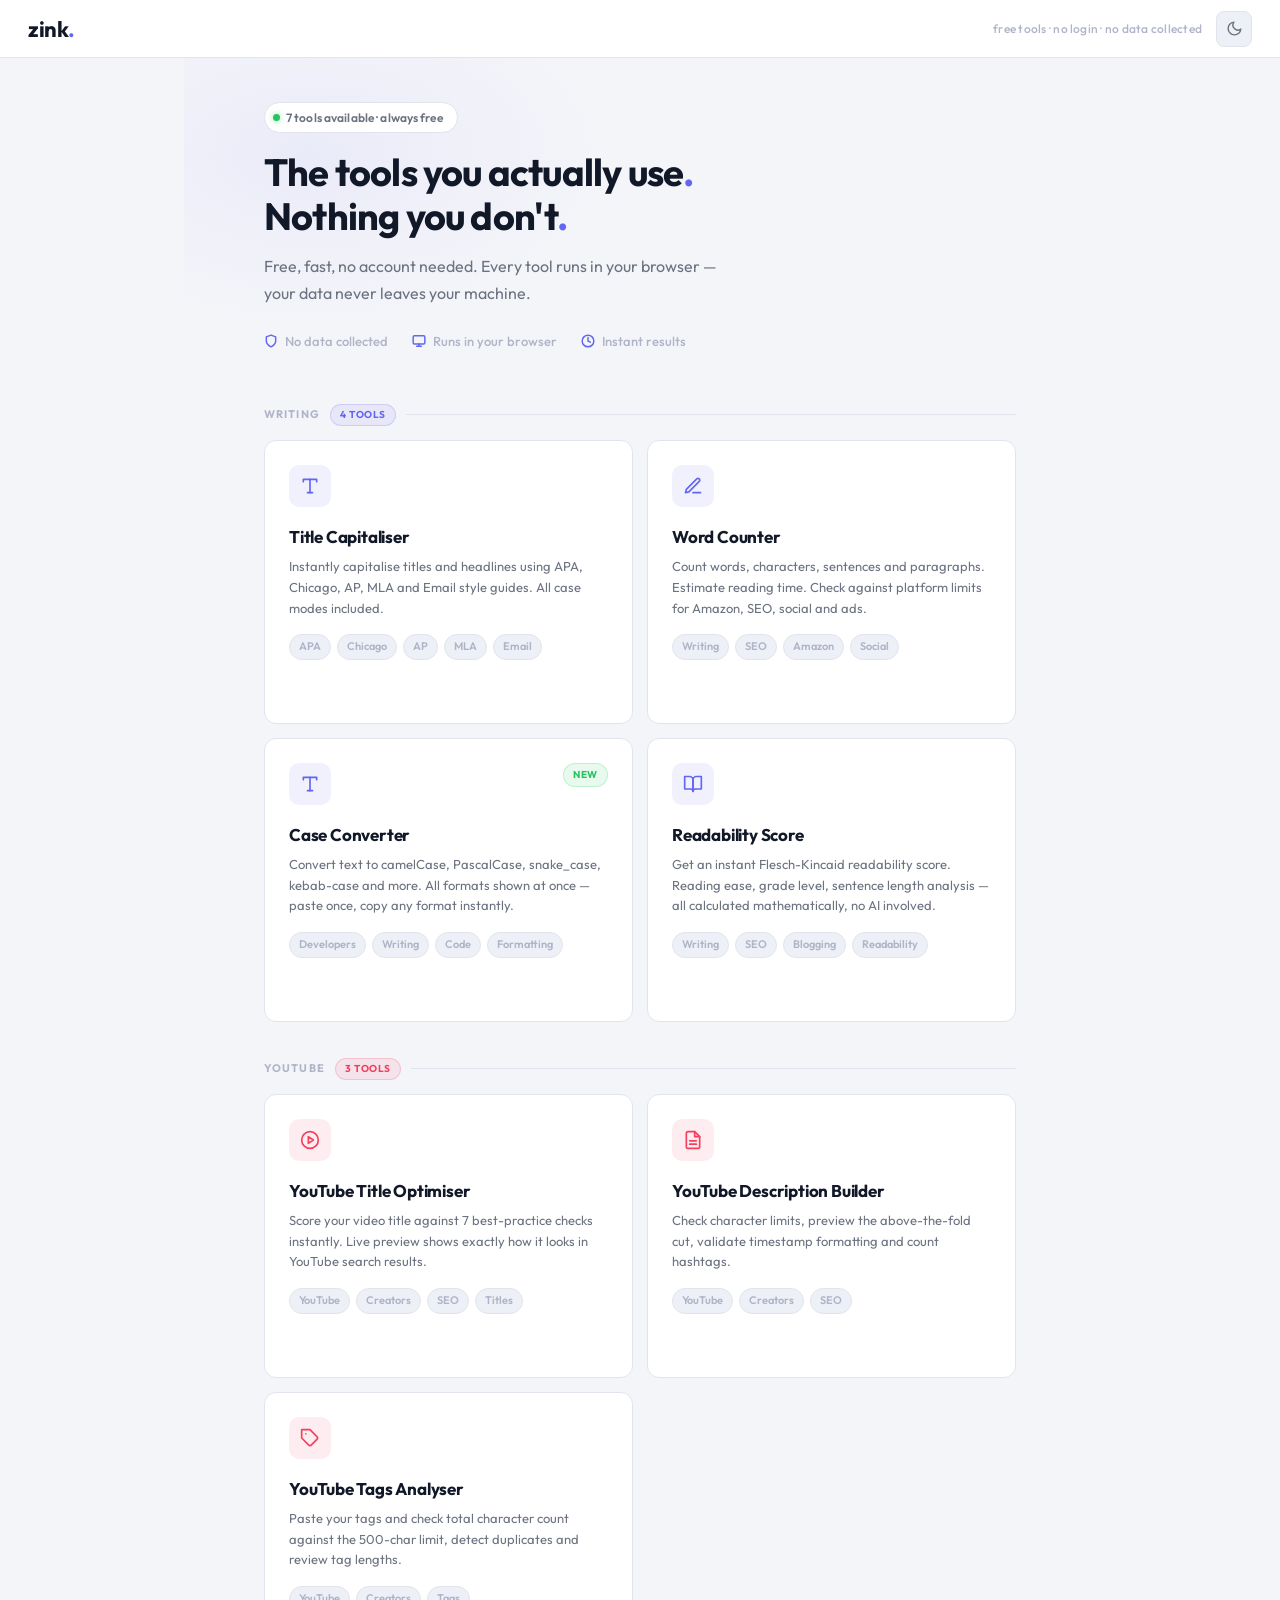
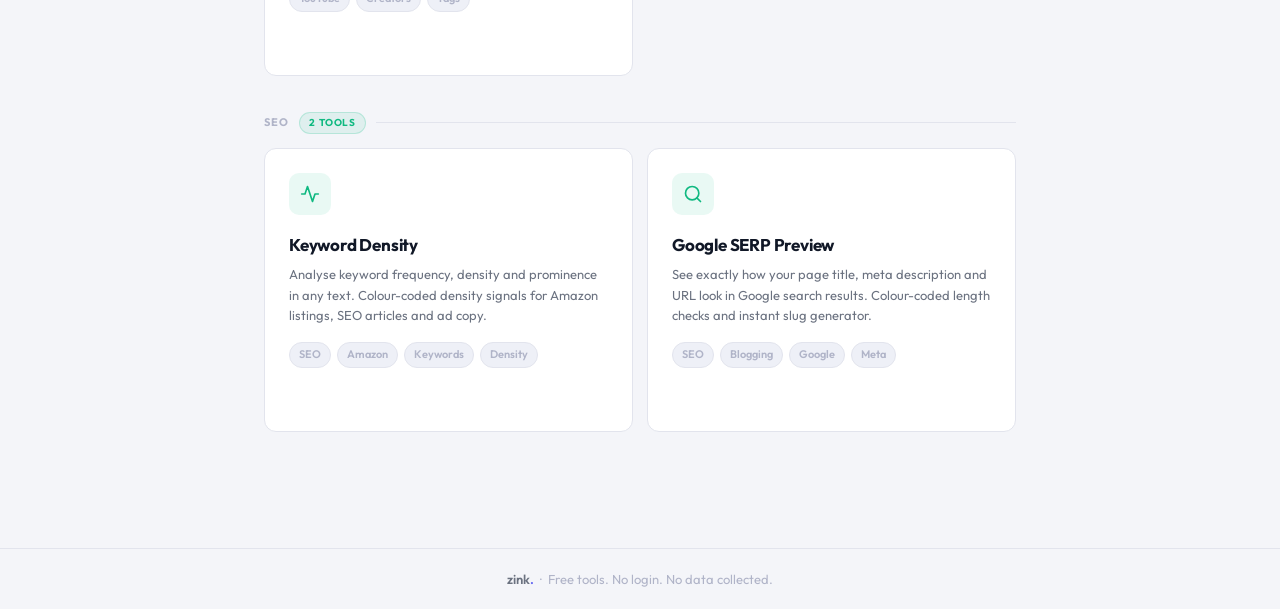
<file: index.html>
<!DOCTYPE html>
<html lang="en" data-theme="dark">
<head>
  <meta charset="UTF-8" />
  <meta name="viewport" content="width=device-width, initial-scale=1.0" />
  <meta name="description" content="Free online tools for writers, sellers and marketers. Title capitaliser, Amazon listing builder, word counter and more. No login, no data collected — everything runs in your browser." />
  <meta name="robots" content="index, follow" />
  <title>Free Online Tools for Writers & Sellers | zink.</title>
  <!-- Open Graph -->
  <meta property="og:type" content="website" />
  <meta property="og:url" content="https://gotzink.com/" />
  <meta property="og:title" content="zink. — Free Online Tools" />
  <meta property="og:description" content="Free tools for writers, sellers and marketers. Title capitaliser, Amazon listing builder, word counter and more. No login, no data collected." />
  <meta property="og:image" content="https://gotzink.com/og-image.svg" />
  <meta name="twitter:card" content="summary_large_image" />
  <meta name="twitter:title" content="zink. — Free Online Tools" />
  <meta name="twitter:description" content="Free tools for writers, sellers and marketers. No login, no data collected." />
  <meta name="twitter:image" content="https://gotzink.com/og-image.svg" />
  <link rel="icon" type="image/svg+xml" href="favicon.svg" />
  <link rel="preconnect" href="https://fonts.googleapis.com" />
  <link rel="preconnect" href="https://fonts.gstatic.com" crossorigin />
  <link href="https://fonts.googleapis.com/css2?family=Outfit:wght@400;500;600;700&display=swap" rel="stylesheet" />
  <script async src="https://www.googletagmanager.com/gtag/js?id=G-XY13QWYYQ4"></script>
  <script>window.dataLayer=window.dataLayer||[];function gtag(){dataLayer.push(arguments);}gtag('js',new Date());gtag('config','G-XY13QWYYQ4');</script>
  <link rel="stylesheet" href="css/main.css" />
  <style>
    /* ── Hero ── */
    .hero{margin-bottom:52px;position:relative}
    .hero::before{content:'';position:absolute;top:-60px;left:-80px;width:420px;height:280px;background:radial-gradient(ellipse at 30% 40%,rgba(99,102,241,0.07) 0%,transparent 70%);pointer-events:none;z-index:0}
    .hero>*{position:relative;z-index:1}
    .hero-title{font-size:38px;font-weight:700;letter-spacing:-.8px;color:var(--text);line-height:1.15;margin-bottom:14px}
    .hero-title span{color:var(--accent)}
    .hero-sub{font-size:16px;color:var(--text-muted);max-width:480px;line-height:1.7}
    /* ── Tool grid ── */
    .tools-grid{display:grid;grid-template-columns:1fr 1fr;gap:14px}
    /* ── Tool cards ── */
    .tool-card{background:var(--surface);border:1px solid var(--border);border-radius:var(--radius);padding:24px;cursor:pointer;text-align:left;text-decoration:none;color:inherit;display:block;transition:border-color var(--ease),transform var(--ease),box-shadow var(--ease)}
    .cat-writing .tool-card:hover{border-color:var(--cat-writing);box-shadow:0 0 0 3px var(--cat-writing-glow),0 4px 16px rgba(0,0,0,0.2);transform:translateY(-2px)}
    .cat-youtube .tool-card:hover{border-color:var(--cat-youtube);box-shadow:0 0 0 3px var(--cat-youtube-glow),0 4px 16px rgba(0,0,0,0.2);transform:translateY(-2px)}
    .cat-seo     .tool-card:hover{border-color:var(--cat-seo);box-shadow:0 0 0 3px var(--cat-seo-glow),0 4px 16px rgba(0,0,0,0.2);transform:translateY(-2px)}
    .tool-card.coming-soon{opacity:.5;cursor:default;border-style:dashed}
    .tool-card.coming-soon:hover{border-color:var(--border);transform:none;box-shadow:none}
    .tool-card-top{display:flex;align-items:flex-start;justify-content:space-between;margin-bottom:16px}
    /* ── Category-coloured icons ── */
    .tool-icon{width:42px;height:42px;border-radius:10px;display:flex;align-items:center;justify-content:center;flex-shrink:0;transition:transform var(--ease)}
    .tool-card:hover .tool-icon{transform:scale(1.08)}
    .cat-writing .tool-icon{background:var(--cat-writing-dim);color:var(--cat-writing)}
    .cat-youtube .tool-icon{background:var(--cat-youtube-dim);color:var(--cat-youtube)}
    .cat-seo     .tool-icon{background:var(--cat-seo-dim);color:var(--cat-seo)}
    .tool-icon.muted{background:var(--surface2);color:var(--text-faint)}
    .new-badge{font-size:10px;font-weight:700;padding:3px 9px;border-radius:20px;letter-spacing:.06em;text-transform:uppercase;background:rgba(34,197,94,0.1);color:var(--success);border:1px solid rgba(34,197,94,0.2)}
    .soon-badge{font-size:10px;font-weight:700;padding:3px 9px;border-radius:20px;letter-spacing:.06em;text-transform:uppercase;background:var(--surface2);color:var(--text-faint);border:1px solid var(--border)}
    .tool-name{font-size:17px;font-weight:700;color:var(--text);margin-bottom:6px;letter-spacing:-.2px}
    .tool-card.coming-soon .tool-name{color:var(--text-muted)}
    .tool-desc{font-size:13px;color:var(--text-muted);line-height:1.6;margin-bottom:16px}
    .tool-tags{display:flex;gap:6px;flex-wrap:wrap}
    .tag{font-size:11px;font-weight:600;padding:3px 9px;border-radius:20px;background:var(--surface2);color:var(--text-faint);border:1px solid var(--border)}
    /* ── Category-coloured arrows ── */
    .tool-arrow{margin-top:18px;display:flex;align-items:center;gap:6px;font-size:13px;font-weight:600;opacity:0;transition:opacity var(--ease),gap var(--ease)}
    .tool-card:hover .tool-arrow{opacity:1;gap:8px}
    .cat-writing .tool-arrow{color:var(--cat-writing)}
    .cat-youtube .tool-arrow{color:var(--cat-youtube)}
    .cat-seo     .tool-arrow{color:var(--cat-seo)}
    @media(max-width:600px){.tools-grid{grid-template-columns:1fr}.hero-title{font-size:28px}}
  </style>
</head>
<body>
  <header class="header">
    <a href="/" onclick="window.location.reload();return false;" class="logo">zink<span>.</span></a>
    <div class="header-right">
      <span class="header-tagline">free tools · no login · no data collected</span>
      <button class="theme-btn" id="theme-btn" aria-label="Toggle theme">
        <svg id="icon-sun" width="17" height="17" viewBox="0 0 24 24" fill="none" stroke="currentColor" stroke-width="2" stroke-linecap="round" stroke-linejoin="round"><circle cx="12" cy="12" r="5"/><line x1="12" y1="1" x2="12" y2="3"/><line x1="12" y1="21" x2="12" y2="23"/><line x1="4.22" y1="4.22" x2="5.64" y2="5.64"/><line x1="18.36" y1="18.36" x2="19.78" y2="19.78"/><line x1="1" y1="12" x2="3" y2="12"/><line x1="21" y1="12" x2="23" y2="12"/><line x1="4.22" y1="19.78" x2="5.64" y2="18.36"/><line x1="18.36" y1="5.64" x2="19.78" y2="4.22"/></svg>
        <svg id="icon-moon" width="17" height="17" viewBox="0 0 24 24" fill="none" stroke="currentColor" stroke-width="2" stroke-linecap="round" stroke-linejoin="round" style="display:none"><path d="M21 12.79A9 9 0 1 1 11.21 3 7 7 0 0 0 21 12.79z"/></svg>
      </button>
    </div>
  </header>

  <main>
    <div class="hero">
      <div class="hero-pill">
        <span class="hero-pill-dot"></span>
        7 tools available · always free
      </div>
      <h1 class="hero-title">The tools you actually use<span>.</span><br>Nothing you don't<span>.</span></h1>
      <p class="hero-sub">Free, fast, no account needed. Every tool runs in your browser — your data never leaves your machine.</p>
      <div class="hero-stats">
        <div class="hero-stat">
          <svg width="14" height="14" viewBox="0 0 24 24" fill="none" stroke="currentColor" stroke-width="2.5" stroke-linecap="round" stroke-linejoin="round"><path d="M12 22s8-4 8-10V5l-8-3-8 3v7c0 6 8 10 8 10z"/></svg>
          No data collected
        </div>
        <div class="hero-stat">
          <svg width="14" height="14" viewBox="0 0 24 24" fill="none" stroke="currentColor" stroke-width="2.5" stroke-linecap="round" stroke-linejoin="round"><rect x="2" y="3" width="20" height="14" rx="2"/><path d="M8 21h8M12 17v4"/></svg>
          Runs in your browser
        </div>
        <div class="hero-stat">
          <svg width="14" height="14" viewBox="0 0 24 24" fill="none" stroke="currentColor" stroke-width="2.5" stroke-linecap="round" stroke-linejoin="round"><circle cx="12" cy="12" r="10"/><polyline points="12 6 12 12 16 14"/></svg>
          Instant results
        </div>
      </div>
    </div>

    <div class="category-section cat-writing">
      <div class="category-heading">
        <span class="category-label">Writing</span>
        <span class="category-pill">4 tools</span>
        <span class="category-line"></span>
      </div>
      <div class="tools-grid">

        <a href="capitaliser.html" class="tool-card">
          <div class="tool-card-top">
            <div class="tool-icon">
              <svg width="20" height="20" viewBox="0 0 24 24" fill="none" stroke="currentColor" stroke-width="2" stroke-linecap="round" stroke-linejoin="round"><polyline points="4 7 4 4 20 4 20 7"/><line x1="9" y1="20" x2="15" y2="20"/><line x1="12" y1="4" x2="12" y2="20"/></svg>
            </div>
          </div>
          <div class="tool-name">Title Capitaliser</div>
          <div class="tool-desc">Instantly capitalise titles and headlines using APA, Chicago, AP, MLA and Email style guides. All case modes included.</div>
          <div class="tool-tags"><span class="tag">APA</span><span class="tag">Chicago</span><span class="tag">AP</span><span class="tag">MLA</span><span class="tag">Email</span></div>
          <div class="tool-arrow">Open tool <svg width="14" height="14" viewBox="0 0 24 24" fill="none" stroke="currentColor" stroke-width="2.5" stroke-linecap="round" stroke-linejoin="round"><line x1="5" y1="12" x2="19" y2="12"/><polyline points="12 5 19 12 12 19"/></svg></div>
        </a>

        <a href="word-counter.html" class="tool-card">
          <div class="tool-card-top">
            <div class="tool-icon">
              <svg width="20" height="20" viewBox="0 0 24 24" fill="none" stroke="currentColor" stroke-width="2" stroke-linecap="round" stroke-linejoin="round"><path d="M12 20h9"/><path d="M16.5 3.5a2.121 2.121 0 0 1 3 3L7 19l-4 1 1-4L16.5 3.5z"/></svg>
            </div>
          </div>
          <div class="tool-name">Word Counter</div>
          <div class="tool-desc">Count words, characters, sentences and paragraphs. Estimate reading time. Check against platform limits for Amazon, SEO, social and ads.</div>
          <div class="tool-tags"><span class="tag">Writing</span><span class="tag">SEO</span><span class="tag">Amazon</span><span class="tag">Social</span></div>
          <div class="tool-arrow">Open tool <svg width="14" height="14" viewBox="0 0 24 24" fill="none" stroke="currentColor" stroke-width="2.5" stroke-linecap="round" stroke-linejoin="round"><line x1="5" y1="12" x2="19" y2="12"/><polyline points="12 5 19 12 12 19"/></svg></div>
        </a>

        <a href="case-converter.html" class="tool-card">
          <div class="tool-card-top">
            <div class="tool-icon">
              <svg width="20" height="20" viewBox="0 0 24 24" fill="none" stroke="currentColor" stroke-width="2" stroke-linecap="round" stroke-linejoin="round"><polyline points="4 7 4 4 20 4 20 7"/><line x1="9" y1="20" x2="15" y2="20"/><line x1="12" y1="4" x2="12" y2="20"/></svg>
            </div>
            <span class="new-badge">New</span>
          </div>
          <div class="tool-name">Case Converter</div>
          <div class="tool-desc">Convert text to camelCase, PascalCase, snake_case, kebab-case and more. All formats shown at once — paste once, copy any format instantly.</div>
          <div class="tool-tags"><span class="tag">Developers</span><span class="tag">Writing</span><span class="tag">Code</span><span class="tag">Formatting</span></div>
          <div class="tool-arrow">Open tool <svg width="14" height="14" viewBox="0 0 24 24" fill="none" stroke="currentColor" stroke-width="2.5" stroke-linecap="round" stroke-linejoin="round"><line x1="5" y1="12" x2="19" y2="12"/><polyline points="12 5 19 12 12 19"/></svg></div>
        </a>

        <a href="readability.html" class="tool-card">
          <div class="tool-card-top">
            <div class="tool-icon">
              <svg width="20" height="20" viewBox="0 0 24 24" fill="none" stroke="currentColor" stroke-width="2" stroke-linecap="round" stroke-linejoin="round"><path d="M2 3h6a4 4 0 0 1 4 4v14a3 3 0 0 0-3-3H2z"/><path d="M22 3h-6a4 4 0 0 0-4 4v14a3 3 0 0 1 3-3h7z"/></svg>
            </div>
          </div>
          <div class="tool-name">Readability Score</div>
          <div class="tool-desc">Get an instant Flesch-Kincaid readability score. Reading ease, grade level, sentence length analysis — all calculated mathematically, no AI involved.</div>
          <div class="tool-tags"><span class="tag">Writing</span><span class="tag">SEO</span><span class="tag">Blogging</span><span class="tag">Readability</span></div>
          <div class="tool-arrow">Open tool <svg width="14" height="14" viewBox="0 0 24 24" fill="none" stroke="currentColor" stroke-width="2.5" stroke-linecap="round" stroke-linejoin="round"><line x1="5" y1="12" x2="19" y2="12"/><polyline points="12 5 19 12 12 19"/></svg></div>
        </a>

      </div>
    </div>

    <div class="category-section cat-youtube">
      <div class="category-heading">
        <span class="category-label">YouTube</span>
        <span class="category-pill">3 tools</span>
        <span class="category-line"></span>
      </div>
      <div class="tools-grid">

        <a href="youtube-title.html" class="tool-card">
          <div class="tool-card-top">
            <div class="tool-icon">
              <svg width="20" height="20" viewBox="0 0 24 24" fill="none" stroke="currentColor" stroke-width="2" stroke-linecap="round" stroke-linejoin="round"><circle cx="12" cy="12" r="10"/><polygon points="10 8 16 12 10 16 10 8"/></svg>
            </div>
          </div>
          <div class="tool-name">YouTube Title Optimiser</div>
          <div class="tool-desc">Score your video title against 7 best-practice checks instantly. Live preview shows exactly how it looks in YouTube search results.</div>
          <div class="tool-tags"><span class="tag">YouTube</span><span class="tag">Creators</span><span class="tag">SEO</span><span class="tag">Titles</span></div>
          <div class="tool-arrow">Open tool <svg width="14" height="14" viewBox="0 0 24 24" fill="none" stroke="currentColor" stroke-width="2.5" stroke-linecap="round" stroke-linejoin="round"><line x1="5" y1="12" x2="19" y2="12"/><polyline points="12 5 19 12 12 19"/></svg></div>
        </a>

        <a href="youtube-description.html" class="tool-card">
          <div class="tool-card-top">
            <div class="tool-icon">
              <svg width="20" height="20" viewBox="0 0 24 24" fill="none" stroke="currentColor" stroke-width="2" stroke-linecap="round" stroke-linejoin="round"><path d="M14 2H6a2 2 0 0 0-2 2v16a2 2 0 0 0 2 2h12a2 2 0 0 0 2-2V8z"/><polyline points="14 2 14 8 20 8"/><line x1="16" y1="13" x2="8" y2="13"/><line x1="16" y1="17" x2="8" y2="17"/></svg>
            </div>
          </div>
          <div class="tool-name">YouTube Description Builder</div>
          <div class="tool-desc">Check character limits, preview the above-the-fold cut, validate timestamp formatting and count hashtags.</div>
          <div class="tool-tags"><span class="tag">YouTube</span><span class="tag">Creators</span><span class="tag">SEO</span></div>
          <div class="tool-arrow">Open tool <svg width="14" height="14" viewBox="0 0 24 24" fill="none" stroke="currentColor" stroke-width="2.5" stroke-linecap="round" stroke-linejoin="round"><line x1="5" y1="12" x2="19" y2="12"/><polyline points="12 5 19 12 12 19"/></svg></div>
        </a>

        <a href="youtube-tags.html" class="tool-card">
          <div class="tool-card-top">
            <div class="tool-icon">
              <svg width="20" height="20" viewBox="0 0 24 24" fill="none" stroke="currentColor" stroke-width="2" stroke-linecap="round" stroke-linejoin="round"><path d="M20.59 13.41l-7.17 7.17a2 2 0 0 1-2.83 0L2 12V2h10l8.59 8.59a2 2 0 0 1 0 2.82z"/><line x1="7" y1="7" x2="7.01" y2="7"/></svg>
            </div>
          </div>
          <div class="tool-name">YouTube Tags Analyser</div>
          <div class="tool-desc">Paste your tags and check total character count against the 500-char limit, detect duplicates and review tag lengths.</div>
          <div class="tool-tags"><span class="tag">YouTube</span><span class="tag">Creators</span><span class="tag">Tags</span></div>
          <div class="tool-arrow">Open tool <svg width="14" height="14" viewBox="0 0 24 24" fill="none" stroke="currentColor" stroke-width="2.5" stroke-linecap="round" stroke-linejoin="round"><line x1="5" y1="12" x2="19" y2="12"/><polyline points="12 5 19 12 12 19"/></svg></div>
        </a>

      </div>
    </div>

    <div class="category-section cat-seo">
      <div class="category-heading">
        <span class="category-label">SEO</span>
        <span class="category-pill">2 tools</span>
        <span class="category-line"></span>
      </div>
      <div class="tools-grid">

        <a href="keyword-density.html" class="tool-card">
          <div class="tool-card-top">
            <div class="tool-icon">
              <svg width="20" height="20" viewBox="0 0 24 24" fill="none" stroke="currentColor" stroke-width="2" stroke-linecap="round" stroke-linejoin="round"><polyline points="22 12 18 12 15 21 9 3 6 12 2 12"/></svg>
            </div>
          </div>
          <div class="tool-name">Keyword Density</div>
          <div class="tool-desc">Analyse keyword frequency, density and prominence in any text. Colour-coded density signals for Amazon listings, SEO articles and ad copy.</div>
          <div class="tool-tags"><span class="tag">SEO</span><span class="tag">Amazon</span><span class="tag">Keywords</span><span class="tag">Density</span></div>
          <div class="tool-arrow">Open tool <svg width="14" height="14" viewBox="0 0 24 24" fill="none" stroke="currentColor" stroke-width="2.5" stroke-linecap="round" stroke-linejoin="round"><line x1="5" y1="12" x2="19" y2="12"/><polyline points="12 5 19 12 12 19"/></svg></div>
        </a>

        <a href="serp-preview.html" class="tool-card">
          <div class="tool-card-top">
            <div class="tool-icon">
              <svg width="20" height="20" viewBox="0 0 24 24" fill="none" stroke="currentColor" stroke-width="2" stroke-linecap="round" stroke-linejoin="round"><circle cx="11" cy="11" r="8"/><line x1="21" y1="21" x2="16.65" y2="16.65"/></svg>
            </div>
          </div>
          <div class="tool-name">Google SERP Preview</div>
          <div class="tool-desc">See exactly how your page title, meta description and URL look in Google search results. Colour-coded length checks and instant slug generator.</div>
          <div class="tool-tags"><span class="tag">SEO</span><span class="tag">Blogging</span><span class="tag">Google</span><span class="tag">Meta</span></div>
          <div class="tool-arrow">Open tool <svg width="14" height="14" viewBox="0 0 24 24" fill="none" stroke="currentColor" stroke-width="2.5" stroke-linecap="round" stroke-linejoin="round"><line x1="5" y1="12" x2="19" y2="12"/><polyline points="12 5 19 12 12 19"/></svg></div>
        </a>

      </div>
    </div>
  </main>

  <footer>
    <span class="logo-text">zink</span><span class="logo-dot">.</span>
    &nbsp;·&nbsp; Free tools. No login. No data collected.
  </footer>

  <script>
    const root=document.documentElement,themeBtn=document.getElementById('theme-btn'),sunIcon=document.getElementById('icon-sun'),moonIcon=document.getElementById('icon-moon');
    function applyTheme(t){root.setAttribute('data-theme',t);try{localStorage.setItem('zink-theme',t)}catch(e){}sunIcon.style.display=t==='dark'?'block':'none';moonIcon.style.display=t==='light'?'block':'none';}
    const saved=()=>{try{return localStorage.getItem('zink-theme')}catch(e){return null}};
    applyTheme(saved()||(window.matchMedia('(prefers-color-scheme:light)').matches?'light':'dark'));
    themeBtn.addEventListener('click',()=>applyTheme(root.getAttribute('data-theme')==='dark'?'light':'dark'));
  </script>
</body>
</html>
</file>
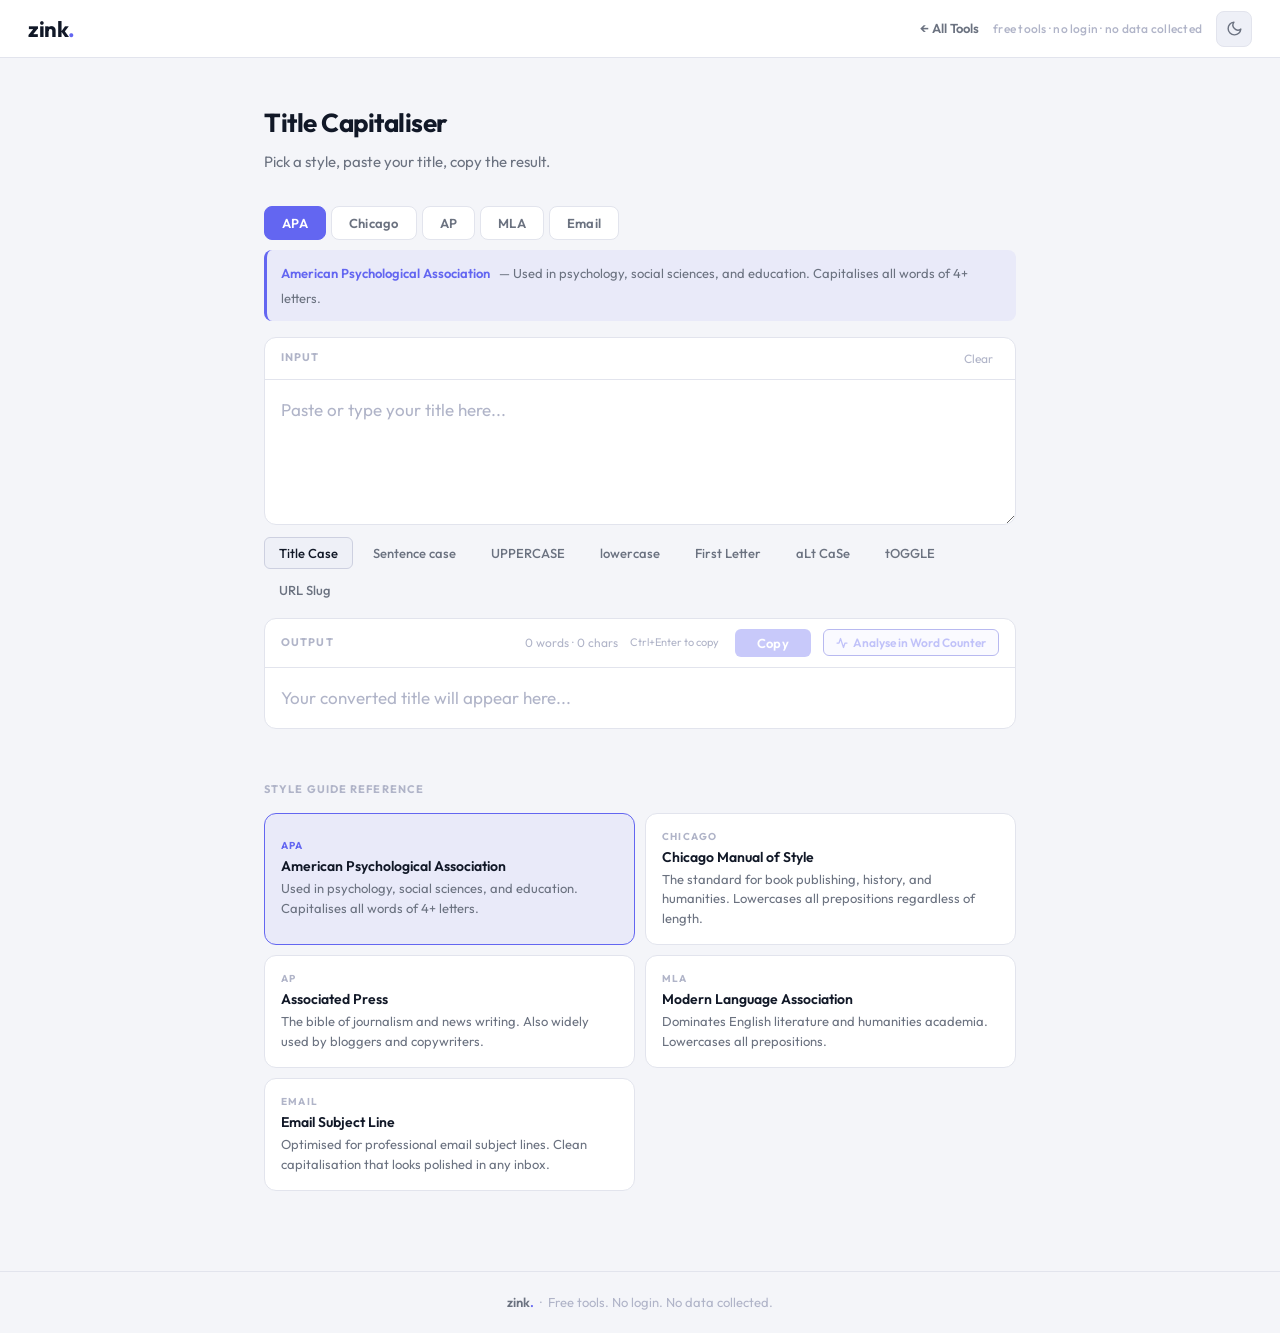
<file: capitaliser.html>
<!DOCTYPE html>
<html lang="en" data-theme="dark">
<head>
  <meta charset="UTF-8" />
  <meta name="viewport" content="width=device-width, initial-scale=1.0" />
  <meta name="description" content="Free title capitalisation tool supporting APA, Chicago, AP, MLA and Email style guides. Sentence case, UPPERCASE, lowercase and more. No login, no data collected." />
  <meta name="robots" content="index, follow" />
  <title>Free Title Capitaliser — APA, Chicago, AP, MLA | zink.</title>
  <!-- Open Graph -->
  <meta property="og:type" content="website" />
  <meta property="og:url" content="https://gotzink.com/capitaliser.html" />
  <meta property="og:title" content="Free Title Capitaliser — APA, Chicago, AP, MLA" />
  <meta property="og:description" content="Instantly capitalise titles using APA, Chicago, AP, MLA and Email style guides. Sentence case, UPPERCASE, lowercase and more. Free, no login." />
  <meta property="og:image" content="https://gotzink.com/og-image.svg" />
  <meta name="twitter:card" content="summary_large_image" />
  <meta name="twitter:title" content="Free Title Capitaliser — APA, Chicago, AP, MLA | zink." />
  <meta name="twitter:description" content="Instantly capitalise titles using APA, Chicago, AP, MLA and Email style guides. Free, no login." />
  <meta name="twitter:image" content="https://gotzink.com/og-image.svg" />
  <!-- Google Analytics -->
  <script async src="https://www.googletagmanager.com/gtag/js?id=G-XY13QWYYQ4"></script>
  <script>
    window.dataLayer = window.dataLayer || [];
    function gtag(){dataLayer.push(arguments);}
    gtag('js', new Date());
    gtag('config', 'G-XY13QWYYQ4');
  </script>
  <link rel="icon" type="image/svg+xml" href="favicon.svg" />
  <link rel="preconnect" href="https://fonts.googleapis.com" />
  <link rel="preconnect" href="https://fonts.gstatic.com" crossorigin />
  <link href="https://fonts.googleapis.com/css2?family=Outfit:wght@400;500;600;700&display=swap" rel="stylesheet" />
  <link rel="stylesheet" href="css/main.css" />
  <style>
    .analyse-btn { padding: 5px 12px; border-radius: var(--radius-xs); font-size: 12px; font-weight: 600; font-family: var(--font); cursor: pointer; border: 1px solid var(--accent-hover); background: var(--accent-dim); color: var(--accent); transition: all var(--ease); display: flex; align-items: center; gap: 5px; white-space: nowrap; }
    .analyse-btn:hover:not(:disabled) { background: var(--accent); color: #fff; border-color: var(--accent); }
    .analyse-btn:disabled { opacity: 0.4; cursor: default; }
    .analyse-btn svg { flex-shrink: 0; }
    /* Context strip */
    .context-strip{display:flex;align-items:center;justify-content:space-between;gap:12px;padding:12px 16px;background:var(--accent-dim);border:1px solid rgba(99,102,241,0.3);border-radius:var(--radius-sm);margin-bottom:20px;animation:slideIn 0.25s ease}
    @keyframes slideIn{from{opacity:0;transform:translateY(-6px)}to{opacity:1;transform:translateY(0)}}
    .context-left{display:flex;align-items:center;gap:10px}
    .context-icon{width:32px;height:32px;border-radius:8px;background:var(--accent);display:flex;align-items:center;justify-content:center;flex-shrink:0}
    .context-title{font-size:13px;font-weight:700;color:var(--text)}
    .context-sub{font-size:12px;color:var(--text-muted)}
    .context-dismiss{background:none;border:none;cursor:pointer;color:var(--text-faint);font-size:20px;line-height:1;padding:4px 6px;border-radius:4px;transition:color var(--ease);font-family:var(--font)}
    .context-dismiss:hover{color:var(--text)}
  </style>
</head>
<body>

  <!-- ── Header ─────────────────────────────────────────── -->
  <header class="header">
    <a href="/" class="logo">zink<span>.</span></a>
    <div class="header-right">
      <a href="/" class="back-link">← All Tools</a>
      <span class="tagline">free tools · no login · no data collected</span>
      <button class="theme-btn" id="theme-btn" aria-label="Toggle theme">
        <svg id="icon-sun" width="17" height="17" viewBox="0 0 24 24" fill="none"
             stroke="currentColor" stroke-width="2" stroke-linecap="round" stroke-linejoin="round">
          <circle cx="12" cy="12" r="5"/>
          <line x1="12" y1="1" x2="12" y2="3"/><line x1="12" y1="21" x2="12" y2="23"/>
          <line x1="4.22" y1="4.22" x2="5.64" y2="5.64"/><line x1="18.36" y1="18.36" x2="19.78" y2="19.78"/>
          <line x1="1" y1="12" x2="3" y2="12"/><line x1="21" y1="12" x2="23" y2="12"/>
          <line x1="4.22" y1="19.78" x2="5.64" y2="18.36"/><line x1="18.36" y1="5.64" x2="19.78" y2="4.22"/>
        </svg>
        <svg id="icon-moon" width="17" height="17" viewBox="0 0 24 24" fill="none"
             stroke="currentColor" stroke-width="2" stroke-linecap="round" stroke-linejoin="round"
             style="display:none">
          <path d="M21 12.79A9 9 0 1 1 11.21 3 7 7 0 0 0 21 12.79z"/>
        </svg>
      </button>
    </div>
  </header>

  <!-- ── Main ───────────────────────────────────────────── -->
  <main>

    <!-- Context strip — shown when arriving from YouTube Title Optimiser -->
    <div class="context-strip" id="context-strip" style="display:none">
      <div class="context-left">
        <div class="context-icon">
          <svg width="16" height="16" viewBox="0 0 24 24" fill="none" stroke="white" stroke-width="2.5" stroke-linecap="round" stroke-linejoin="round"><polygon points="5 3 19 12 5 21 5 3"/></svg>
        </div>
        <div>
          <div class="context-title" id="context-title">Sent from YouTube Title Optimiser</div>
          <div class="context-sub" id="context-sub">Text loaded — pick your style above</div>
        </div>
      </div>
      <button class="context-dismiss" id="context-dismiss" aria-label="Dismiss">×</button>
    </div>

    <div class="tool-header">
      <h1 class="tool-title">Title Capitaliser</h1>
      <p class="tool-subtitle">Pick a style, paste your title, copy the result.</p>
    </div>

    <!-- Style guide tabs -->
    <div class="style-tabs" role="tablist">
      <button class="style-tab" data-style="APA"     role="tab">APA</button>
      <button class="style-tab" data-style="Chicago" role="tab">Chicago</button>
      <button class="style-tab" data-style="AP"      role="tab">AP</button>
      <button class="style-tab" data-style="MLA"     role="tab">MLA</button>
      <button class="style-tab" data-style="Email"   role="tab">Email</button>
    </div>

    <!-- Active style description -->
    <div class="style-desc">
      <span class="style-desc-name" id="style-desc-name"></span>
      <span class="style-desc-text" id="style-desc-text"></span>
    </div>

    <!-- Input -->
    <div class="card">
      <div class="card-label-row">
        <span class="card-label">Input</span>
        <button class="clear-btn" id="clear-btn">Clear</button>
      </div>
      <textarea
        id="input-text"
        placeholder="Paste or type your title here..."
        rows="4"
        spellcheck="false"
        aria-label="Title input"
      ></textarea>
    </div>

    <!-- Case mode buttons -->
    <div class="mode-row" role="group" aria-label="Case mode">
      <button class="mode-btn" data-mode="title"   >Title Case</button>
      <button class="mode-btn" data-mode="sentence">Sentence case</button>
      <button class="mode-btn" data-mode="upper"   >UPPERCASE</button>
      <button class="mode-btn" data-mode="lower"   >lowercase</button>
      <button class="mode-btn" data-mode="first"   >First Letter</button>
      <button class="mode-btn" data-mode="alt"     >aLt CaSe</button>
      <button class="mode-btn" data-mode="toggle"  >tOGGLE</button>
      <button class="mode-btn" data-mode="slug"    >URL Slug</button>
    </div>

    <!-- Output -->
    <div class="card">
      <div class="card-label-row">
        <span class="card-label">Output</span>
        <div class="output-meta">
          <span class="word-count" id="word-count">0 words · 0 chars</span>
          <span style="font-size:11px;color:var(--text-faint);margin-right:4px" title="Keyboard shortcut to copy">Ctrl+Enter to copy</span>
          <button class="copy-btn" id="copy-btn" disabled>Copy</button>
          <button class="analyse-btn" id="analyse-btn" disabled><svg width="12" height="12" viewBox="0 0 24 24" fill="none" stroke="currentColor" stroke-width="2.5" stroke-linecap="round" stroke-linejoin="round"><polyline points="22 12 18 12 15 21 9 3 6 12 2 12"/></svg>Analyse in Word Counter</button>
        </div>
      </div>
      <div id="output-text" aria-live="polite">
        Your converted title will appear here...
      </div>
    </div>

    <!-- Style guide reference -->
    <section class="ref-section">
      <p class="ref-heading">Style Guide Reference</p>
      <div class="ref-grid">

        <button class="ref-card" data-style="APA">
          <span class="ref-card-id">APA</span>
          <div class="ref-card-name">American Psychological Association</div>
          <div class="ref-card-desc">Used in psychology, social sciences, and education. Capitalises all words of 4+ letters.</div>
        </button>

        <button class="ref-card" data-style="Chicago">
          <span class="ref-card-id">Chicago</span>
          <div class="ref-card-name">Chicago Manual of Style</div>
          <div class="ref-card-desc">The standard for book publishing, history, and humanities. Lowercases all prepositions regardless of length.</div>
        </button>

        <button class="ref-card" data-style="AP">
          <span class="ref-card-id">AP</span>
          <div class="ref-card-name">Associated Press</div>
          <div class="ref-card-desc">The bible of journalism and news writing. Also widely used by bloggers and copywriters.</div>
        </button>

        <button class="ref-card" data-style="MLA">
          <span class="ref-card-id">MLA</span>
          <div class="ref-card-name">Modern Language Association</div>
          <div class="ref-card-desc">Dominates English literature and humanities academia. Lowercases all prepositions.</div>
        </button>

        <button class="ref-card" data-style="Email">
          <span class="ref-card-id">Email</span>
          <div class="ref-card-name">Email Subject Line</div>
          <div class="ref-card-desc">Optimised for professional email subject lines. Clean capitalisation that looks polished in any inbox.</div>
        </button>

      </div>
    </section>

  </main>

  <!-- ── Footer ─────────────────────────────────────────── -->
  <footer>
    <span class="logo-text">zink</span><span class="logo-dot">.</span>
    &nbsp;·&nbsp; Free tools. No login. No data collected.
  </footer>

  <!-- Scripts: logic first, then UI wiring -->
  <script src="js/tools/capitalizer.js"></script>
  <script src="js/app.js"></script>

</body>
</html>
</file>
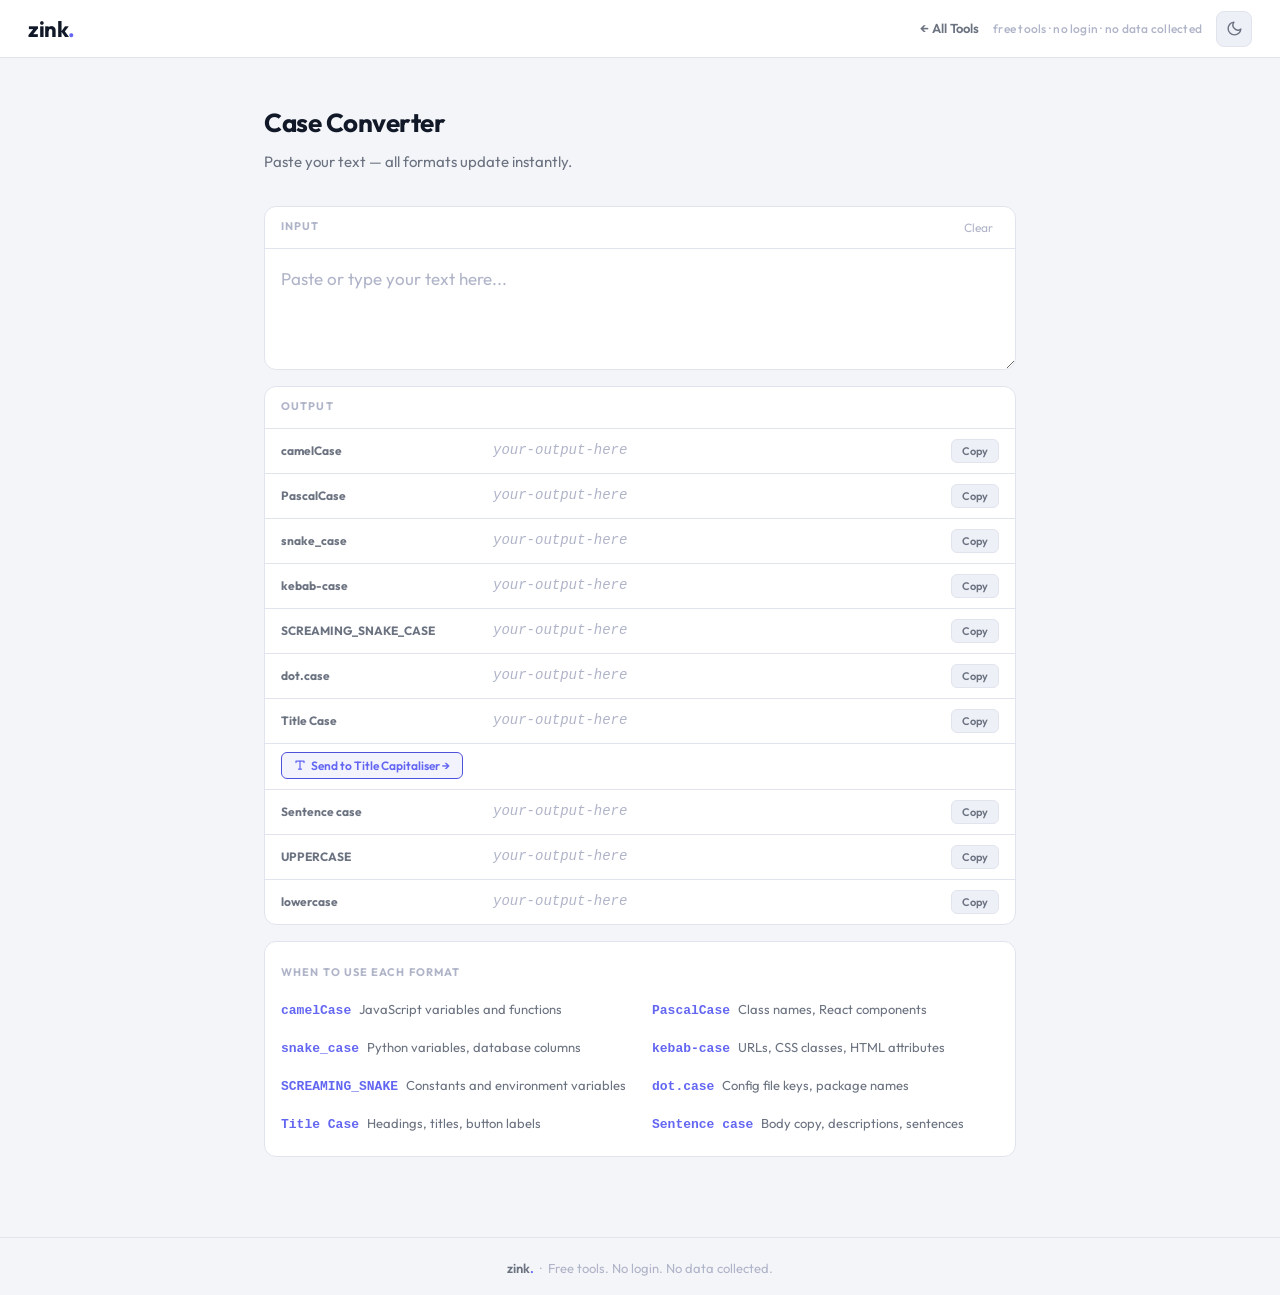
<file: case-converter.html>
<!DOCTYPE html>
<html lang="en" data-theme="dark">
<head>
  <meta charset="UTF-8" />
  <meta name="viewport" content="width=device-width, initial-scale=1.0" />
  <meta name="description" content="Instantly convert text to camelCase, PascalCase, snake_case, kebab-case, SCREAMING_SNAKE_CASE and more. All formats shown at once. Free, no login, no data collected." />
  <meta name="robots" content="index, follow" />
  <title>Free Case Converter — camelCase, snake_case, PascalCase &amp; More | zink.</title>
  <!-- Open Graph -->
  <meta property="og:type" content="website" />
  <meta property="og:url" content="https://gotzink.com/case-converter.html" />
  <meta property="og:title" content="Free Case Converter — camelCase, snake_case, PascalCase &amp; More" />
  <meta property="og:description" content="Instantly convert text to camelCase, PascalCase, snake_case, kebab-case, SCREAMING_SNAKE_CASE and more. All formats shown at once. Free, no login, no data collected." />
  <meta property="og:image" content="https://gotzink.com/og-image.svg" />
  <meta name="twitter:card" content="summary_large_image" />
  <meta name="twitter:title" content="Free Case Converter — camelCase, snake_case, PascalCase &amp; More | zink." />
  <meta name="twitter:description" content="Instantly convert text to camelCase, PascalCase, snake_case, kebab-case, SCREAMING_SNAKE_CASE and more. Free, no login." />
  <meta name="twitter:image" content="https://gotzink.com/og-image.svg" />
  <!-- Google Analytics -->
  <script async src="https://www.googletagmanager.com/gtag/js?id=G-XY13QWYYQ4"></script>
  <script>
    window.dataLayer = window.dataLayer || [];
    function gtag(){dataLayer.push(arguments);}
    gtag('js', new Date());
    gtag('config', 'G-XY13QWYYQ4');
  </script>
  <link rel="icon" type="image/svg+xml" href="favicon.svg" />
  <link rel="preconnect" href="https://fonts.googleapis.com" />
  <link rel="preconnect" href="https://fonts.gstatic.com" crossorigin />
  <link href="https://fonts.googleapis.com/css2?family=Outfit:wght@400;500;600;700&display=swap" rel="stylesheet" />
  <link rel="stylesheet" href="css/main.css" />
  <style>
    .analyse-btn { padding: 5px 12px; border-radius: var(--radius-xs); font-size: 12px; font-weight: 600; font-family: var(--font); cursor: pointer; border: 1px solid var(--accent-hover); background: var(--accent-dim); color: var(--accent); transition: all var(--ease); display: inline-flex; align-items: center; gap: 5px; white-space: nowrap; }
    .analyse-btn:hover { background: var(--accent); color: #fff; border-color: var(--accent); }

    /* Output rows */
    .output-rows { display: flex; flex-direction: column; }
    .output-row { display: flex; align-items: center; gap: 12px; padding: 10px 16px; border-bottom: 1px solid var(--border); }
    .output-row:last-child { border-bottom: none; }
    .row-label { font-size: 12px; font-weight: 700; color: var(--text-muted); min-width: 200px; flex-shrink: 0; }
    .row-value { flex: 1; font-size: 14px; color: var(--text); font-family: monospace; word-break: break-all; line-height: 1.5; }
    .row-value.empty { color: var(--text-faint); font-style: italic; }
    .row-copy-btn { flex-shrink: 0; padding: 4px 10px; font-size: 11px; font-weight: 600; font-family: var(--font); cursor: pointer; border: 1px solid var(--border); background: var(--surface2); color: var(--text-muted); border-radius: var(--radius-xs); transition: all var(--ease); white-space: nowrap; }
    .row-copy-btn:hover { border-color: var(--accent); color: var(--accent); background: var(--accent-dim); }
    .row-copy-btn.copied { background: var(--success-dim, rgba(34,197,94,0.12)); color: var(--success); border-color: var(--success); }

    .send-row { padding-top: 8px; }

    /* Info grid */
    main > * + * { margin-top: 16px; }
    .info-grid { display: grid; grid-template-columns: 1fr 1fr; gap: 6px 24px; }
    @media(max-width:600px) { .info-grid { grid-template-columns: 1fr; } .row-label { min-width: 160px; } }
    .info-item { display: flex; align-items: baseline; gap: 8px; padding: 5px 0; }
    .info-format { font-size: 13px; font-weight: 700; color: var(--accent); font-family: monospace; white-space: nowrap; }
    .info-desc { font-size: 13px; color: var(--text-muted); line-height: 1.5; }
  </style>
</head>
<body>

  <!-- ── Header ─────────────────────────────────────────── -->
  <header class="header">
    <a href="/" class="logo">zink<span>.</span></a>
    <div class="header-right">
      <a href="/" class="back-link">← All Tools</a>
      <span class="tagline">free tools · no login · no data collected</span>
      <button class="theme-btn" id="theme-btn" aria-label="Toggle theme">
        <svg id="icon-sun" width="17" height="17" viewBox="0 0 24 24" fill="none"
             stroke="currentColor" stroke-width="2" stroke-linecap="round" stroke-linejoin="round">
          <circle cx="12" cy="12" r="5"/>
          <line x1="12" y1="1" x2="12" y2="3"/><line x1="12" y1="21" x2="12" y2="23"/>
          <line x1="4.22" y1="4.22" x2="5.64" y2="5.64"/><line x1="18.36" y1="18.36" x2="19.78" y2="19.78"/>
          <line x1="1" y1="12" x2="3" y2="12"/><line x1="21" y1="12" x2="23" y2="12"/>
          <line x1="4.22" y1="19.78" x2="5.64" y2="18.36"/><line x1="18.36" y1="5.64" x2="19.78" y2="4.22"/>
        </svg>
        <svg id="icon-moon" width="17" height="17" viewBox="0 0 24 24" fill="none"
             stroke="currentColor" stroke-width="2" stroke-linecap="round" stroke-linejoin="round"
             style="display:none">
          <path d="M21 12.79A9 9 0 1 1 11.21 3 7 7 0 0 0 21 12.79z"/>
        </svg>
      </button>
    </div>
  </header>

  <!-- ── Main ───────────────────────────────────────────── -->
  <main>

    <div class="tool-header">
      <h1 class="tool-title">Case Converter</h1>
      <p class="tool-subtitle">Paste your text — all formats update instantly.</p>
    </div>

    <!-- Input -->
    <div class="card">
      <div class="card-label-row">
        <span class="card-label">Input</span>
        <button class="clear-btn" id="clear-btn">Clear</button>
      </div>
      <textarea
        id="input-text"
        placeholder="Paste or type your text here..."
        spellcheck="false"
        aria-label="Text input"
        style="min-height:120px"
      ></textarea>
    </div>

    <!-- Output -->
    <div class="card">
      <div class="card-label-row">
        <span class="card-label">Output</span>
      </div>
      <div class="output-rows" id="output-rows">

        <div class="output-row">
          <span class="row-label">camelCase</span>
          <span class="row-value empty" id="out-camel">your-output-here</span>
          <button class="row-copy-btn" data-target="out-camel">Copy</button>
        </div>

        <div class="output-row">
          <span class="row-label">PascalCase</span>
          <span class="row-value empty" id="out-pascal">your-output-here</span>
          <button class="row-copy-btn" data-target="out-pascal">Copy</button>
        </div>

        <div class="output-row">
          <span class="row-label">snake_case</span>
          <span class="row-value empty" id="out-snake">your-output-here</span>
          <button class="row-copy-btn" data-target="out-snake">Copy</button>
        </div>

        <div class="output-row">
          <span class="row-label">kebab-case</span>
          <span class="row-value empty" id="out-kebab">your-output-here</span>
          <button class="row-copy-btn" data-target="out-kebab">Copy</button>
        </div>

        <div class="output-row">
          <span class="row-label">SCREAMING_SNAKE_CASE</span>
          <span class="row-value empty" id="out-screaming">your-output-here</span>
          <button class="row-copy-btn" data-target="out-screaming">Copy</button>
        </div>

        <div class="output-row">
          <span class="row-label">dot.case</span>
          <span class="row-value empty" id="out-dot">your-output-here</span>
          <button class="row-copy-btn" data-target="out-dot">Copy</button>
        </div>

        <div class="output-row">
          <span class="row-label">Title Case</span>
          <span class="row-value empty" id="out-title">your-output-here</span>
          <button class="row-copy-btn" data-target="out-title">Copy</button>
        </div>

        <div class="output-row send-row" style="flex-wrap:wrap;gap:8px;">
          <button class="analyse-btn" id="send-to-capitaliser">
            <svg width="12" height="12" viewBox="0 0 24 24" fill="none" stroke="currentColor" stroke-width="2.5" stroke-linecap="round" stroke-linejoin="round"><polyline points="4 7 4 4 20 4 20 7"/><line x1="9" y1="20" x2="15" y2="20"/><line x1="12" y1="4" x2="12" y2="20"/></svg>
            Send to Title Capitaliser →
          </button>
        </div>

        <div class="output-row">
          <span class="row-label">Sentence case</span>
          <span class="row-value empty" id="out-sentence">your-output-here</span>
          <button class="row-copy-btn" data-target="out-sentence">Copy</button>
        </div>

        <div class="output-row">
          <span class="row-label">UPPERCASE</span>
          <span class="row-value empty" id="out-upper">your-output-here</span>
          <button class="row-copy-btn" data-target="out-upper">Copy</button>
        </div>

        <div class="output-row">
          <span class="row-label">lowercase</span>
          <span class="row-value empty" id="out-lower">your-output-here</span>
          <button class="row-copy-btn" data-target="out-lower">Copy</button>
        </div>

      </div>
    </div>

    <!-- When to use each format -->
    <div class="card" style="padding:16px;">
      <span class="card-label">When to use each format</span>
      <div class="info-grid" style="margin-top:12px;">
        <div class="info-item">
          <span class="info-format">camelCase</span>
          <span class="info-desc">JavaScript variables and functions</span>
        </div>
        <div class="info-item">
          <span class="info-format">PascalCase</span>
          <span class="info-desc">Class names, React components</span>
        </div>
        <div class="info-item">
          <span class="info-format">snake_case</span>
          <span class="info-desc">Python variables, database columns</span>
        </div>
        <div class="info-item">
          <span class="info-format">kebab-case</span>
          <span class="info-desc">URLs, CSS classes, HTML attributes</span>
        </div>
        <div class="info-item">
          <span class="info-format">SCREAMING_SNAKE</span>
          <span class="info-desc">Constants and environment variables</span>
        </div>
        <div class="info-item">
          <span class="info-format">dot.case</span>
          <span class="info-desc">Config file keys, package names</span>
        </div>
        <div class="info-item">
          <span class="info-format">Title Case</span>
          <span class="info-desc">Headings, titles, button labels</span>
        </div>
        <div class="info-item">
          <span class="info-format">Sentence case</span>
          <span class="info-desc">Body copy, descriptions, sentences</span>
        </div>
      </div>
    </div>

  </main>

  <!-- ── Footer ─────────────────────────────────────────── -->
  <footer>
    <span class="logo-text">zink</span><span class="logo-dot">.</span>
    &nbsp;·&nbsp; Free tools. No login. No data collected.
  </footer>

  <script>
    // ── Conversion helpers ──────────────────────────────────────────
    function tokenise(text) {
      // Split on spaces, underscores, hyphens; strip other punctuation
      return text
        .replace(/([a-z])([A-Z])/g, '$1 $2') // split existing camelCase
        .split(/[\s_\-]+/)
        .map(w => w.replace(/[^a-zA-Z0-9]/g, ''))
        .filter(w => w.length > 0);
    }

    function toCamel(text) {
      const words = tokenise(text);
      if (!words.length) return '';
      return words[0].toLowerCase() +
        words.slice(1).map(w => w.charAt(0).toUpperCase() + w.slice(1).toLowerCase()).join('');
    }

    function toPascal(text) {
      return tokenise(text).map(w => w.charAt(0).toUpperCase() + w.slice(1).toLowerCase()).join('');
    }

    function toSnake(text) {
      return tokenise(text).map(w => w.toLowerCase()).join('_');
    }

    function toKebab(text) {
      return tokenise(text).map(w => w.toLowerCase()).join('-');
    }

    function toScreaming(text) {
      return tokenise(text).map(w => w.toUpperCase()).join('_');
    }

    function toDot(text) {
      return text.toLowerCase().replace(/[\s_\-]+/g, '.').replace(/[^a-z0-9.]/g, '');
    }

    function toTitleCase(text) {
      return text.replace(/\w\S*/g, w => w.charAt(0).toUpperCase() + w.slice(1).toLowerCase());
    }

    function toSentence(text) {
      const t = text.toLowerCase().trim();
      return t.charAt(0).toUpperCase() + t.slice(1);
    }

    // ── UI ─────────────────────────────────────────────────────────
    const input = document.getElementById('input-text');
    const PLACEHOLDER = 'your-output-here';

    const FORMATS = [
      { id: 'out-camel',    fn: toCamel },
      { id: 'out-pascal',   fn: toPascal },
      { id: 'out-snake',    fn: toSnake },
      { id: 'out-kebab',    fn: toKebab },
      { id: 'out-screaming',fn: toScreaming },
      { id: 'out-dot',      fn: toDot },
      { id: 'out-title',    fn: toTitleCase },
      { id: 'out-sentence', fn: toSentence },
      { id: 'out-upper',    fn: t => t.toUpperCase() },
      { id: 'out-lower',    fn: t => t.toLowerCase() },
    ];

    function update() {
      const raw = input.value;
      const isEmpty = raw.trim() === '';
      FORMATS.forEach(({ id, fn }) => {
        const el = document.getElementById(id);
        if (isEmpty) {
          el.textContent = PLACEHOLDER;
          el.classList.add('empty');
        } else {
          el.textContent = fn(raw);
          el.classList.remove('empty');
        }
      });
    }

    input.addEventListener('input', update);

    document.getElementById('clear-btn').addEventListener('click', () => {
      input.value = '';
      update();
      input.focus();
    });

    // ── Copy buttons ────────────────────────────────────────────────
    function copyText(text, btn) {
      const orig = btn.textContent;
      const doSuccess = () => {
        btn.textContent = '✓ Copied';
        btn.classList.add('copied');
        setTimeout(() => { btn.textContent = orig; btn.classList.remove('copied'); }, 2000);
      };
      if (navigator.clipboard && window.isSecureContext) {
        navigator.clipboard.writeText(text).then(doSuccess).catch(() => fallback(text, doSuccess));
      } else {
        fallback(text, doSuccess);
      }
    }

    function fallback(text, cb) {
      const ta = document.createElement('textarea');
      ta.value = text;
      ta.style.cssText = 'position:fixed;opacity:0;pointer-events:none';
      document.body.appendChild(ta);
      ta.focus(); ta.select();
      try { document.execCommand('copy'); cb(); } catch(e) {}
      document.body.removeChild(ta);
    }

    document.querySelectorAll('.row-copy-btn').forEach(btn => {
      btn.addEventListener('click', () => {
        const el = document.getElementById(btn.dataset.target);
        if (!el || el.classList.contains('empty')) return;
        copyText(el.textContent, btn);
      });
    });

    // ── Send to Title Capitaliser ────────────────────────────────────
    document.getElementById('send-to-capitaliser').addEventListener('click', () => {
      const titleEl = document.getElementById('out-title');
      if (!titleEl || titleEl.classList.contains('empty')) return;
      try {
        sessionStorage.setItem('zink-cap-text', titleEl.textContent);
        sessionStorage.setItem('zink-cap-source', 'Case Converter');
      } catch(e) {}
      window.location.href = 'capitaliser.html';
    });

    // ── Theme toggle ────────────────────────────────────────────────
    const root = document.documentElement;
    const themeBtn = document.getElementById('theme-btn');
    const sunIcon = document.getElementById('icon-sun');
    const moonIcon = document.getElementById('icon-moon');
    function applyTheme(t) {
      root.setAttribute('data-theme', t);
      try { localStorage.setItem('zink-theme', t); } catch(e) {}
      sunIcon.style.display = t === 'dark' ? 'block' : 'none';
      moonIcon.style.display = t === 'light' ? 'block' : 'none';
    }
    const saved = () => { try { return localStorage.getItem('zink-theme'); } catch(e) { return null; } };
    applyTheme(saved() || (window.matchMedia('(prefers-color-scheme:light)').matches ? 'light' : 'dark'));
    themeBtn.addEventListener('click', () => applyTheme(root.getAttribute('data-theme') === 'dark' ? 'light' : 'dark'));
  </script>

</body>
</html>
</file>
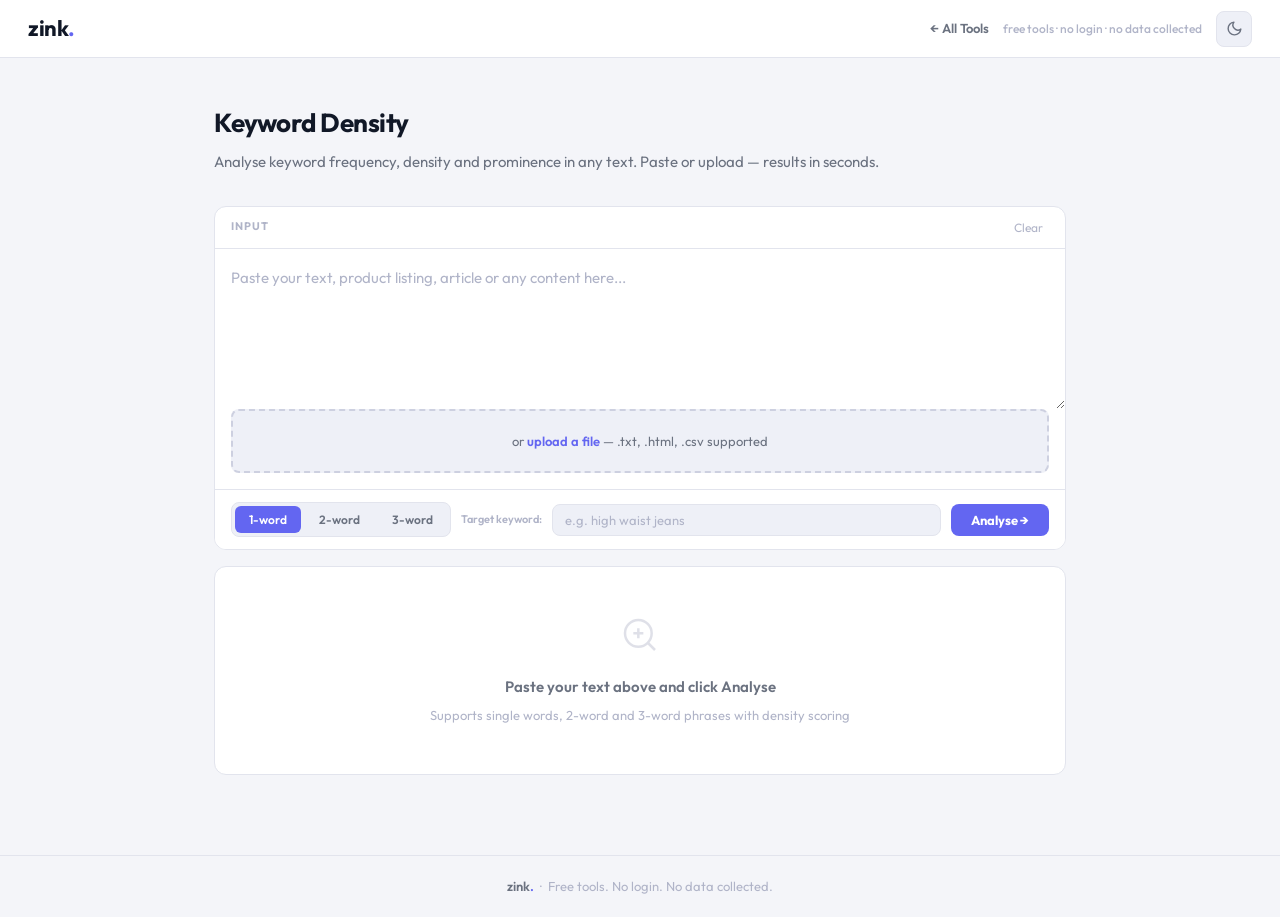
<file: keyword-density.html>
<!DOCTYPE html>
<html lang="en" data-theme="dark">
<head>
<meta charset="UTF-8"/>
<meta name="viewport" content="width=device-width,initial-scale=1.0"/>
<meta name="description" content="Free keyword density analyser. Check keyword frequency, density percentage and prominence for single words, 2-word and 3-word phrases. Essential for Amazon listings and SEO. No login, no data collected."/>
<meta name="robots" content="index, follow"/>
<title>Free Keyword Density Analyser — Amazon & SEO | zink.</title>
<meta property="og:type" content="website"/>
<meta property="og:url" content="https://gotzink.com/keyword-density.html"/>
<meta property="og:title" content="Free Keyword Density Analyser — Amazon & SEO"/>
<meta property="og:description" content="Analyse keyword frequency, density and prominence. Supports single words and multi-word phrases. Colour-coded density signals. Free, no login."/>
<meta property="og:image" content="https://gotzink.com/og-image.svg"/>
<meta name="twitter:card" content="summary_large_image"/>
<meta name="twitter:title" content="Free Keyword Density Analyser | zink."/>
<meta name="twitter:description" content="Analyse keyword frequency, density and prominence for Amazon listings and SEO. Free, no login."/>
<meta name="twitter:image" content="https://gotzink.com/og-image.svg"/>
<link rel="icon" type="image/svg+xml" href="favicon.svg"/>
<link rel="preconnect" href="https://fonts.googleapis.com"/>
<link rel="preconnect" href="https://fonts.gstatic.com" crossorigin/>
<link href="https://fonts.googleapis.com/css2?family=Outfit:wght@400;500;600;700&display=swap" rel="stylesheet"/>
<script async src="https://www.googletagmanager.com/gtag/js?id=G-XY13QWYYQ4"></script>
<script>window.dataLayer=window.dataLayer||[];function gtag(){dataLayer.push(arguments);}gtag('js',new Date());gtag('config','G-XY13QWYYQ4');</script>
<style>
*,*::before,*::after{box-sizing:border-box;margin:0;padding:0}
:root{
  --bg:#0f1117;--surface:#1a1d27;--surface2:#22263a;
  --border:#2a2d3a;--border2:#363a50;
  --text:#f0f0f5;--text-muted:#8b8fa8;--text-faint:#4a4e68;
  --accent:#6366f1;--accent-dim:rgba(99,102,241,0.12);
  --success:#22c55e;--success-dim:rgba(34,197,94,0.1);
  --warn:#fbbf24;--warn-dim:rgba(251,191,36,0.1);
  --danger:#ef4444;--danger-dim:rgba(239,68,68,0.1);
  --info:#38bdf8;--info-dim:rgba(56,189,248,0.1);
  --radius:12px;--radius-sm:8px;--radius-xs:6px;
  --font:'Outfit',sans-serif;--ease:0.16s ease;
}
[data-theme="light"]{
  --bg:#f4f5f9;--surface:#fff;--surface2:#eef0f7;
  --border:#e2e4ed;--border2:#cdd0e0;
  --text:#111827;--text-muted:#6b7280;--text-faint:#b0b4c8;
  --accent-dim:rgba(99,102,241,0.08);
  --success-dim:rgba(34,197,94,0.08);
  --warn-dim:rgba(251,191,36,0.08);
  --danger-dim:rgba(239,68,68,0.08);
}
html{font-size:16px;-webkit-font-smoothing:antialiased}
body{font-family:var(--font);background:var(--bg);color:var(--text);min-height:100vh;display:flex;flex-direction:column;transition:background var(--ease),color var(--ease);line-height:1.6}
::selection{background:var(--accent);color:#fff}
::-webkit-scrollbar{width:5px}
::-webkit-scrollbar-thumb{background:var(--border2);border-radius:3px}

/* Header */
.header{height:58px;padding:0 28px;display:flex;align-items:center;justify-content:space-between;background:var(--surface);border-bottom:1px solid var(--border);position:sticky;top:0;z-index:100}
.logo{font-size:22px;font-weight:700;letter-spacing:-.5px;color:var(--text);text-decoration:none}
.logo span{color:var(--accent)}
.header-right{display:flex;align-items:center;gap:14px}
.back-link,.back-link:visited{font-size:13px;font-weight:600;color:var(--text-muted);text-decoration:none;transition:color var(--ease)}
.back-link:hover{color:var(--text)}
.tagline{font-size:12px;color:var(--text-faint);font-weight:500}
.theme-btn{width:36px;height:36px;border-radius:var(--radius-sm);background:var(--surface2);border:1px solid var(--border);color:var(--text-muted);cursor:pointer;display:flex;align-items:center;justify-content:center;transition:background var(--ease),color var(--ease)}
.theme-btn:hover{background:var(--border);color:var(--text)}

main{flex:1;max-width:900px;margin:0 auto;width:100%;padding:44px 24px 80px}
.tool-header{margin-bottom:32px}
.tool-title{font-size:26px;font-weight:700;letter-spacing:-.5px;margin-bottom:6px}
.tool-subtitle{font-size:15px;color:var(--text-muted)}

/* Card */
.card{background:var(--surface);border:1px solid var(--border);border-radius:var(--radius);overflow:hidden}
.card-label-row{padding:10px 16px;border-bottom:1px solid var(--border);display:flex;align-items:center;justify-content:space-between;min-height:42px}
.card-label{font-size:11px;font-weight:700;color:var(--text-faint);letter-spacing:.1em;text-transform:uppercase}

/* Input area */
.input-area{width:100%;padding:16px;background:transparent;color:var(--text);font-family:var(--font);font-size:15px;line-height:1.7;resize:vertical;border:none;display:block;min-height:160px}
.input-area:focus{outline:none}
.input-area::placeholder{color:var(--text-faint)}

/* Upload zone */
.upload-zone{border:2px dashed var(--border2);border-radius:var(--radius-sm);padding:20px;text-align:center;cursor:pointer;transition:all var(--ease);background:var(--surface2);position:relative;margin:0 16px 16px}
.upload-zone:hover,.upload-zone.drag-over{border-color:var(--accent);background:var(--accent-dim)}
.upload-zone input{position:absolute;inset:0;opacity:0;cursor:pointer;width:100%;height:100%}
.upload-zone-text{font-size:13px;color:var(--text-muted)}
.upload-zone-text span{color:var(--accent);font-weight:600}

/* Controls row */
.controls-row{display:flex;align-items:center;gap:10px;flex-wrap:wrap;padding:12px 16px;border-top:1px solid var(--border);background:var(--surface)}

/* Toggle buttons */
.toggle-group{display:flex;gap:4px;background:var(--surface2);border:1px solid var(--border);border-radius:var(--radius-sm);padding:3px}
.toggle-btn{padding:6px 14px;border-radius:var(--radius-xs);font-size:12px;font-weight:600;font-family:var(--font);cursor:pointer;border:none;background:transparent;color:var(--text-muted);transition:all var(--ease)}
.toggle-btn:hover{color:var(--text)}
.toggle-btn.active{background:var(--accent);color:#fff}

/* Target keyword input */
.target-wrap{flex:1;min-width:160px;position:relative}
.target-input{width:100%;padding:7px 12px;background:var(--surface2);color:var(--text);border:1px solid var(--border);border-radius:var(--radius-sm);font-family:var(--font);font-size:13px;transition:border-color var(--ease)}
.target-input:focus{outline:none;border-color:var(--accent)}
.target-input::placeholder{color:var(--text-faint)}
.target-label{font-size:11px;font-weight:600;color:var(--text-faint);white-space:nowrap}

/* Analyse button */
.analyse-btn{padding:8px 20px;border-radius:var(--radius-sm);font-size:13px;font-weight:700;font-family:var(--font);cursor:pointer;border:none;background:var(--accent);color:#fff;transition:background var(--ease),transform var(--ease);white-space:nowrap}
.analyse-btn:hover{background:#4f52d9;transform:translateY(-1px)}
.analyse-btn:disabled{opacity:.35;cursor:default;transform:none}

/* Clear btn */
.clear-btn{font-size:12px;color:var(--text-faint);background:none;border:none;cursor:pointer;font-family:var(--font);padding:2px 6px;transition:color var(--ease)}
.clear-btn:hover{color:var(--text-muted)}

/* Summary stats */
.summary-strip{display:flex;gap:0;background:var(--surface);border:1px solid var(--border);border-radius:var(--radius);overflow:hidden;margin-bottom:16px;align-items:stretch}
.summary-stat{flex:1;padding:16px;text-align:center;border-right:1px solid var(--border);display:flex;flex-direction:column;align-items:center;justify-content:center}
.summary-stat:last-child{border-right:none}
.summary-val{font-size:22px;font-weight:700;color:var(--text);letter-spacing:-.5px;line-height:1;margin-bottom:3px}
.summary-lbl{font-size:11px;font-weight:600;color:var(--text-faint);letter-spacing:.05em;text-transform:uppercase}

/* Results table */
.results-header{display:grid;grid-template-columns:1fr 70px 80px 90px 120px;gap:0;padding:10px 16px;border-bottom:1px solid var(--border);background:var(--surface2)}
.results-header span{font-size:11px;font-weight:700;color:var(--text-faint);letter-spacing:.08em;text-transform:uppercase}
.result-row{display:grid;grid-template-columns:1fr 70px 80px 90px 120px;gap:0;padding:11px 16px;border-bottom:1px solid var(--border);align-items:center;transition:background var(--ease)}
.result-row:last-child{border-bottom:none}
.result-row:hover{background:var(--surface2)}
.result-row.highlighted{background:var(--accent-dim)}

/* Keyword text */
.kw-text{font-size:14px;font-weight:600;color:var(--text);word-break:break-word}
.kw-text.target-match{color:var(--accent)}

/* Count */
.kw-count{font-size:14px;font-weight:700;color:var(--text);text-align:center}

/* Density badge */
.density-badge{display:inline-flex;align-items:center;justify-content:center;font-size:12px;font-weight:700;padding:3px 8px;border-radius:20px;white-space:nowrap}
.density-sparse{background:rgba(148,163,184,0.1);color:#94a3b8}
.density-low{background:var(--info-dim);color:var(--info)}
.density-good{background:var(--success-dim);color:var(--success)}
.density-warn{background:var(--warn-dim);color:var(--warn)}
.density-over{background:var(--danger-dim);color:var(--danger)}

/* Prominence */
.prominence{font-size:12px;font-weight:600;color:var(--text-muted)}
.prominence.high{color:var(--success)}
.prominence.medium{color:var(--warn)}
.prominence.low{color:var(--text-faint)}

/* Bar */
.bar-track{height:6px;background:var(--surface2);border-radius:3px;overflow:hidden;flex:1}
.bar-fill{height:100%;border-radius:3px;transition:width .3s ease}
.bar-good{background:var(--success)}
.bar-warn{background:var(--warn)}
.bar-over{background:var(--danger)}
.bar-low{background:var(--info)}
.bar-sparse{background:var(--text-faint)}

/* Legend */
.legend{display:flex;gap:12px;flex-wrap:wrap;padding:12px 16px;border-top:1px solid var(--border);background:var(--surface2)}
.legend-item{display:flex;align-items:center;gap:5px;font-size:11px;color:var(--text-muted)}
.legend-dot{width:8px;height:8px;border-radius:50%}

/* Send to WC */
.send-btn{padding:6px 14px;border-radius:var(--radius-xs);font-size:12px;font-weight:600;font-family:var(--font);cursor:pointer;border:1px solid var(--accent);background:var(--accent-dim);color:var(--accent);transition:all var(--ease);display:flex;align-items:center;gap:5px}
.send-btn:hover{background:var(--accent);color:#fff}

/* Empty state */
.empty-state{padding:48px 24px;text-align:center;color:var(--text-faint)}
.empty-icon{width:40px;height:40px;margin:0 auto 12px;opacity:.4}
.empty-title{font-size:15px;font-weight:600;margin-bottom:6px;color:var(--text-muted)}
.empty-sub{font-size:13px}

/* Sort controls */
.sort-row{display:flex;align-items:center;gap:8px}
.sort-label{font-size:11px;color:var(--text-faint);font-weight:600}
.sort-btn{padding:4px 10px;border-radius:var(--radius-xs);font-size:11px;font-weight:600;font-family:var(--font);cursor:pointer;border:1px solid var(--border);background:transparent;color:var(--text-muted);transition:all var(--ease)}
.sort-btn.active{background:var(--surface2);color:var(--text);border-color:var(--border2)}
.sort-btn:hover{color:var(--text)}

footer{border-top:1px solid var(--border);padding:20px 28px;text-align:center;font-size:13px;color:var(--text-faint)}
.logo-text{color:var(--text-muted);font-weight:600}
.logo-dot{color:var(--accent);font-weight:600}

@media(max-width:700px){
  .results-header,.result-row{grid-template-columns:1fr 60px 70px 80px 80px}
  .header{padding:0 16px}.tagline{display:none}
  main{padding:28px 16px 60px}
  .summary-val{font-size:18px}
}
</style>
</head>
<body>

<header class="header">
  <a href="/" class="logo">zink<span>.</span></a>
  <div class="header-right">
    <a href="/" class="back-link">← All Tools</a>
    <span class="tagline">free tools · no login · no data collected</span>
    <button class="theme-btn" id="theme-btn" aria-label="Toggle theme">
      <svg id="icon-sun" width="17" height="17" viewBox="0 0 24 24" fill="none" stroke="currentColor" stroke-width="2" stroke-linecap="round" stroke-linejoin="round"><circle cx="12" cy="12" r="5"/><line x1="12" y1="1" x2="12" y2="3"/><line x1="12" y1="21" x2="12" y2="23"/><line x1="4.22" y1="4.22" x2="5.64" y2="5.64"/><line x1="18.36" y1="18.36" x2="19.78" y2="19.78"/><line x1="1" y1="12" x2="3" y2="12"/><line x1="21" y1="12" x2="23" y2="12"/><line x1="4.22" y1="19.78" x2="5.64" y2="18.36"/><line x1="18.36" y1="5.64" x2="19.78" y2="4.22"/></svg>
      <svg id="icon-moon" width="17" height="17" viewBox="0 0 24 24" fill="none" stroke="currentColor" stroke-width="2" stroke-linecap="round" stroke-linejoin="round" style="display:none"><path d="M21 12.79A9 9 0 1 1 11.21 3 7 7 0 0 0 21 12.79z"/></svg>
    </button>
  </div>
</header>

<main>
  <div class="tool-header">
    <h1 class="tool-title">Keyword Density</h1>
    <p class="tool-subtitle">Analyse keyword frequency, density and prominence in any text. Paste or upload — results in seconds.</p>
  </div>

  <!-- Input card -->
  <div class="card" style="margin-bottom:16px">
    <div class="card-label-row">
      <span class="card-label">Input</span>
      <button class="clear-btn" id="clear-btn">Clear</button>
    </div>
    <textarea class="input-area" id="input-text" placeholder="Paste your text, product listing, article or any content here..." spellcheck="false"></textarea>
    <div class="upload-zone" id="upload-zone">
      <input type="file" id="file-input" accept=".txt,.html,.htm,.csv" />
      <div class="upload-zone-text">
        or <span>upload a file</span> — .txt, .html, .csv supported
      </div>
    </div>

    <!-- Controls -->
    <div class="controls-row">
      <div class="toggle-group">
        <button class="toggle-btn active" data-mode="1">1-word</button>
        <button class="toggle-btn" data-mode="2">2-word</button>
        <button class="toggle-btn" data-mode="3">3-word</button>
      </div>
      <span class="target-label">Target keyword:</span>
      <div class="target-wrap">
        <input class="target-input" id="target-keyword" type="text" placeholder="e.g. high waist jeans" />
      </div>
      <button class="analyse-btn" id="analyse-btn">Analyse →</button>
    </div>
  </div>

  <!-- Results -->
  <div id="results-container">
    <div class="card">
      <div class="empty-state">
        <svg class="empty-icon" viewBox="0 0 24 24" fill="none" stroke="currentColor" stroke-width="1.5"><circle cx="11" cy="11" r="8"/><path d="m21 21-4.35-4.35"/><path d="M11 8v6M8 11h6"/></svg>
        <div class="empty-title">Paste your text above and click Analyse</div>
        <div class="empty-sub">Supports single words, 2-word and 3-word phrases with density scoring</div>
      </div>
    </div>
  </div>

</main>

<footer><span class="logo-text">zink</span><span class="logo-dot">.</span> &nbsp;·&nbsp; Free tools. No login. No data collected.</footer>

<script>
// ── Theme ────────────────────────────────────────────────
const root=document.documentElement,themeBtn=document.getElementById('theme-btn'),sunIcon=document.getElementById('icon-sun'),moonIcon=document.getElementById('icon-moon');
function applyTheme(t){root.setAttribute('data-theme',t);try{localStorage.setItem('zink-theme',t)}catch(e){}sunIcon.style.display=t==='dark'?'block':'none';moonIcon.style.display=t==='light'?'block':'none';}
const saved=()=>{try{return localStorage.getItem('zink-theme')}catch(e){return null}};
applyTheme(saved()||(window.matchMedia('(prefers-color-scheme:light)').matches?'light':'dark'));
themeBtn.addEventListener('click',()=>applyTheme(root.getAttribute('data-theme')==='dark'?'light':'dark'));

// ── Stopwords ─────────────────────────────────────────────
const SW=new Set(['a','about','above','after','again','against','all','am','an','and','any','are','as','at','be','because','been','before','being','below','between','both','but','by','can','did','do','does','doing','down','during','each','few','for','from','further','get','got','had','has','have','having','he','her','here','hers','herself','him','himself','his','how','i','if','in','into','is','it','its','itself','just','me','more','most','my','myself','no','nor','not','now','of','off','on','once','only','or','other','our','ours','out','over','own','s','same','she','should','so','some','such','t','than','that','the','their','theirs','them','then','there','these','they','this','those','through','to','too','under','until','up','us','very','was','we','were','what','when','where','which','while','who','whom','why','will','with','you','your','yours']);

function isStopword(w){return SW.has(w.toLowerCase().replace(/[^a-z]/g,''));}

// ── Text cleaning ─────────────────────────────────────────
function cleanWord(w){return w.toLowerCase().replace(/[^a-z0-9\-']/g,'').replace(/^[-']+|[-']+$/g,'');}

function getWords(text){
  return text.split(/\s+/).map(cleanWord).filter(w=>w.length>1);
}

// ── Phrase extraction ─────────────────────────────────────
function extractPhrases(text, n){
  const words=getWords(text);
  const freq={};
  const positions={};

  for(let i=0;i<=words.length-n;i++){
    const slice=words.slice(i,i+n);
    // Filter: all words must be non-stopwords and non-empty
    if(slice.some(w=>!w||isStopword(w)||w.length<2))continue;
    const phrase=slice.join(' ');
    freq[phrase]=(freq[phrase]||0)+1;
    if(!positions[phrase])positions[phrase]=[];
    positions[phrase].push(i);
  }

  return{freq,positions,total:words.length};
}

// ── Prominence scoring ────────────────────────────────────
// Based on first occurrence position relative to total text length
function getProminence(positions,totalWords){
  if(!positions||!positions.length)return'low';
  const firstPos=Math.min(...positions);
  const pct=firstPos/totalWords;
  if(pct<0.1)return'high';
  if(pct<0.35)return'medium';
  return'low';
}

// ── Density signal ────────────────────────────────────────
function getDensityClass(pct){
  if(pct<0.5)return'sparse';
  if(pct<1)return'low';
  if(pct<=3)return'good';
  if(pct<=5)return'warn';
  return'over';
}

function getDensityLabel(pct){
  if(pct<0.5)return'Sparse';
  if(pct<1)return'Could be stronger';
  if(pct<=3)return'Ideal range';
  if(pct<=5)return'Over-optimised';
  return'Keyword stuffing';
}

// ── Sort state ────────────────────────────────────────────
let sortBy='count'; // count | density | prominence
let activeMode=1;
let lastResults=null;
let lastTotal=0;

// ── Main analyse ──────────────────────────────────────────
function analyse(){
  const text=document.getElementById('input-text').value.trim();
  if(!text){return;}
  const target=document.getElementById('target-keyword').value.trim().toLowerCase();
  const {freq,positions,total}=extractPhrases(text,activeMode);
  lastTotal=total;

  const items=Object.entries(freq)
    .filter(([,c])=>c>0)
    .map(([phrase,count])=>{
      const density=(count/total)*100;
      const prominence=getProminence(positions[phrase],total);
      return{phrase,count,density,prominence};
    });

  lastResults={items,target,total};
  renderResults(items,target,total);
}

function sortResults(items){
  const pOrder={high:3,medium:2,low:1};
  if(sortBy==='density')return[...items].sort((a,b)=>b.density-a.density);
  if(sortBy==='prominence')return[...items].sort((a,b)=>(pOrder[b.prominence]||0)-(pOrder[a.prominence]||0));
  return[...items].sort((a,b)=>b.count-a.count);
}

function renderResults(items,target,total){
  const container=document.getElementById('results-container');
  if(!items.length){
    container.innerHTML=`<div class="card"><div class="empty-state"><div class="empty-title">No keywords found</div><div class="empty-sub">Try lowering the phrase length or adding more text.</div></div></div>`;
    return;
  }

  const sorted=sortResults(items);
  const maxCount=sorted[0]?.count||1;
  const topKw=sorted[0];
  const unique=items.length;
  const inRange=items.filter(i=>i.density>=1&&i.density<=3).length;

  // Summary stats
  const summaryHTML=`
    <div class="summary-strip">
      <div class="summary-stat"><div class="summary-val">${total.toLocaleString()}</div><div class="summary-lbl">Total words</div></div>
      <div class="summary-stat"><div class="summary-val">${unique.toLocaleString()}</div><div class="summary-lbl">Unique phrases</div></div>
      <div class="summary-stat"><div class="summary-val" style="color:var(--accent)">${topKw?.phrase||'—'}</div><div class="summary-lbl">Top keyword</div></div>
      <div class="summary-stat"><div class="summary-val" style="color:var(--success)">${topKw?topKw.density.toFixed(1)+'%':'—'}</div><div class="summary-lbl">Top density</div></div>
      <div class="summary-stat"><div class="summary-val">${inRange}</div><div class="summary-lbl">In ideal range</div></div>
    </div>`;

  // Sort controls + send to WC
  const controlsHTML=`
    <div class="card-label-row">
      <div class="sort-row">
        <span class="sort-label">Sort by:</span>
        <button class="sort-btn${sortBy==='count'?' active':''}" onclick="setSort('count')">Count</button>
        <button class="sort-btn${sortBy==='density'?' active':''}" onclick="setSort('density')">Density</button>
        <button class="sort-btn${sortBy==='prominence'?' active':''}" onclick="setSort('prominence')">Prominence</button>
      </div>
      <button class="send-btn" onclick="sendToWordCounter()">
        <svg width="12" height="12" viewBox="0 0 24 24" fill="none" stroke="currentColor" stroke-width="2.5" stroke-linecap="round" stroke-linejoin="round"><polyline points="22 12 18 12 15 21 9 3 6 12 2 12"/></svg>
        Analyse in Word Counter
      </button>
    </div>`;

  // Table rows
  const rowsHTML=sorted.map(item=>{
    const dc=getDensityClass(item.density);
    const barClass=dc==='sparse'?'bar-sparse':dc==='low'?'bar-low':dc==='good'?'bar-good':dc==='warn'?'bar-warn':'bar-over';
    const barWidth=Math.min((item.count/maxCount)*100,100);
    const isTarget=target&&item.phrase.includes(target);
    const pClass=item.prominence==='high'?'high':item.prominence==='medium'?'medium':'low';

    return`<div class="result-row${isTarget?' highlighted':''}">
      <span class="kw-text${isTarget?' target-match':''}">${item.phrase}${isTarget?' ★':''}</span>
      <span class="kw-count">${item.count}</span>
      <span><span class="density-badge density-${dc}">${item.density.toFixed(2)}%</span></span>
      <span class="prominence ${pClass}">${item.prominence.charAt(0).toUpperCase()+item.prominence.slice(1)}</span>
      <div style="display:flex;align-items:center;gap:6px">
        <div class="bar-track"><div class="bar-fill ${barClass}" style="width:${barWidth}%"></div></div>
      </div>
    </div>`;
  }).join('');

  // Legend
  const legendHTML=`
    <div class="legend">
      <span class="legend-item"><span class="legend-dot" style="background:#94a3b8"></span>Sparse &lt;0.5%</span>
      <span class="legend-item"><span class="legend-dot" style="background:var(--info)"></span>Low 0.5–1%</span>
      <span class="legend-item"><span class="legend-dot" style="background:var(--success)"></span>Ideal 1–3%</span>
      <span class="legend-item"><span class="legend-dot" style="background:var(--warn)"></span>High 3–5%</span>
      <span class="legend-item"><span class="legend-dot" style="background:var(--danger)"></span>Over &gt;5%</span>
      ${target?`<span class="legend-item" style="margin-left:auto"><span style="color:var(--accent)">★</span> Target keyword match</span>`:''}
    </div>`;

  const headerHTML=`
    <div class="results-header">
      <span>Keyword / Phrase</span>
      <span style="text-align:center">Count</span>
      <span>Density</span>
      <span>Prominence</span>
      <span>Frequency</span>
    </div>`;

  container.innerHTML=summaryHTML+`<div class="card">${controlsHTML}${headerHTML}${rowsHTML}${legendHTML}</div>`;
}

function setSort(by){
  sortBy=by;
  if(lastResults)renderResults(lastResults.items,lastResults.target,lastResults.total);
}

function sendToWordCounter(){
  const text=document.getElementById('input-text').value.trim();
  if(!text)return;
  try{sessionStorage.setItem('zink-wc-text',text);sessionStorage.setItem('zink-wc-platform','');sessionStorage.setItem('zink-wc-source','Keyword Density');}catch(e){}
  window.location.href='word-counter.html';
}

// ── Events ────────────────────────────────────────────────
document.getElementById('analyse-btn').addEventListener('click',analyse);
document.getElementById('input-text').addEventListener('keydown',e=>{
  if((e.ctrlKey||e.metaKey)&&e.key==='Enter'){e.preventDefault();analyse();}
});
document.getElementById('clear-btn').addEventListener('click',()=>{
  document.getElementById('input-text').value='';
  document.getElementById('target-keyword').value='';
  document.getElementById('results-container').innerHTML=`<div class="card"><div class="empty-state"><svg class="empty-icon" viewBox="0 0 24 24" fill="none" stroke="currentColor" stroke-width="1.5"><circle cx="11" cy="11" r="8"/><path d="m21 21-4.35-4.35"/><path d="M11 8v6M8 11h6"/></svg><div class="empty-title">Paste your text above and click Analyse</div><div class="empty-sub">Supports single words, 2-word and 3-word phrases with density scoring</div></div></div>`;
  lastResults=null;
});

document.querySelectorAll('.toggle-btn').forEach(btn=>{
  btn.addEventListener('click',()=>{
    document.querySelectorAll('.toggle-btn').forEach(b=>b.classList.remove('active'));
    btn.classList.add('active');
    activeMode=parseInt(btn.dataset.mode);
    if(lastResults)analyse();
  });
});

// File upload
const fileInput=document.getElementById('file-input');
const uploadZone=document.getElementById('upload-zone');
uploadZone.addEventListener('dragover',e=>{e.preventDefault();uploadZone.classList.add('drag-over');});
uploadZone.addEventListener('dragleave',()=>uploadZone.classList.remove('drag-over'));
uploadZone.addEventListener('drop',e=>{
  e.preventDefault();uploadZone.classList.remove('drag-over');
  const file=e.dataTransfer.files[0];if(file)loadFile(file);
});
fileInput.addEventListener('change',e=>{if(e.target.files[0])loadFile(e.target.files[0]);});

function loadFile(file){
  const reader=new FileReader();
  reader.onload=e=>{
    let text=e.target.result;
    // Strip HTML tags if .html file
    if(file.name.endsWith('.html')||file.name.endsWith('.htm')){
      const d=document.createElement('div');d.innerHTML=text;text=d.innerText;
    }
    document.getElementById('input-text').value=text;
    uploadZone.querySelector('.upload-zone-text').innerHTML=`<span style="color:var(--success)">✓ ${file.name} loaded</span> — <span style="color:var(--accent);cursor:pointer" onclick="document.getElementById('file-input').click()">change file</span>`;
  };
  reader.readAsText(file);
}
</script>
</body>
</html>
</file>
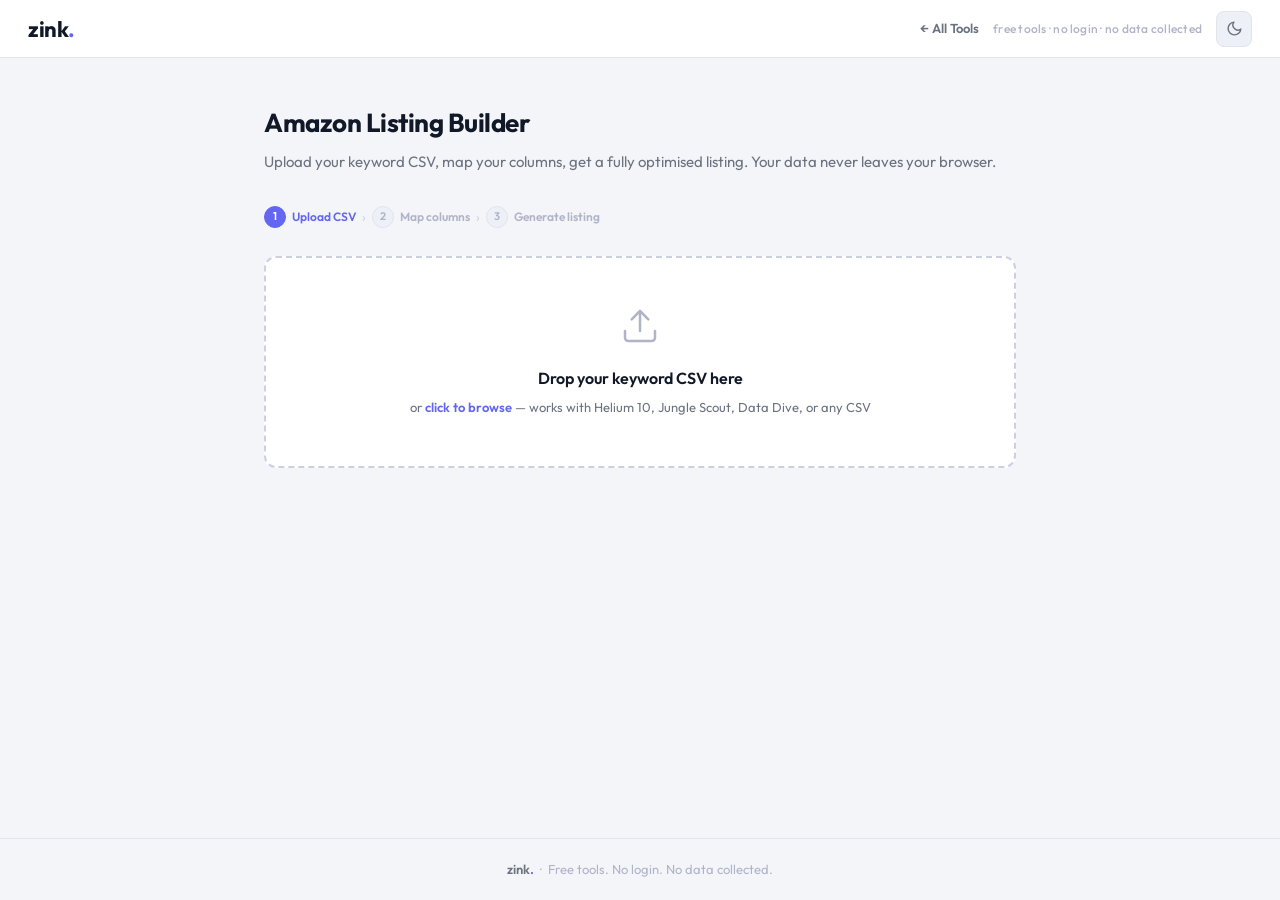
<file: listing-builder.html>
<!DOCTYPE html>
<html lang="en" data-theme="dark">
<head>
  <meta charset="UTF-8" />
  <meta name="viewport" content="width=device-width, initial-scale=1.0" />
  <meta name="description" content="Free Amazon listing builder. Upload your keyword CSV from Helium 10, Jungle Scout or any tool — get an optimised product title, backend search terms and bullet points instantly. No login, no data collected." />
  <meta name="robots" content="index, follow" />
  <title>Free Amazon Listing Builder — Keyword CSV to Optimised Listing | zink.</title>
  <!-- Open Graph -->
  <meta property="og:type" content="website" />
  <meta property="og:url" content="https://gotzink.com/listing-builder.html" />
  <meta property="og:title" content="Free Amazon Listing Builder — Keyword CSV to Optimised Listing" />
  <meta property="og:description" content="Upload your keyword CSV from Helium 10, Jungle Scout or any tool. Get an optimised Amazon product title, backend search terms and bullet points instantly. No login." />
  <meta property="og:image" content="https://gotzink.com/og-image.svg" />
  <meta name="twitter:card" content="summary_large_image" />
  <meta name="twitter:title" content="Free Amazon Listing Builder | zink." />
  <meta name="twitter:description" content="Upload your keyword CSV, get an optimised Amazon listing instantly. No login, no data collected." />
  <meta name="twitter:image" content="https://gotzink.com/og-image.svg" />
  <link rel="icon" type="image/svg+xml" href="favicon.svg" />
  <link rel="preconnect" href="https://fonts.googleapis.com" />
  <link rel="preconnect" href="https://fonts.gstatic.com" crossorigin />
  <link href="https://fonts.googleapis.com/css2?family=Outfit:wght@400;500;600;700&display=swap" rel="stylesheet" />
  <link rel="stylesheet" href="css/main.css" />
  <script async src="https://www.googletagmanager.com/gtag/js?id=G-XY13QWYYQ4"></script>
  <script>window.dataLayer=window.dataLayer||[];function gtag(){dataLayer.push(arguments);}gtag('js',new Date());gtag('config','G-XY13QWYYQ4');</script>
  <style>
    /* ── Listing builder specific styles ── */

    .upload-zone {
      border: 2px dashed var(--border2);
      border-radius: var(--radius);
      padding: 48px 24px;
      text-align: center;
      cursor: pointer;
      transition: all var(--ease);
      background: var(--surface);
      position: relative;
    }
    .upload-zone:hover,
    .upload-zone.drag-over {
      border-color: var(--accent);
      background: var(--accent-dim);
    }
    .upload-zone input[type="file"] {
      position: absolute;
      inset: 0;
      opacity: 0;
      cursor: pointer;
      width: 100%;
      height: 100%;
    }
    .upload-icon {
      width: 40px;
      height: 40px;
      margin: 0 auto 12px;
      color: var(--text-faint);
    }
    .upload-title {
      font-size: 16px;
      font-weight: 600;
      color: var(--text);
      margin-bottom: 6px;
    }
    .upload-sub {
      font-size: 13px;
      color: var(--text-muted);
    }
    .upload-sub span {
      color: var(--accent);
      font-weight: 600;
    }

    /* ── File loaded state ── */
    .file-loaded {
      display: flex;
      align-items: center;
      gap: 12px;
      padding: 14px 16px;
      background: var(--surface);
      border: 1px solid var(--border);
      border-radius: var(--radius);
    }
    .file-icon {
      width: 36px;
      height: 36px;
      background: var(--accent-dim);
      border-radius: var(--radius-sm);
      display: flex;
      align-items: center;
      justify-content: center;
      color: var(--accent);
      flex-shrink: 0;
    }
    .file-info { flex: 1; min-width: 0; }
    .file-name {
      font-size: 14px;
      font-weight: 600;
      color: var(--text);
      white-space: nowrap;
      overflow: hidden;
      text-overflow: ellipsis;
    }
    .file-meta { font-size: 12px; color: var(--text-muted); }
    .file-remove {
      background: none;
      border: none;
      color: var(--text-faint);
      cursor: pointer;
      font-size: 18px;
      line-height: 1;
      padding: 4px;
      transition: color var(--ease);
      flex-shrink: 0;
    }
    .file-remove:hover { color: var(--text); }

    /* ── Section headings ── */
    .section-label {
      font-size: 11px;
      font-weight: 700;
      color: var(--text-faint);
      letter-spacing: 0.1em;
      text-transform: uppercase;
      margin-bottom: 12px;
    }

    /* ── Column mapping grid ── */
    .mapping-grid {
      display: grid;
      grid-template-columns: 1fr 1fr;
      gap: 12px;
    }
    @media (max-width: 600px) { .mapping-grid { grid-template-columns: 1fr; } }

    .mapping-field label {
      display: block;
      font-size: 12px;
      font-weight: 600;
      color: var(--text-muted);
      margin-bottom: 6px;
    }
    .mapping-field .required { color: var(--accent); margin-left: 2px; }
    .mapping-field .optional {
      font-size: 11px;
      color: var(--text-faint);
      font-weight: 400;
      margin-left: 4px;
    }

    select {
      width: 100%;
      padding: 9px 12px;
      background: var(--surface2);
      color: var(--text);
      border: 1px solid var(--border);
      border-radius: var(--radius-sm);
      font-family: var(--font);
      font-size: 13px;
      cursor: pointer;
      transition: border-color var(--ease);
      appearance: none;
      background-image: url("data:image/svg+xml,%3Csvg xmlns='http://www.w3.org/2000/svg' width='12' height='12' viewBox='0 0 24 24' fill='none' stroke='%238b8fa8' stroke-width='2'%3E%3Cpolyline points='6 9 12 15 18 9'%3E%3C/polyline%3E%3C/svg%3E");
      background-repeat: no-repeat;
      background-position: right 10px center;
      padding-right: 32px;
    }
    select:focus { outline: none; border-color: var(--accent); }

    /* ── Filters row ── */
    .filters-row {
      display: grid;
      grid-template-columns: 1fr 1fr;
      gap: 12px;
    }
    @media (max-width: 600px) { .filters-row { grid-template-columns: 1fr; } }

    .filter-field label {
      display: block;
      font-size: 12px;
      font-weight: 600;
      color: var(--text-muted);
      margin-bottom: 6px;
    }

    input[type="number"] {
      width: 100%;
      padding: 9px 12px;
      background: var(--surface2);
      color: var(--text);
      border: 1px solid var(--border);
      border-radius: var(--radius-sm);
      font-family: var(--font);
      font-size: 13px;
      transition: border-color var(--ease);
    }
    input[type="number"]:focus { outline: none; border-color: var(--accent); }
    input[type="number"]::placeholder { color: var(--text-faint); }

    /* ── Generate button ── */
    .generate-btn {
      width: 100%;
      padding: 14px;
      border-radius: var(--radius-sm);
      font-size: 15px;
      font-weight: 700;
      font-family: var(--font);
      cursor: pointer;
      border: none;
      background: var(--accent);
      color: #fff;
      transition: background var(--ease), opacity var(--ease), transform var(--ease);
      letter-spacing: 0.02em;
    }
    .generate-btn:hover:not(:disabled) {
      background: var(--accent-hover);
      transform: translateY(-1px);
    }
    .generate-btn:disabled { opacity: 0.35; cursor: default; transform: none; }

    /* ── Output sections ── */
    .output-section { margin-bottom: 16px; }

    .output-header {
      display: flex;
      align-items: center;
      justify-content: space-between;
      padding: 10px 16px;
      border-bottom: 1px solid var(--border);
      min-height: 44px;
    }

    .output-label-group {
      display: flex;
      align-items: center;
      gap: 10px;
    }

    .output-label {
      font-size: 13px;
      font-weight: 700;
      color: var(--text);
    }

    .byte-badge {
      font-size: 11px;
      font-weight: 700;
      padding: 2px 8px;
      border-radius: 20px;
      letter-spacing: 0.04em;
      transition: all var(--ease);
    }
    .byte-badge.ok {
      background: rgba(34, 197, 94, 0.12);
      color: #22c55e;
    }
    .byte-badge.warn {
      background: rgba(251, 191, 36, 0.12);
      color: #fbbf24;
    }
    .byte-badge.over {
      background: rgba(239, 68, 68, 0.12);
      color: #ef4444;
    }

    .output-copy-btn {
      padding: 5px 14px;
      border-radius: var(--radius-xs);
      font-size: 12px;
      font-weight: 600;
      font-family: var(--font);
      cursor: pointer;
      border: 1px solid var(--border);
      background: var(--surface2);
      color: var(--text-muted);
      transition: all var(--ease);
      min-width: 60px;
    }
    .output-copy-btn:hover { border-color: var(--accent); color: var(--accent); }
    .output-copy-btn.copied { background: var(--success); color: #fff; border-color: var(--success); }
    .btn-group { display: flex; align-items: center; gap: 6px; }
    .analyse-btn { padding: 5px 12px; border-radius: var(--radius-xs); font-size: 12px; font-weight: 600; font-family: var(--font); cursor: pointer; border: 1px solid var(--accent-hover); background: var(--accent-dim); color: var(--accent); transition: all var(--ease); display: flex; align-items: center; gap: 5px; white-space: nowrap; }
    .analyse-btn:hover { background: var(--accent); color: #fff; border-color: var(--accent); }
    .analyse-btn svg { flex-shrink: 0; }

    .output-text {
      padding: 14px 16px;
      font-size: 14px;
      line-height: 1.7;
      color: var(--text);
      white-space: pre-wrap;
      word-break: break-word;
      cursor: pointer;
      transition: background var(--ease);
      min-height: 52px;
    }
    .output-text:hover { background: var(--surface2); }
    .output-text.placeholder { color: var(--text-faint); font-style: italic; cursor: default; }
    .output-text.placeholder:hover { background: transparent; }

    /* ── Keyword stats strip ── */
    .stats-strip {
      display: flex;
      gap: 24px;
      padding: 14px 16px;
      background: var(--accent-dim);
      border-radius: var(--radius-sm);
      border-left: 3px solid var(--accent);
      flex-wrap: wrap;
    }
    .stat-item { }
    .stat-value {
      font-size: 18px;
      font-weight: 700;
      color: var(--accent);
      line-height: 1.2;
    }
    .stat-label {
      font-size: 11px;
      color: var(--text-muted);
      font-weight: 500;
    }

    /* ── Error state ── */
    .error-msg {
      padding: 12px 16px;
      background: rgba(239, 68, 68, 0.1);
      border: 1px solid rgba(239, 68, 68, 0.3);
      border-radius: var(--radius-sm);
      font-size: 13px;
      color: #ef4444;
      display: none;
    }
    .error-msg.visible { display: block; }

    /* ── Step indicator ── */
    .steps {
      display: flex;
      gap: 6px;
      align-items: center;
      margin-bottom: 28px;
      flex-wrap: wrap;
    }
    .step {
      display: flex;
      align-items: center;
      gap: 6px;
      font-size: 12px;
      font-weight: 600;
      color: var(--text-faint);
    }
    .step.active { color: var(--accent); }
    .step.done { color: var(--success); }
    .step-num {
      width: 22px;
      height: 22px;
      border-radius: 50%;
      background: var(--surface2);
      border: 1px solid var(--border);
      display: flex;
      align-items: center;
      justify-content: center;
      font-size: 11px;
      flex-shrink: 0;
      transition: all var(--ease);
    }
    .step.active .step-num { background: var(--accent); border-color: var(--accent); color: #fff; }
    .step.done .step-num { background: var(--success); border-color: var(--success); color: #fff; }
    .step-divider { color: var(--border2); font-size: 14px; }

    /* ── Divider between sections ── */
    .section-gap { margin-top: 28px; }
  </style>
</head>
<body>

  <!-- ── Header ─────────────────────────────────────────── -->
  <header class="header">
    <a href="/" class="logo">zink<span>.</span></a>
    <div class="header-right">
      <a href="/" style="font-size:13px;font-weight:600;color:var(--text-muted);text-decoration:none;transition:color 0.16s ease" onmouseover="this.style.color='var(--text)'" onmouseout="this.style.color='var(--text-muted)'">← All Tools</a>
      <span class="header-tagline">free tools · no login · no data collected</span>
      <button class="theme-btn" id="theme-btn" aria-label="Toggle theme">
        <svg id="icon-sun" width="17" height="17" viewBox="0 0 24 24" fill="none"
             stroke="currentColor" stroke-width="2" stroke-linecap="round" stroke-linejoin="round">
          <circle cx="12" cy="12" r="5"/>
          <line x1="12" y1="1" x2="12" y2="3"/><line x1="12" y1="21" x2="12" y2="23"/>
          <line x1="4.22" y1="4.22" x2="5.64" y2="5.64"/><line x1="18.36" y1="18.36" x2="19.78" y2="19.78"/>
          <line x1="1" y1="12" x2="3" y2="12"/><line x1="21" y1="12" x2="23" y2="12"/>
          <line x1="4.22" y1="19.78" x2="5.64" y2="18.36"/><line x1="18.36" y1="5.64" x2="19.78" y2="4.22"/>
        </svg>
        <svg id="icon-moon" width="17" height="17" viewBox="0 0 24 24" fill="none"
             stroke="currentColor" stroke-width="2" stroke-linecap="round" stroke-linejoin="round"
             style="display:none">
          <path d="M21 12.79A9 9 0 1 1 11.21 3 7 7 0 0 0 21 12.79z"/>
        </svg>
      </button>
    </div>
  </header>

  <!-- ── Main ───────────────────────────────────────────── -->
  <main>

    <!-- Tool header -->
    <div class="tool-header">
      <h1 class="tool-title">Amazon Listing Builder</h1>
      <p class="tool-subtitle">Upload your keyword CSV, map your columns, get a fully optimised listing. Your data never leaves your browser.</p>
    </div>

    <!-- Step indicator -->
    <div class="steps">
      <div class="step active" id="step-1">
        <div class="step-num">1</div>
        <span>Upload CSV</span>
      </div>
      <div class="step-divider">›</div>
      <div class="step" id="step-2">
        <div class="step-num">2</div>
        <span>Map columns</span>
      </div>
      <div class="step-divider">›</div>
      <div class="step" id="step-3">
        <div class="step-num">3</div>
        <span>Generate listing</span>
      </div>
    </div>

    <!-- ── Step 1: Upload ── -->
    <div id="upload-section">
      <div class="upload-zone" id="upload-zone">
        <input type="file" id="csv-input" accept=".csv" aria-label="Upload CSV file" />
        <svg class="upload-icon" viewBox="0 0 24 24" fill="none" stroke="currentColor" stroke-width="1.5" stroke-linecap="round" stroke-linejoin="round">
          <path d="M21 15v4a2 2 0 0 1-2 2H5a2 2 0 0 1-2-2v-4"/>
          <polyline points="17 8 12 3 7 8"/>
          <line x1="12" y1="3" x2="12" y2="15"/>
        </svg>
        <div class="upload-title">Drop your keyword CSV here</div>
        <div class="upload-sub">or <span>click to browse</span> — works with Helium 10, Jungle Scout, Data Dive, or any CSV</div>
      </div>

      <div class="file-loaded" id="file-loaded" style="display:none">
        <div class="file-icon">
          <svg width="18" height="18" viewBox="0 0 24 24" fill="none" stroke="currentColor" stroke-width="2" stroke-linecap="round" stroke-linejoin="round">
            <path d="M14 2H6a2 2 0 0 0-2 2v16a2 2 0 0 0 2 2h12a2 2 0 0 0 2-2V8z"/>
            <polyline points="14 2 14 8 20 8"/>
            <line x1="16" y1="13" x2="8" y2="13"/>
            <line x1="16" y1="17" x2="8" y2="17"/>
          </svg>
        </div>
        <div class="file-info">
          <div class="file-name" id="file-name">filename.csv</div>
          <div class="file-meta" id="file-meta">0 rows · 0 columns</div>
        </div>
        <button class="file-remove" id="file-remove" aria-label="Remove file">×</button>
      </div>
    </div>

    <!-- ── Step 2: Map columns + Filters ── -->
    <div id="mapping-section" style="display:none" class="section-gap">

      <div class="card">
        <div class="card-label-row">
          <span class="card-label">Map your columns</span>
        </div>
        <div style="padding:16px">
          <div class="mapping-grid">

            <div class="mapping-field">
              <label>Keyword column <span class="required">*</span></label>
              <select id="map-keyword"></select>
            </div>

            <div class="mapping-field">
              <label>Search volume <span class="required">*</span></label>
              <select id="map-volume"></select>
            </div>

            <div class="mapping-field">
              <label>Sales / conversions <span class="optional">(optional)</span></label>
              <select id="map-sales"></select>
            </div>

            <div class="mapping-field">
              <label>Competing products <span class="optional">(optional)</span></label>
              <select id="map-compete"></select>
            </div>

          </div>
        </div>
      </div>

      <div class="card" style="margin-top:12px">
        <div class="card-label-row">
          <span class="card-label">Filters <span style="font-weight:400;letter-spacing:0;text-transform:none;font-size:11px;color:var(--text-faint)">— optional</span></span>
        </div>
        <div style="padding:16px">
          <div class="filters-row">
            <div class="filter-field">
              <label>Minimum search volume</label>
              <input type="number" id="filter-volume" placeholder="e.g. 500" min="0" />
            </div>
            <div class="filter-field">
              <label>Maximum competing products</label>
              <input type="number" id="filter-compete" placeholder="e.g. 10000" min="0" />
            </div>
          </div>
        </div>
      </div>

      <div class="error-msg" id="error-msg"></div>

      <button class="generate-btn" id="generate-btn" style="margin-top:16px">
        Generate Listing →
      </button>
    </div>

    <!-- ── Step 3: Output ── -->
    <div id="output-section" style="display:none" class="section-gap">

      <!-- Stats strip -->
      <div class="stats-strip" id="stats-strip" style="margin-bottom:20px">
        <div class="stat-item">
          <div class="stat-value" id="stat-keywords">—</div>
          <div class="stat-label">keywords processed</div>
        </div>
        <div class="stat-item">
          <div class="stat-value" id="stat-top-volume">—</div>
          <div class="stat-label">top keyword volume</div>
        </div>
        <div class="stat-item">
          <div class="stat-value" id="stat-coverage">—</div>
          <div class="stat-label">keywords in output</div>
        </div>
      </div>

      <!-- Product Title -->
      <div class="output-section">
        <div class="card">
          <div class="output-header">
            <div class="output-label-group">
              <span class="output-label">Product Title</span>
              <span class="byte-badge ok" id="badge-title">0 / 200 bytes</span>
            </div>
            <div class="btn-group">
              <button class="output-copy-btn" id="copy-title">Copy</button>
              <button class="analyse-btn" onclick="sendToWordCounter('title','Product Title','amz-title')"><svg width="12" height="12" viewBox="0 0 24 24" fill="none" stroke="currentColor" stroke-width="2.5" stroke-linecap="round" stroke-linejoin="round"><polyline points="22 12 18 12 15 21 9 3 6 12 2 12"/></svg>Analyse</button>
            </div>
          </div>
          <div class="output-text placeholder" id="out-title">Your product title will appear here...</div>
        </div>
      </div>

      <!-- Backend Search Terms -->
      <div class="output-section">
        <div class="card">
          <div class="output-header">
            <div class="output-label-group">
              <span class="output-label">Backend Search Terms</span>
              <span class="byte-badge ok" id="badge-backend">0 / 249 bytes</span>
            </div>
            <div class="btn-group">
              <button class="output-copy-btn" id="copy-backend">Copy</button>
              <button class="analyse-btn" onclick="sendToWordCounter('backend','Backend Search Terms','amz-backend')"><svg width="12" height="12" viewBox="0 0 24 24" fill="none" stroke="currentColor" stroke-width="2.5" stroke-linecap="round" stroke-linejoin="round"><polyline points="22 12 18 12 15 21 9 3 6 12 2 12"/></svg>Analyse</button>
            </div>
          </div>
          <div class="output-text placeholder" id="out-backend">Your backend search terms will appear here...</div>
        </div>
      </div>

      <!-- Bullet Points -->
      <div id="bullets-container"></div>

      <!-- Regenerate -->
      <button class="generate-btn" id="regenerate-btn" style="margin-top:8px;background:var(--surface2);color:var(--text);border:1px solid var(--border)">
        ↺ Adjust filters &amp; regenerate
      </button>

    </div>

  </main>

  <!-- ── Footer ─────────────────────────────────────────── -->
  <footer>
    <span class="logo-text">zink</span><span class="logo-dot">.</span>
    &nbsp;·&nbsp; Free tools. No login. No data collected.
  </footer>

  <script src="js/tools/listing-builder.js"></script>
  <script>
  // ── Theme (same pattern as index.html) ───────────────────
  const root     = document.documentElement;
  const themeBtn = document.getElementById('theme-btn');
  const sunIcon  = document.getElementById('icon-sun');
  const moonIcon = document.getElementById('icon-moon');

  function applyTheme(t) {
    root.setAttribute('data-theme', t);
    try { localStorage.setItem('zink-theme', t); } catch(e) {}
    sunIcon.style.display  = t === 'dark'  ? 'block' : 'none';
    moonIcon.style.display = t === 'light' ? 'block' : 'none';
  }

  const savedTheme = () => { try { return localStorage.getItem('zink-theme'); } catch(e) { return null; } };
  applyTheme(savedTheme() || (window.matchMedia('(prefers-color-scheme:light)').matches ? 'light' : 'dark'));
  themeBtn.addEventListener('click', () =>
    applyTheme(root.getAttribute('data-theme') === 'dark' ? 'light' : 'dark'));

  // ── State ─────────────────────────────────────────────────
  let parsedData = null; // { headers, rows }
  let lastResult = null; // last generated listing

  // ── Element refs ──────────────────────────────────────────
  const uploadZone    = document.getElementById('upload-zone');
  const csvInput      = document.getElementById('csv-input');
  const fileLoaded    = document.getElementById('file-loaded');
  const fileNameEl    = document.getElementById('file-name');
  const fileMetaEl    = document.getElementById('file-meta');
  const fileRemove    = document.getElementById('file-remove');
  const mappingSection = document.getElementById('mapping-section');
  const outputSection  = document.getElementById('output-section');
  const generateBtn   = document.getElementById('generate-btn');
  const regenerateBtn = document.getElementById('regenerate-btn');
  const errorMsg      = document.getElementById('error-msg');

  // ── Step state ────────────────────────────────────────────
  function setStep(n) {
    [1, 2, 3].forEach(i => {
      const el = document.getElementById('step-' + i);
      el.classList.remove('active', 'done');
      if (i < n) el.classList.add('done');
      if (i === n) el.classList.add('active');
    });
  }

  // ── Upload handling ───────────────────────────────────────
  csvInput.addEventListener('change', e => {
    if (e.target.files[0]) loadFile(e.target.files[0]);
  });

  uploadZone.addEventListener('dragover', e => {
    e.preventDefault();
    uploadZone.classList.add('drag-over');
  });
  uploadZone.addEventListener('dragleave', () => uploadZone.classList.remove('drag-over'));
  uploadZone.addEventListener('drop', e => {
    e.preventDefault();
    uploadZone.classList.remove('drag-over');
    const file = e.dataTransfer.files[0];
    if (file && file.name.endsWith('.csv')) loadFile(file);
  });

  fileRemove.addEventListener('click', resetTool);

  function loadFile(file) {
    const reader = new FileReader();
    reader.onload = e => {
      try {
        parsedData = parseCSV(e.target.result);
        showFileLoaded(file.name, parsedData.rows.length, parsedData.headers.length);
        populateMappingDropdowns(parsedData.headers);
        mappingSection.style.display = 'block';
        outputSection.style.display  = 'none';
        setStep(2);
      } catch (err) {
        showError(err.message);
      }
    };
    reader.readAsText(file);
  }

  function showFileLoaded(name, rows, cols) {
    uploadZone.style.display = 'none';
    fileLoaded.style.display = 'flex';
    fileNameEl.textContent = name;
    fileMetaEl.textContent = rows.toLocaleString() + ' rows · ' + cols + ' columns';
  }

  function resetTool() {
    parsedData = null;
    lastResult = null;
    csvInput.value = '';
    uploadZone.style.display = 'block';
    fileLoaded.style.display = 'none';
    mappingSection.style.display = 'none';
    outputSection.style.display  = 'none';
    hideError();
    setStep(1);
  }

  // ── Column mapping dropdowns ──────────────────────────────
  function populateMappingDropdowns(headers) {
    const selects = ['map-keyword', 'map-volume', 'map-sales', 'map-compete'];
    const patterns = [KEYWORD_PATTERNS, VOLUME_PATTERNS, SALES_PATTERNS, COMPETE_PATTERNS];
    const optional = [false, false, true, true];

    selects.forEach((id, i) => {
      const sel = document.getElementById(id);
      sel.innerHTML = optional[i] ? '<option value="">— not mapped —</option>' : '';
      headers.forEach(h => {
        const opt = document.createElement('option');
        opt.value = h;
        opt.textContent = h;
        sel.appendChild(opt);
      });
      // Auto-detect best match
      const detected = detectColumn(headers, patterns[i]);
      if (detected) sel.value = detected;
    });
  }

  // ── Generate ──────────────────────────────────────────────
  generateBtn.addEventListener('click', generate);
  regenerateBtn.addEventListener('click', () => {
    outputSection.style.display = 'none';
    mappingSection.style.display = 'block';
    setStep(2);
    window.scrollTo({ top: 0, behavior: 'smooth' });
  });

  function generate() {
    hideError();

    const mapping = {
      keyword: document.getElementById('map-keyword').value,
      volume:  document.getElementById('map-volume').value,
      sales:   document.getElementById('map-sales').value   || null,
      compete: document.getElementById('map-compete').value || null,
    };

    if (!mapping.keyword) { showError('Please select a keyword column.'); return; }
    if (!mapping.volume)  { showError('Please select a search volume column.'); return; }

    const filters = {
      minVolume: parseInt(document.getElementById('filter-volume').value)  || 0,
      maxCompete: parseInt(document.getElementById('filter-compete').value) || 0,
    };

    try {
      lastResult = generateListing(parsedData.rows, mapping, filters);
      renderOutput(lastResult);
      mappingSection.style.display = 'none';
      outputSection.style.display  = 'block';
      setStep(3);
      window.scrollTo({ top: 0, behavior: 'smooth' });
    } catch (err) {
      showError(err.message);
    }
  }

  // ── Render output ─────────────────────────────────────────
  function renderOutput(result) {
    // Stats
    document.getElementById('stat-keywords').textContent =
      result.keywords.length.toLocaleString();
    document.getElementById('stat-top-volume').textContent =
      result.keywords[0]?.volume.toLocaleString() || '—';

    // Count keywords that made it into any output
    const allOutput = result.title + ' ' + result.backend + ' ' + result.bullets.join(' ');
    const inOutput = result.keywords.filter(k =>
      allOutput.toLowerCase().includes(k.keyword.toLowerCase())
    ).length;
    document.getElementById('stat-coverage').textContent = inOutput.toLocaleString();

    // Title
    setOutput('out-title', 'badge-title', 'copy-title', result.title, 200);

    // Backend
    setOutput('out-backend', 'badge-backend', 'copy-backend', result.backend, 249);

    // Bullets
    const bulletsContainer = document.getElementById('bullets-container');
    bulletsContainer.innerHTML = '';
    result.bullets.forEach((bullet, i) => {
      const div = document.createElement('div');
      div.className = 'output-section';
      const badgeId = 'badge-bullet-' + i;
      const copyId  = 'copy-bullet-' + i;
      const outId   = 'out-bullet-' + i;
      div.innerHTML = `
        <div class="card">
          <div class="output-header">
            <div class="output-label-group">
              <span class="output-label">Bullet Point ${i + 1}</span>
              <span class="byte-badge ok" id="${badgeId}">0 / 1000 bytes</span>
            </div>
            <div class="btn-group">
              <button class="output-copy-btn" id="${copyId}">Copy</button>
              <button class="analyse-btn" onclick="sendToWordCounter('${outId}','Bullet Point ${i + 1}','amz-bullet')"><svg width="12" height="12" viewBox="0 0 24 24" fill="none" stroke="currentColor" stroke-width="2.5" stroke-linecap="round" stroke-linejoin="round"><polyline points="22 12 18 12 15 21 9 3 6 12 2 12"/></svg>Analyse</button>
            </div>
          </div>
          <div class="output-text" id="${outId}"></div>
        </div>`;
      bulletsContainer.appendChild(div);
      setOutput(outId, badgeId, copyId, bullet, 1000);
    });
  }

  function setOutput(textId, badgeId, copyId, content, maxBytes) {
    const textEl  = document.getElementById(textId);
    const badgeEl = document.getElementById(badgeId);
    const copyEl  = document.getElementById(copyId);

    textEl.textContent = content;
    textEl.classList.remove('placeholder');

    // Byte badge
    const bytes = byteLength(content);
    const pct   = bytes / maxBytes;
    badgeEl.textContent = bytes + ' / ' + maxBytes + ' bytes';
    badgeEl.className   = 'byte-badge ' + (pct > 1 ? 'over' : pct > 0.9 ? 'warn' : 'ok');

    // Copy on click
    textEl.addEventListener('click', () => doCopy(content, copyEl));
    copyEl.addEventListener('click', () => doCopy(content, copyEl));
  }

  // ── Copy ──────────────────────────────────────────────────
  function doCopy(text, btn) {
    const confirm = () => {
      btn.textContent = '✓ Copied';
      btn.classList.add('copied');
      setTimeout(() => { btn.textContent = 'Copy'; btn.classList.remove('copied'); }, 2000);
    };
    if (navigator.clipboard) {
      navigator.clipboard.writeText(text).then(confirm).catch(() => fbCopy(text, confirm));
    } else {
      fbCopy(text, confirm);
    }
  }

  function fbCopy(text, cb) {
    const ta = document.createElement('textarea');
    ta.value = text;
    ta.style.cssText = 'position:fixed;opacity:0;pointer-events:none';
    document.body.appendChild(ta);
    ta.select();
    document.execCommand('copy');
    document.body.removeChild(ta);
    cb();
  }

  // ── Error handling ────────────────────────────────────────
  function showError(msg) {
    errorMsg.textContent = msg;
    errorMsg.classList.add('visible');
  }
  function hideError() {
    errorMsg.classList.remove('visible');
  }

  // ── Send output to Word Counter ───────────────────────────
  function sendToWordCounter(outputId, label, platform) {
    const el = document.getElementById(outputId);
    if (!el) return;
    try {
      sessionStorage.setItem('zink-wc-text', el.textContent || '');
      sessionStorage.setItem('zink-wc-platform', platform);
      sessionStorage.setItem('zink-wc-source', label);
    } catch(e) {}
    window.location.href = 'word-counter.html';
  }

  </script>
</body>
</html>
</file>
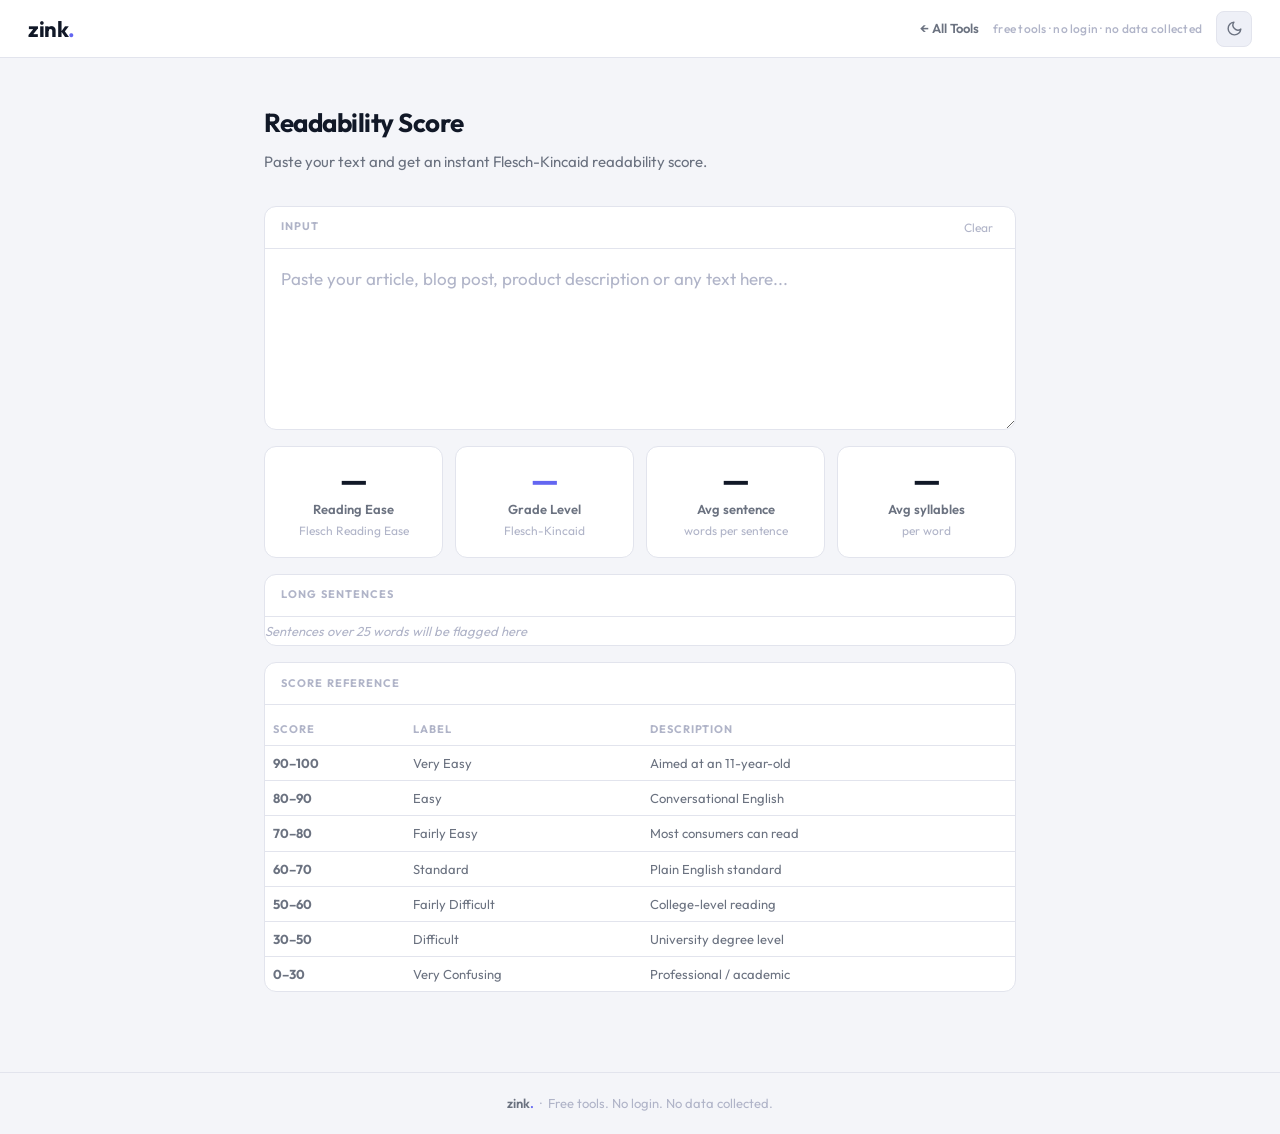
<file: readability.html>
<!DOCTYPE html>
<html lang="en" data-theme="dark">
<head>
  <meta charset="UTF-8" />
  <meta name="viewport" content="width=device-width, initial-scale=1.0" />
  <meta name="description" content="Check your text's readability score instantly. Flesch Reading Ease, Flesch-Kincaid Grade Level, sentence length analysis and audience label. Free, no login, no data collected." />
  <meta name="robots" content="index, follow" />
  <title>Free Readability Score Checker — Flesch-Kincaid Calculator | zink.</title>
  <!-- Open Graph -->
  <meta property="og:type" content="website" />
  <meta property="og:url" content="https://gotzink.com/readability.html" />
  <meta property="og:title" content="Free Readability Score Checker — Flesch-Kincaid Calculator" />
  <meta property="og:description" content="Check your text's readability score instantly. Flesch Reading Ease, Flesch-Kincaid Grade Level, sentence length analysis and audience label. Free, no login, no data collected." />
  <meta property="og:image" content="https://gotzink.com/og-image.svg" />
  <meta name="twitter:card" content="summary_large_image" />
  <meta name="twitter:title" content="Free Readability Score Checker — Flesch-Kincaid Calculator | zink." />
  <meta name="twitter:description" content="Flesch Reading Ease, Flesch-Kincaid Grade Level, sentence analysis. Free, no login." />
  <meta name="twitter:image" content="https://gotzink.com/og-image.svg" />
  <!-- Google Analytics -->
  <script async src="https://www.googletagmanager.com/gtag/js?id=G-XY13QWYYQ4"></script>
  <script>
    window.dataLayer = window.dataLayer || [];
    function gtag(){dataLayer.push(arguments);}
    gtag('js', new Date());
    gtag('config', 'G-XY13QWYYQ4');
  </script>
  <link rel="icon" type="image/svg+xml" href="favicon.svg" />
  <link rel="preconnect" href="https://fonts.googleapis.com" />
  <link rel="preconnect" href="https://fonts.gstatic.com" crossorigin />
  <link href="https://fonts.googleapis.com/css2?family=Outfit:wght@400;500;600;700&display=swap" rel="stylesheet" />
  <link rel="stylesheet" href="css/main.css" />
  <style>
    main > * + * { margin-top: 16px; }
    /* Score cards */
    .score-cards { display: flex; flex-wrap: wrap; gap: 12px; margin-bottom: 0; }
    .score-card { background: var(--surface); border: 1px solid var(--border); border-radius: var(--radius); padding: 16px; flex: 1 1 140px; text-align: center; }
    .score-num { font-size: 32px; font-weight: 700; letter-spacing: -1px; line-height: 1; margin-bottom: 4px; }
    .score-label { font-size: 13px; font-weight: 600; color: var(--text-muted); margin-bottom: 2px; }
    .score-sub { font-size: 12px; color: var(--text-faint); }
    .score-ease-green { color: var(--success); }
    .score-ease-amber { color: var(--warn); }
    .score-ease-red   { color: var(--danger); }
    .score-accent { color: var(--accent); }
    .score-default { color: var(--text); }
    @media(max-width:600px) { .score-cards { flex-wrap: wrap; } .score-card { min-width: calc(50% - 6px); flex: none; } }

    /* Long sentences */
    .long-sentence-item { padding: 12px 16px; border-left: 3px solid var(--warn); border-bottom: 1px solid var(--border); display: flex; align-items: flex-start; justify-content: space-between; gap: 12px; }
    .long-sentence-item:last-child { border-bottom: none; }
    .long-sentence-text { font-size: 13px; color: var(--text); line-height: 1.6; flex: 1; }
    .warn-badge { font-size: 11px; font-weight: 700; padding: 2px 8px; border-radius: 20px; background: rgba(234,179,8,0.12); color: var(--warn); border: 1px solid rgba(234,179,8,0.25); white-space: nowrap; flex-shrink: 0; }
    .no-long { font-size: 13px; color: var(--success); padding: 12px 0; }

    /* Reference table */
    .ref-table { width: 100%; border-collapse: collapse; margin-top: 10px; }
    .ref-table th { font-size: 11px; font-weight: 700; text-transform: uppercase; letter-spacing: .08em; color: var(--text-faint); padding: 6px 8px; text-align: left; border-bottom: 1px solid var(--border); }
    .ref-table td { font-size: 13px; color: var(--text-muted); padding: 8px 8px; border-bottom: 1px solid var(--border); line-height: 1.4; }
    .ref-table tr:last-child td { border-bottom: none; }
    .ref-score-green { color: var(--success); font-weight: 700; }
    .ref-score-amber { color: var(--warn); font-weight: 700; }
    .ref-score-red   { color: var(--danger); font-weight: 700; }

    /* Long sentences placeholder */
    .ls-placeholder { font-size: 13px; color: var(--text-faint); font-style: italic; padding: 4px 0; }

    #input-text { min-height: 180px; }
  </style>
</head>
<body>

  <!-- ── Header ─────────────────────────────────────────── -->
  <header class="header">
    <a href="/" class="logo">zink<span>.</span></a>
    <div class="header-right">
      <a href="/" class="back-link">← All Tools</a>
      <span class="tagline">free tools · no login · no data collected</span>
      <button class="theme-btn" id="theme-btn" aria-label="Toggle theme">
        <svg id="icon-sun" width="17" height="17" viewBox="0 0 24 24" fill="none"
             stroke="currentColor" stroke-width="2" stroke-linecap="round" stroke-linejoin="round">
          <circle cx="12" cy="12" r="5"/>
          <line x1="12" y1="1" x2="12" y2="3"/><line x1="12" y1="21" x2="12" y2="23"/>
          <line x1="4.22" y1="4.22" x2="5.64" y2="5.64"/><line x1="18.36" y1="18.36" x2="19.78" y2="19.78"/>
          <line x1="1" y1="12" x2="3" y2="12"/><line x1="21" y1="12" x2="23" y2="12"/>
          <line x1="4.22" y1="19.78" x2="5.64" y2="18.36"/><line x1="18.36" y1="5.64" x2="19.78" y2="4.22"/>
        </svg>
        <svg id="icon-moon" width="17" height="17" viewBox="0 0 24 24" fill="none"
             stroke="currentColor" stroke-width="2" stroke-linecap="round" stroke-linejoin="round"
             style="display:none">
          <path d="M21 12.79A9 9 0 1 1 11.21 3 7 7 0 0 0 21 12.79z"/>
        </svg>
      </button>
    </div>
  </header>

  <!-- ── Main ───────────────────────────────────────────── -->
  <main>

    <div class="tool-header">
      <h1 class="tool-title">Readability Score</h1>
      <p class="tool-subtitle">Paste your text and get an instant Flesch-Kincaid readability score.</p>
    </div>

    <!-- Input -->
    <div class="card">
      <div class="card-label-row">
        <span class="card-label">Input</span>
        <button class="clear-btn" id="clear-btn">Clear</button>
      </div>
      <textarea
        id="input-text"
        placeholder="Paste your article, blog post, product description or any text here..."
        spellcheck="false"
        aria-label="Text input"
      ></textarea>
    </div>

    <!-- Score cards -->
    <div class="score-cards">
      <div class="score-card">
        <div class="score-num score-default" id="score-ease">—</div>
        <div class="score-label">Reading Ease</div>
        <div class="score-sub" id="score-ease-label">Flesch Reading Ease</div>
      </div>
      <div class="score-card">
        <div class="score-num score-accent" id="score-grade">—</div>
        <div class="score-label">Grade Level</div>
        <div class="score-sub">Flesch-Kincaid</div>
      </div>
      <div class="score-card">
        <div class="score-num score-default" id="score-asl">—</div>
        <div class="score-label">Avg sentence</div>
        <div class="score-sub">words per sentence</div>
      </div>
      <div class="score-card">
        <div class="score-num score-default" id="score-asw">—</div>
        <div class="score-label">Avg syllables</div>
        <div class="score-sub">per word</div>
      </div>
    </div>

    <!-- Long sentences -->
    <div class="card">
      <div class="card-label-row">
        <span class="card-label">Long sentences</span>
      </div>
      <div id="long-sentences-body">
        <p class="ls-placeholder">Sentences over 25 words will be flagged here</p>
      </div>
    </div>

    <!-- Reference -->
    <div class="card">
      <div class="card-label-row">
        <span class="card-label">Score reference</span>
      </div>
      <table class="ref-table">
        <thead>
          <tr>
            <th>Score</th>
            <th>Label</th>
            <th>Description</th>
          </tr>
        </thead>
        <tbody>
          <tr><td class="ref-score-green">90–100</td><td>Very Easy</td><td>Aimed at an 11-year-old</td></tr>
          <tr><td class="ref-score-green">80–90</td><td>Easy</td><td>Conversational English</td></tr>
          <tr><td class="ref-score-green">70–80</td><td>Fairly Easy</td><td>Most consumers can read</td></tr>
          <tr><td class="ref-score-green">60–70</td><td>Standard</td><td>Plain English standard</td></tr>
          <tr><td class="ref-score-amber">50–60</td><td>Fairly Difficult</td><td>College-level reading</td></tr>
          <tr><td class="ref-score-amber">30–50</td><td>Difficult</td><td>University degree level</td></tr>
          <tr><td class="ref-score-red">0–30</td><td>Very Confusing</td><td>Professional / academic</td></tr>
        </tbody>
      </table>
    </div>

  </main>

  <!-- ── Footer ─────────────────────────────────────────── -->
  <footer>
    <span class="logo-text">zink</span><span class="logo-dot">.</span>
    &nbsp;·&nbsp; Free tools. No login. No data collected.
  </footer>

  <script>
    // ── Syllable counter ────────────────────────────────────────────
    function countSyllables(word) {
      word = word.toLowerCase().replace(/[^a-z]/g, '');
      if (!word) return 0;
      if (word.length <= 3) return 1;
      word = word.replace(/e$/, '');
      const matches = word.match(/[aeiou]+/g);
      return Math.max(1, matches ? matches.length : 1);
    }

    // ── Text metrics ────────────────────────────────────────────────
    function getMetrics(text) {
      const trimmed = text.trim();
      if (!trimmed) return null;

      const sentences = trimmed.split(/[.!?]+/).map(s => s.trim()).filter(s => s.length > 0);
      const words = trimmed.split(/\s+/).filter(w => w.length > 0);

      if (!words.length || !sentences.length) return null;

      const totalSyllables = words.reduce((acc, w) => acc + countSyllables(w), 0);
      const asl = words.length / sentences.length;
      const asw = totalSyllables / words.length;

      const ease = Math.min(100, Math.max(0, 206.835 - (1.015 * asl) - (84.6 * asw)));
      const grade = Math.min(18, Math.max(0, (0.39 * asl) + (11.8 * asw) - 15.59));

      return { ease, grade, asl, asw, sentences, words };
    }

    function audienceLabel(ease) {
      if (ease >= 90) return 'Very Easy — aimed at an 11-year-old';
      if (ease >= 80) return 'Easy — conversational English';
      if (ease >= 70) return 'Fairly Easy — most consumers can read';
      if (ease >= 60) return 'Standard — Plain English standard';
      if (ease >= 50) return 'Fairly Difficult — college-level reading';
      if (ease >= 30) return 'Difficult — university degree level';
      return 'Very Confusing — professional / academic';
    }

    function easeClass(ease) {
      if (ease >= 60) return 'score-ease-green';
      if (ease >= 40) return 'score-ease-amber';
      return 'score-ease-red';
    }

    // ── DOM refs ────────────────────────────────────────────────────
    const input = document.getElementById('input-text');
    const elEase = document.getElementById('score-ease');
    const elEaseLabel = document.getElementById('score-ease-label');
    const elGrade = document.getElementById('score-grade');
    const elAsl = document.getElementById('score-asl');
    const elAsw = document.getElementById('score-asw');
    const elLong = document.getElementById('long-sentences-body');

    function reset() {
      [elEase, elGrade, elAsl, elAsw].forEach(el => el.textContent = '—');
      elEase.className = 'score-num score-default';
      elEaseLabel.textContent = 'Flesch Reading Ease';
      elLong.innerHTML = '<p class="ls-placeholder">Sentences over 25 words will be flagged here</p>';
    }

    function update() {
      const m = getMetrics(input.value);
      if (!m) { reset(); return; }

      elEase.textContent = Math.round(m.ease);
      elEase.className = 'score-num ' + easeClass(m.ease);
      elEaseLabel.textContent = audienceLabel(m.ease);

      elGrade.textContent = m.grade.toFixed(1);
      elAsl.textContent = Math.round(m.asl);
      elAsw.textContent = m.asw.toFixed(1);

      // Long sentences
      const long = m.sentences.filter(s => s.split(/\s+/).filter(w => w.length > 0).length > 25);
      if (!long.length) {
        elLong.innerHTML = '<p class="no-long">✓ No long sentences found — good rhythm throughout.</p>';
      } else {
        elLong.innerHTML = long.map(s => {
          const wc = s.split(/\s+/).filter(w => w.length > 0).length;
          return `<div class="long-sentence-item">
            <span class="long-sentence-text">${escHtml(s)}</span>
            <span class="warn-badge">${wc} words</span>
          </div>`;
        }).join('');
      }
    }

    function escHtml(str) {
      return str.replace(/&/g,'&amp;').replace(/</g,'&lt;').replace(/>/g,'&gt;');
    }

    input.addEventListener('input', update);

    document.getElementById('clear-btn').addEventListener('click', () => {
      input.value = '';
      reset();
      input.focus();
    });

    // ── Theme toggle ────────────────────────────────────────────────
    const root = document.documentElement;
    const themeBtn = document.getElementById('theme-btn');
    const sunIcon = document.getElementById('icon-sun');
    const moonIcon = document.getElementById('icon-moon');
    function applyTheme(t) {
      root.setAttribute('data-theme', t);
      try { localStorage.setItem('zink-theme', t); } catch(e) {}
      sunIcon.style.display = t === 'dark' ? 'block' : 'none';
      moonIcon.style.display = t === 'light' ? 'block' : 'none';
    }
    const saved = () => { try { return localStorage.getItem('zink-theme'); } catch(e) { return null; } };
    applyTheme(saved() || (window.matchMedia('(prefers-color-scheme:light)').matches ? 'light' : 'dark'));
    themeBtn.addEventListener('click', () => applyTheme(root.getAttribute('data-theme') === 'dark' ? 'light' : 'dark'));
  </script>

</body>
</html>
</file>
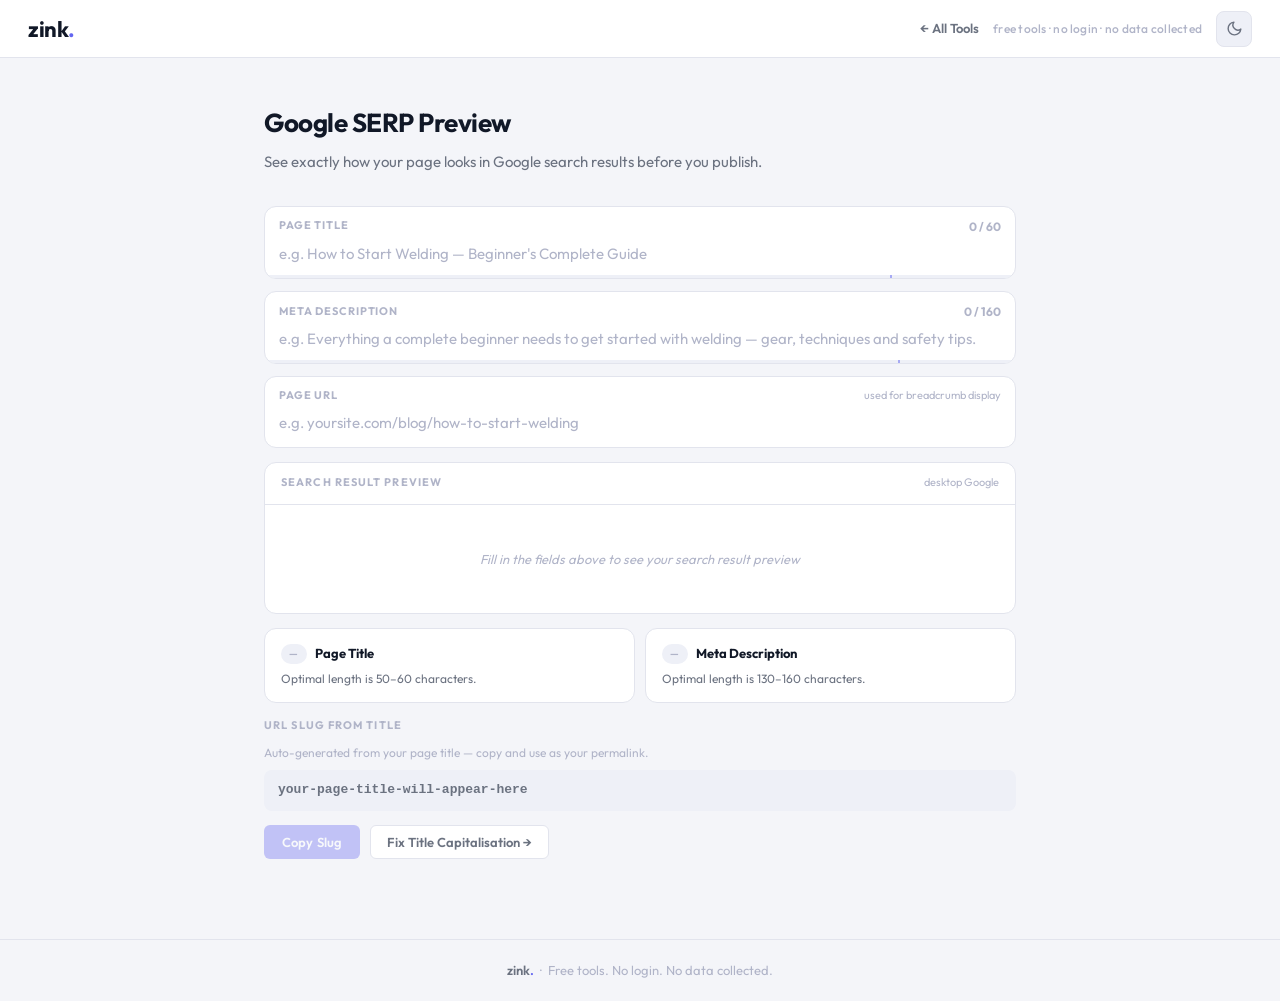
<file: serp-preview.html>
<!DOCTYPE html>
<html lang="en" data-theme="dark">
<head>
  <meta charset="UTF-8" />
  <meta name="viewport" content="width=device-width, initial-scale=1.0" />
  <meta name="description" content="Free Google SERP preview tool. See exactly how your page title, meta description and URL look in Google search results. Colour-coded length checks. No login, no data collected." />
  <meta name="robots" content="index, follow" />
  <title>Free Google SERP Preview — Title & Meta Description Checker | zink.</title>
  <meta property="og:type" content="website" />
  <meta property="og:url" content="https://gotzink.com/serp-preview.html" />
  <meta property="og:title" content="Free Google SERP Preview — Title & Meta Description Checker" />
  <meta property="og:description" content="See exactly how your page title, meta description and URL appear in Google search results. Colour-coded length indicators. Free, no login." />
  <meta property="og:image" content="https://gotzink.com/og-image.svg" />
  <meta name="twitter:card" content="summary_large_image" />
  <meta name="twitter:title" content="Free Google SERP Preview — Title & Meta Description Checker | zink." />
  <meta name="twitter:description" content="Preview your Google search snippet instantly. Check title and meta description lengths. Free, no login." />
  <meta name="twitter:image" content="https://gotzink.com/og-image.svg" />
  <script async src="https://www.googletagmanager.com/gtag/js?id=G-XY13QWYYQ4"></script>
  <script>window.dataLayer=window.dataLayer||[];function gtag(){dataLayer.push(arguments);}gtag('js',new Date());gtag('config','G-XY13QWYYQ4');</script>
  <link rel="icon" type="image/svg+xml" href="favicon.svg" />
  <link rel="preconnect" href="https://fonts.googleapis.com" />
  <link rel="preconnect" href="https://fonts.gstatic.com" crossorigin />
  <link href="https://fonts.googleapis.com/css2?family=Outfit:wght@400;500;600;700&display=swap" rel="stylesheet" />
  <link rel="stylesheet" href="css/main.css" />
  <style>
    /* Fields */
    .fields-grid{display:grid;gap:12px;margin-bottom:14px}
    .field-group{background:var(--surface);border:1px solid var(--border);border-radius:var(--radius);overflow:hidden;transition:border-color var(--ease)}
    .field-group:focus-within{border-color:var(--accent)}
    .field-top{padding:10px 14px 0;display:flex;align-items:center;justify-content:space-between}
    .field-lbl{font-size:11px;font-weight:700;color:var(--text-faint);letter-spacing:.08em;text-transform:uppercase}
    .field-count{font-size:12px;font-weight:700;color:var(--text-faint);transition:color var(--ease)}
    .field-count.ok{color:var(--success)}
    .field-count.warn{color:var(--warn)}
    .field-count.bad{color:var(--danger)}
    .field-input{width:100%;padding:8px 14px 12px;background:transparent;color:var(--text);font-family:var(--font);font-size:15px;border:none;display:block;transition:color var(--ease)}
    .field-input:focus{outline:none}
    .field-input::placeholder{color:var(--text-faint)}
    .field-bar{height:3px;background:var(--surface2);position:relative}
    .field-bar-fill{height:100%;transition:width .15s ease,background .15s ease}
    .field-bar-marker{position:absolute;top:0;height:100%;width:2px;background:var(--accent);opacity:.5}

    /* SERP mock */
    .serp-card{background:#fff;border-radius:10px;padding:20px 20px 22px;margin-bottom:14px;font-family:'Arial',sans-serif}
    [data-theme="dark"] .serp-card{background:#202124}
    .serp-site-row{display:flex;align-items:center;gap:8px;margin-bottom:4px}
    .serp-favicon{width:18px;height:18px;border-radius:50%;background:#e8eaed;display:flex;align-items:center;justify-content:center;flex-shrink:0;font-size:10px;font-weight:700;color:#5f6368}
    [data-theme="dark"] .serp-favicon{background:#3c4043;color:#bdc1c6}
    .serp-domain{font-size:14px;color:#202124;line-height:1.3}
    [data-theme="dark"] .serp-domain{color:#bdc1c6}
    .serp-path{font-size:12px;color:#4d5156}
    [data-theme="dark"] .serp-path{color:#9aa0a6}
    .serp-kebab{width:18px;height:18px;border-radius:50%;display:flex;align-items:center;justify-content:center;cursor:default;flex-shrink:0;margin-left:auto}
    .serp-kebab svg{color:#70757a}
    .serp-title{font-size:20px;line-height:1.3;color:#1a0dab;margin-bottom:4px;word-break:break-word}
    [data-theme="dark"] .serp-title{color:#8ab4f8}
    .serp-title.truncated{display:-webkit-box;-webkit-line-clamp:1;-webkit-box-orient:vertical;overflow:hidden}
    .serp-title-empty{font-size:20px;color:#9aa0a6;font-style:italic}
    [data-theme="dark"] .serp-title-empty{color:#5f6368}
    .serp-desc{font-size:14px;line-height:1.6;color:#4d5156;word-break:break-word}
    [data-theme="dark"] .serp-desc{color:#bdc1c6}
    .serp-desc.truncated{display:-webkit-box;-webkit-line-clamp:2;-webkit-box-orient:vertical;overflow:hidden}
    .serp-desc-empty{font-size:14px;color:#9aa0a6;font-style:italic;line-height:1.6}
    [data-theme="dark"] .serp-desc-empty{color:#5f6368}
    .serp-empty-hint{text-align:center;padding:28px 16px;color:var(--text-faint);font-size:13px;font-style:italic}

    /* Field checks */
    .checks-row{display:grid;grid-template-columns:1fr 1fr;gap:10px;margin-bottom:14px}
    @media(max-width:520px){.checks-row{grid-template-columns:1fr}}
    .check-box{background:var(--surface);border:1px solid var(--border);border-radius:var(--radius);padding:14px 16px}
    .check-box-head{display:flex;align-items:center;gap:8px;margin-bottom:6px}
    .check-pill{font-size:10px;font-weight:700;padding:2px 8px;border-radius:20px;letter-spacing:.05em;text-transform:uppercase}
    .check-pill.ok{background:var(--success-dim);color:var(--success)}
    .check-pill.warn{background:var(--warn-dim);color:var(--warn)}
    .check-pill.bad{background:var(--danger-dim);color:var(--danger)}
    .check-pill.na{background:var(--surface2);color:var(--text-faint)}
    .check-box-name{font-size:13px;font-weight:700;color:var(--text)}
    .check-box-detail{font-size:12px;color:var(--text-muted);line-height:1.5}

    /* Slug handoff */
    .slug-row{margin-bottom:14px}
    .slug-hint{font-size:12px;color:var(--text-faint);margin-bottom:8px}
    .slug-output{padding:10px 14px;background:var(--surface2);border-radius:var(--radius-sm);font-size:13px;font-weight:600;color:var(--text-muted);font-family:monospace;word-break:break-all;min-height:38px;transition:color var(--ease)}
    .slug-output.has-slug{color:var(--text)}

    .actions-row{display:flex;gap:10px;flex-wrap:wrap;margin-top:6px}
    .ghost-btn{padding:8px 16px;border-radius:var(--radius-xs);font-size:13px;font-weight:600;font-family:var(--font);cursor:pointer;border:1px solid var(--border);background:var(--surface);color:var(--text-muted);transition:all var(--ease);text-decoration:none;display:inline-flex;align-items:center}
    .ghost-btn:hover{border-color:var(--accent);color:var(--accent)}
  </style>
</head>
<body>

<header class="header">
  <a href="/" class="logo">zink<span>.</span></a>
  <div class="header-right">
    <a href="/" class="back-link">← All Tools</a>
    <span class="tagline">free tools · no login · no data collected</span>
    <button class="theme-btn" id="theme-btn" aria-label="Toggle theme">
      <svg id="icon-sun" width="17" height="17" viewBox="0 0 24 24" fill="none" stroke="currentColor" stroke-width="2" stroke-linecap="round" stroke-linejoin="round"><circle cx="12" cy="12" r="5"/><line x1="12" y1="1" x2="12" y2="3"/><line x1="12" y1="21" x2="12" y2="23"/><line x1="4.22" y1="4.22" x2="5.64" y2="5.64"/><line x1="18.36" y1="18.36" x2="19.78" y2="19.78"/><line x1="1" y1="12" x2="3" y2="12"/><line x1="21" y1="12" x2="23" y2="12"/><line x1="4.22" y1="19.78" x2="5.64" y2="18.36"/><line x1="18.36" y1="5.64" x2="19.78" y2="4.22"/></svg>
      <svg id="icon-moon" width="17" height="17" viewBox="0 0 24 24" fill="none" stroke="currentColor" stroke-width="2" stroke-linecap="round" stroke-linejoin="round" style="display:none"><path d="M21 12.79A9 9 0 1 1 11.21 3 7 7 0 0 0 21 12.79z"/></svg>
    </button>
  </div>
</header>

<main>
  <div class="tool-header">
    <h1 class="tool-title">Google SERP Preview</h1>
    <p class="tool-subtitle">See exactly how your page looks in Google search results before you publish.</p>
  </div>

  <!-- Fields -->
  <div class="fields-grid">

    <div class="field-group">
      <div class="field-top">
        <span class="field-lbl">Page Title</span>
        <span class="field-count" id="title-count">0 / 60</span>
      </div>
      <input class="field-input" id="title-input" type="text" placeholder="e.g. How to Start Welding — Beginner's Complete Guide" maxlength="120" spellcheck="false" />
      <div class="field-bar">
        <div class="field-bar-fill" id="title-bar" style="width:0%;background:var(--text-faint)"></div>
        <div class="field-bar-marker" style="left:83.3%"></div><!-- 50/60 -->
      </div>
    </div>

    <div class="field-group">
      <div class="field-top">
        <span class="field-lbl">Meta Description</span>
        <span class="field-count" id="desc-count">0 / 160</span>
      </div>
      <input class="field-input" id="desc-input" type="text" placeholder="e.g. Everything a complete beginner needs to get started with welding — gear, techniques and safety tips." maxlength="300" spellcheck="false" />
      <div class="field-bar">
        <div class="field-bar-fill" id="desc-bar" style="width:0%;background:var(--text-faint)"></div>
        <div class="field-bar-marker" style="left:84.4%"></div><!-- 135/160 -->
      </div>
    </div>

    <div class="field-group">
      <div class="field-top">
        <span class="field-lbl">Page URL</span>
        <span style="font-size:11px;color:var(--text-faint)">used for breadcrumb display</span>
      </div>
      <input class="field-input" id="url-input" type="text" placeholder="e.g. yoursite.com/blog/how-to-start-welding" spellcheck="false" />
      <div class="field-bar" style="background:transparent"></div>
    </div>

  </div>

  <!-- SERP mock -->
  <div class="card" style="margin-bottom:14px;overflow:visible">
    <div class="card-label-row">
      <span class="card-label">Search result preview</span>
      <span style="font-size:11px;color:var(--text-faint)">desktop Google</span>
    </div>
    <div style="padding:16px" id="serp-wrap">
      <div class="serp-empty-hint">Fill in the fields above to see your search result preview</div>
    </div>
  </div>

  <!-- Field checks -->
  <div class="checks-row">
    <div class="check-box" id="title-check">
      <div class="check-box-head">
        <span class="check-pill na" id="title-pill">—</span>
        <span class="check-box-name">Page Title</span>
      </div>
      <div class="check-box-detail" id="title-detail">Optimal length is 50–60 characters.</div>
    </div>
    <div class="check-box" id="desc-check">
      <div class="check-box-head">
        <span class="check-pill na" id="desc-pill">—</span>
        <span class="check-box-name">Meta Description</span>
      </div>
      <div class="check-box-detail" id="desc-detail">Optimal length is 130–160 characters.</div>
    </div>
  </div>

  <!-- URL Slug output -->
  <div class="slug-row">
    <div class="card-label" style="margin-bottom:8px">URL Slug from title</div>
    <div class="slug-hint">Auto-generated from your page title — copy and use as your permalink.</div>
    <div class="slug-output" id="slug-output">your-page-title-will-appear-here</div>
  </div>

  <!-- Actions -->
  <div class="actions-row">
    <button class="copy-btn" id="copy-slug-btn" disabled>Copy Slug</button>
    <button class="ghost-btn" id="cap-btn">Fix Title Capitalisation →</button>
  </div>
</main>

<footer><span class="logo-text">zink</span><span class="logo-dot">.</span> &nbsp;·&nbsp; Free tools. No login. No data collected.</footer>

<script>
// ── Theme ─────────────────────────────────────────────────
const root=document.documentElement,themeBtn=document.getElementById('theme-btn'),sunIcon=document.getElementById('icon-sun'),moonIcon=document.getElementById('icon-moon');
function applyTheme(t){root.setAttribute('data-theme',t);try{localStorage.setItem('zink-theme',t)}catch(e){}sunIcon.style.display=t==='dark'?'block':'none';moonIcon.style.display=t==='light'?'block':'none';}
const saved=()=>{try{return localStorage.getItem('zink-theme')}catch(e){return null}};
applyTheme(saved()||(window.matchMedia('(prefers-color-scheme:light)').matches?'light':'dark'));
themeBtn.addEventListener('click',()=>applyTheme(root.getAttribute('data-theme')==='dark'?'light':'dark'));

// ── Elements ──────────────────────────────────────────────
const titleInput  = document.getElementById('title-input');
const descInput   = document.getElementById('desc-input');
const urlInput    = document.getElementById('url-input');
const titleCount  = document.getElementById('title-count');
const descCount   = document.getElementById('desc-count');
const titleBar    = document.getElementById('title-bar');
const descBar     = document.getElementById('desc-bar');
const serpWrap    = document.getElementById('serp-wrap');
const titlePill   = document.getElementById('title-pill');
const titleDetail = document.getElementById('title-detail');
const descPill    = document.getElementById('desc-pill');
const descDetail  = document.getElementById('desc-detail');
const slugOutput  = document.getElementById('slug-output');
const copySlugBtn = document.getElementById('copy-slug-btn');
const capBtn      = document.getElementById('cap-btn');

const TITLE_OPTIMAL_MIN = 50, TITLE_OPTIMAL_MAX = 60;
const DESC_OPTIMAL_MIN  = 130, DESC_OPTIMAL_MAX  = 160;

function esc(s){ return s.replace(/&/g,'&amp;').replace(/</g,'&lt;').replace(/>/g,'&gt;'); }

function parseUrl(raw) {
  let url = raw.trim();
  if (!url) return { domain: '', breadcrumb: '' };
  if (!/^https?:\/\//i.test(url)) url = 'https://' + url;
  try {
    const u     = new URL(url);
    const parts = u.pathname.split('/').filter(Boolean);
    const domain = u.hostname.replace(/^www\./, '');
    return {
      domain,
      breadcrumb: parts.length ? domain + ' › ' + parts.join(' › ') : domain
    };
  } catch(e) {
    return { domain: raw.trim(), breadcrumb: raw.trim() };
  }
}

function toSlug(text) {
  return text.toLowerCase().trim()
    .replace(/[^\w\s-]/g, '')
    .replace(/[\s_]+/g, '-')
    .replace(/-+/g, '-')
    .replace(/^-+|-+$/g, '');
}

function titleStatus(len) {
  if (len === 0)  return { cls: 'na',   label: '—',    detail: 'Optimal length is 50–60 characters.' };
  if (len < 30)   return { cls: 'bad',  label: 'Short', detail: `${len} chars — too short. Aim for 50–60 to fill available space and help rankings.` };
  if (len < 50)   return { cls: 'warn', label: 'OK',    detail: `${len} chars — acceptable but you have room to add more keywords (aim for 50–60).` };
  if (len <= 60)  return { cls: 'ok',   label: 'Great', detail: `${len} chars — perfect range. Google will display your full title.` };
  if (len <= 70)  return { cls: 'warn', label: 'Long',  detail: `${len} chars — may be truncated on some screens. Google's cutoff is ~60 characters.` };
  return           { cls: 'bad',  label: 'Too long', detail: `${len} chars — likely truncated in results. Shorten to under 60 characters.` };
}

function descStatus(len) {
  if (len === 0)   return { cls: 'na',   label: '—',       detail: 'Optimal length is 130–160 characters.' };
  if (len < 70)    return { cls: 'bad',  label: 'Short',   detail: `${len} chars — too short. Aim for 130–160 to fill the snippet and attract clicks.` };
  if (len < 130)   return { cls: 'warn', label: 'OK',      detail: `${len} chars — acceptable, but you have room to add more context and a call to action.` };
  if (len <= 160)  return { cls: 'ok',   label: 'Great',   detail: `${len} chars — perfect range. Google will likely show the full description.` };
  if (len <= 180)  return { cls: 'warn', label: 'Long',    detail: `${len} chars — may be truncated. Google's cutoff is approximately 155–160 characters.` };
  return            { cls: 'bad',  label: 'Too long', detail: `${len} chars — will be cut off in results. Trim to under 160 characters.` };
}

function update() {
  const title = titleInput.value;
  const desc  = descInput.value;
  const tLen  = title.length;
  const dLen  = desc.length;
  const { breadcrumb, domain } = parseUrl(urlInput.value);

  // Title meter
  const tPct = Math.min(tLen / 60 * 100, 100);
  titleBar.style.width = tPct + '%';
  titleBar.style.background = tLen === 0 ? 'var(--text-faint)' : tLen <= 60 ? 'var(--success)' : tLen <= 70 ? 'var(--warn)' : 'var(--danger)';
  const tState = titleStatus(tLen);
  titleCount.textContent = tLen + ' / 60';
  titleCount.className   = 'field-count ' + (tLen === 0 ? '' : tState.cls);
  titlePill.textContent  = tState.label;
  titlePill.className    = 'check-pill ' + tState.cls;
  titleDetail.textContent = tState.detail;

  // Desc meter
  const dPct = Math.min(dLen / 160 * 100, 100);
  descBar.style.width = dPct + '%';
  descBar.style.background = dLen === 0 ? 'var(--text-faint)' : dLen <= 160 ? 'var(--success)' : dLen <= 180 ? 'var(--warn)' : 'var(--danger)';
  const dState = descStatus(dLen);
  descCount.textContent = dLen + ' / 160';
  descCount.className   = 'field-count ' + (dLen === 0 ? '' : dState.cls);
  descPill.textContent  = dState.label;
  descPill.className    = 'check-pill ' + dState.cls;
  descDetail.textContent = dState.detail;

  // SERP mock
  const hasAny = title || desc || breadcrumb;
  if (!hasAny) {
    serpWrap.innerHTML = '<div class="serp-empty-hint">Fill in the fields above to see your search result preview</div>';
  } else {
    const displayTitle    = tLen > 60 ? esc(title.slice(0, 60)) + '<span style="color:#9aa0a6">…</span>' : esc(title);
    const displayDesc     = dLen > 160 ? esc(desc.slice(0, 157)) + '…' : esc(desc);
    const favicon         = domain ? `<div class="serp-favicon">${esc(domain.charAt(0).toUpperCase())}</div>` : `<div class="serp-favicon">G</div>`;
    const domainLine      = breadcrumb
      ? `<div style="display:flex;flex-direction:column"><span class="serp-domain">${esc(domain || breadcrumb)}</span><span class="serp-path">${esc(breadcrumb)}</span></div>`
      : `<span class="serp-domain" style="color:#9aa0a6;font-style:italic">yoursite.com</span>`;

    serpWrap.innerHTML = `
      <div class="serp-card">
        <div class="serp-site-row">
          ${favicon}
          ${domainLine}
          <div class="serp-kebab"><svg width="16" height="16" viewBox="0 0 24 24" fill="currentColor"><circle cx="12" cy="5" r="1.5"/><circle cx="12" cy="12" r="1.5"/><circle cx="12" cy="19" r="1.5"/></svg></div>
        </div>
        <div class="serp-title">${title ? displayTitle : '<span class="serp-title-empty">Your page title appears here</span>'}</div>
        <div class="serp-desc">${desc ? displayDesc : '<span class="serp-desc-empty">Your meta description appears here — this is the text that shows in search results and directly influences whether people click your link.</span>'}</div>
      </div>`;
  }

  // Slug
  const slug = toSlug(title);
  if (slug) {
    slugOutput.textContent = slug;
    slugOutput.classList.add('has-slug');
    copySlugBtn.disabled = false;
  } else {
    slugOutput.textContent = 'your-page-title-will-appear-here';
    slugOutput.classList.remove('has-slug');
    copySlugBtn.disabled = true;
  }
}

// ── Copy slug ─────────────────────────────────────────────
copySlugBtn.addEventListener('click', () => {
  const slug = toSlug(titleInput.value);
  if (!slug) return;
  const done = () => { copySlugBtn.textContent='✓ Copied'; copySlugBtn.classList.add('copied'); setTimeout(()=>{copySlugBtn.textContent='Copy Slug';copySlugBtn.classList.remove('copied');},2000); };
  navigator.clipboard ? navigator.clipboard.writeText(slug).then(done).catch(()=>fb(slug,done)) : fb(slug,done);
});
function fb(t,cb){const el=document.createElement('textarea');el.value=t;el.style.cssText='position:fixed;opacity:0;pointer-events:none';document.body.appendChild(el);el.select();document.execCommand('copy');document.body.removeChild(el);cb();}

// ── Handoff to capitaliser ────────────────────────────────
capBtn.addEventListener('click', () => {
  const text = titleInput.value.trim();
  if (!text) return;
  sessionStorage.setItem('zink-cap-text', text);
  sessionStorage.setItem('zink-cap-source', 'SERP Preview');
  window.location.href = 'capitaliser.html';
});

titleInput.addEventListener('input', update);
descInput.addEventListener('input', update);
urlInput.addEventListener('input', update);
update();
</script>
</body>
</html>
</file>
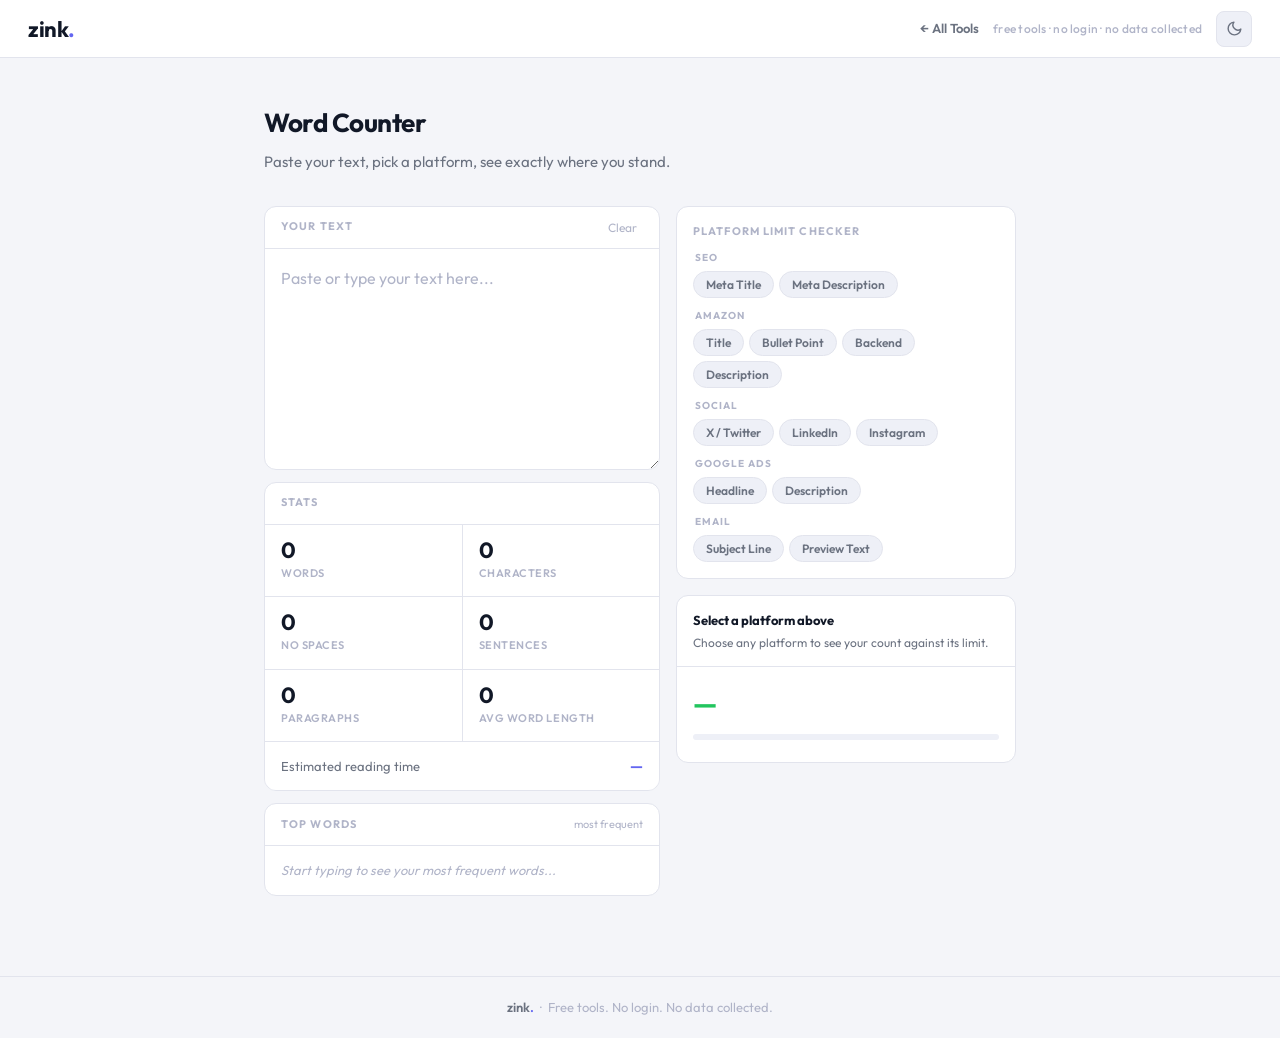
<file: word-counter.html>
<!DOCTYPE html>
<html lang="en" data-theme="dark">
<head>
  <meta charset="UTF-8" />
  <meta name="viewport" content="width=device-width, initial-scale=1.0" />
  <meta name="description" content="Free word counter with platform limit checker for Amazon, SEO, social media, Google Ads and email. Counts words, characters, sentences, paragraphs and reading time. No login, no data collected." />
  <meta name="robots" content="index, follow" />
  <title>Free Word Counter with Platform Limit Checker — Amazon, SEO, Social | zink.</title>
  <!-- Open Graph -->
  <meta property="og:type" content="website" />
  <meta property="og:url" content="https://gotzink.com/word-counter.html" />
  <meta property="og:title" content="Free Word Counter with Platform Limit Checker" />
  <meta property="og:description" content="Count words, characters, sentences and paragraphs. Check against platform limits for Amazon, SEO, social media, Google Ads and email. Free, no login." />
  <meta property="og:image" content="https://gotzink.com/og-image.svg" />
  <meta name="twitter:card" content="summary_large_image" />
  <meta name="twitter:title" content="Free Word Counter — Amazon, SEO, Social Limits | zink." />
  <meta name="twitter:description" content="Count words and check platform limits for Amazon, SEO, social media, Google Ads and email. Free, no login." />
  <meta name="twitter:image" content="https://gotzink.com/og-image.svg" />
  <link rel="icon" type="image/svg+xml" href="favicon.svg" />
  <link rel="preconnect" href="https://fonts.googleapis.com" />
  <link rel="preconnect" href="https://fonts.gstatic.com" crossorigin />
  <link href="https://fonts.googleapis.com/css2?family=Outfit:wght@400;500;600;700&display=swap" rel="stylesheet" />
  <script async src="https://www.googletagmanager.com/gtag/js?id=G-XY13QWYYQ4"></script>
  <script>window.dataLayer=window.dataLayer||[];function gtag(){dataLayer.push(arguments);}gtag('js',new Date());gtag('config','G-XY13QWYYQ4');</script>
  <link rel="stylesheet" href="css/main.css" />
  <style>
    /* ── Word counter specific styles ── */
    .layout{display:grid;grid-template-columns:1fr 340px;gap:16px;align-items:start}
    @media(max-width:720px){.layout{grid-template-columns:1fr}}

    /* Context strip */
    .context-strip{display:flex;align-items:center;justify-content:space-between;gap:12px;padding:12px 16px;background:var(--accent-dim);border:1px solid rgba(99,102,241,0.3);border-radius:var(--radius-sm);margin-bottom:20px;animation:slideIn 0.25s ease}
    @keyframes slideIn{from{opacity:0;transform:translateY(-6px)}to{opacity:1;transform:translateY(0)}}
    .context-left{display:flex;align-items:center;gap:10px}
    .context-icon{width:32px;height:32px;border-radius:8px;background:var(--accent);display:flex;align-items:center;justify-content:center;flex-shrink:0}
    .context-title{font-size:13px;font-weight:700;color:var(--text)}
    .context-sub{font-size:12px;color:var(--text-muted)}
    .context-dismiss{background:none;border:none;cursor:pointer;color:var(--text-faint);font-size:20px;line-height:1;padding:4px 6px;border-radius:4px;transition:color var(--ease);font-family:var(--font)}
    .context-dismiss:hover{color:var(--text)}

    /* Textarea */
    #input-text{width:100%;padding:16px;background:transparent;color:var(--text);font-family:var(--font);font-size:16px;line-height:1.7;resize:vertical;border:none;display:block;min-height:220px}
    #input-text:focus{outline:none}
    #input-text::placeholder{color:var(--text-faint)}

    /* Stats grid */
    .stats-grid{display:grid;grid-template-columns:1fr 1fr;gap:1px;background:var(--border)}
    .stat-cell{background:var(--surface);padding:14px 16px}
    .stat-value{font-size:22px;font-weight:700;color:var(--text);letter-spacing:-.5px;line-height:1;margin-bottom:4px}
    .stat-label{font-size:11px;font-weight:600;color:var(--text-faint);letter-spacing:.05em;text-transform:uppercase}
    .stat-cell.full{grid-column:1/-1;display:flex;align-items:center;justify-content:space-between;padding:12px 16px}
    .reading-time-text{font-size:13px;color:var(--text-muted)}
    .reading-time-value{font-size:15px;font-weight:700;color:var(--accent)}

    /* Right column */
    .right-col{display:flex;flex-direction:column;gap:16px}
    .section-label{font-size:11px;font-weight:700;color:var(--text-faint);letter-spacing:.1em;text-transform:uppercase;margin-bottom:10px}
    .platform-groups{display:flex;flex-direction:column;gap:10px}
    .group-label{font-size:10px;font-weight:700;color:var(--text-faint);letter-spacing:.1em;text-transform:uppercase;margin-bottom:5px;padding:0 2px}
    .platform-pills{display:flex;flex-wrap:wrap;gap:5px}
    .platform-pill{padding:5px 12px;border-radius:20px;font-size:12px;font-weight:600;font-family:var(--font);cursor:pointer;border:1px solid var(--border);background:var(--surface2);color:var(--text-muted);transition:all var(--ease)}
    .platform-pill:hover{color:var(--text);border-color:var(--border2)}
    .platform-pill.active{background:var(--accent);color:#fff;border-color:var(--accent)}

    /* Limit display */
    .limit-display{background:var(--surface);border:1px solid var(--border);border-radius:var(--radius);overflow:hidden;transition:border-color var(--ease)}
    .limit-display.ok{border-color:rgba(34,197,94,0.4)}
    .limit-display.warn{border-color:rgba(251,191,36,0.4)}
    .limit-display.over{border-color:rgba(239,68,68,0.4)}
    .limit-top{padding:14px 16px;border-bottom:1px solid var(--border)}
    .limit-platform-name{font-size:13px;font-weight:700;color:var(--text);margin-bottom:2px}
    .limit-description{font-size:12px;color:var(--text-muted)}
    .limit-meter{padding:14px 16px}
    .meter-numbers{display:flex;align-items:baseline;justify-content:space-between;margin-bottom:8px}
    .meter-current{font-size:28px;font-weight:700;letter-spacing:-.5px;transition:color var(--ease)}
    .meter-current.ok{color:var(--success)}
    .meter-current.warn{color:var(--warn)}
    .meter-current.over{color:#ef4444}
    .meter-max{font-size:14px;color:var(--text-muted);font-weight:500}
    .meter-bar-track{height:6px;background:var(--surface2);border-radius:3px;overflow:hidden}
    .meter-bar-fill{height:100%;border-radius:3px;transition:width 0.2s ease,background 0.2s ease;width:0%}
    .meter-bar-fill.ok{background:var(--success)}
    .meter-bar-fill.warn{background:var(--warn)}
    .meter-bar-fill.over{background:#ef4444}
    .meter-label{margin-top:8px;font-size:12px;font-weight:600;transition:color var(--ease)}
    .meter-label.ok{color:var(--success)}
    .meter-label.warn{color:var(--warn)}
    .meter-label.over{color:#ef4444}

    /* Top words */
    .top-words{display:flex;flex-direction:column;gap:6px;padding:14px 16px}
    .word-row{display:flex;align-items:center;gap:8px}
    .word-bar-track{flex:1;height:5px;background:var(--surface2);border-radius:3px;overflow:hidden}
    .word-bar-fill{height:100%;background:var(--accent-dim);border-radius:3px;transition:width 0.3s ease}
    .word-text{font-size:13px;font-weight:600;color:var(--text);min-width:80px}
    .word-count-badge{font-size:11px;font-weight:700;color:var(--text-faint);min-width:24px;text-align:right}
    .words-placeholder{padding:14px 16px;font-size:13px;color:var(--text-faint);font-style:italic}

    :root { --success:#22c55e; --warn:#fbbf24; }
  </style>
</head>
<body>

  <header class="header">
    <a href="/" class="logo">zink<span>.</span></a>
    <div class="header-right">
      <a href="/" class="back-link">← All Tools</a>
      <span class="tagline">free tools · no login · no data collected</span>
      <button class="theme-btn" id="theme-btn" aria-label="Toggle theme">
        <svg id="icon-sun" width="17" height="17" viewBox="0 0 24 24" fill="none" stroke="currentColor" stroke-width="2" stroke-linecap="round" stroke-linejoin="round"><circle cx="12" cy="12" r="5"/><line x1="12" y1="1" x2="12" y2="3"/><line x1="12" y1="21" x2="12" y2="23"/><line x1="4.22" y1="4.22" x2="5.64" y2="5.64"/><line x1="18.36" y1="18.36" x2="19.78" y2="19.78"/><line x1="1" y1="12" x2="3" y2="12"/><line x1="21" y1="12" x2="23" y2="12"/><line x1="4.22" y1="19.78" x2="5.64" y2="18.36"/><line x1="18.36" y1="5.64" x2="19.78" y2="4.22"/></svg>
        <svg id="icon-moon" width="17" height="17" viewBox="0 0 24 24" fill="none" stroke="currentColor" stroke-width="2" stroke-linecap="round" stroke-linejoin="round" style="display:none"><path d="M21 12.79A9 9 0 1 1 11.21 3 7 7 0 0 0 21 12.79z"/></svg>
      </button>
    </div>
  </header>

  <main>
    <div class="tool-header">
      <h1 class="tool-title">Word Counter</h1>
      <p class="tool-subtitle">Paste your text, pick a platform, see exactly where you stand.</p>
    </div>

    <!-- Context strip — shown when arriving from Listing Builder -->
    <div class="context-strip" id="context-strip" style="display:none">
      <div class="context-left">
        <div class="context-icon">
          <svg width="16" height="16" viewBox="0 0 24 24" fill="none" stroke="white" stroke-width="2.5" stroke-linecap="round" stroke-linejoin="round"><polyline points="22 12 18 12 15 21 9 3 6 12 2 12"/></svg>
        </div>
        <div>
          <div class="context-title" id="context-title">Sent from Listing Builder</div>
          <div class="context-sub" id="context-sub">Platform limit pre-selected</div>
        </div>
      </div>
      <button class="context-dismiss" id="context-dismiss" aria-label="Dismiss">×</button>
    </div>

    <div class="layout">

      <!-- Left: input + stats -->
      <div style="display:flex;flex-direction:column;gap:12px">

        <div class="card">
          <div class="card-label-row">
            <span class="card-label">Your text</span>
            <button class="clear-btn" id="clear-btn">Clear</button>
          </div>
          <textarea id="input-text" placeholder="Paste or type your text here..." spellcheck="false" aria-label="Text input"></textarea>
        </div>

        <div class="card">
          <div class="card-label-row"><span class="card-label">Stats</span></div>
          <div class="stats-grid">
            <div class="stat-cell"><div class="stat-value" id="stat-words">0</div><div class="stat-label">Words</div></div>
            <div class="stat-cell"><div class="stat-value" id="stat-chars">0</div><div class="stat-label">Characters</div></div>
            <div class="stat-cell"><div class="stat-value" id="stat-no-space">0</div><div class="stat-label">No spaces</div></div>
            <div class="stat-cell"><div class="stat-value" id="stat-sentences">0</div><div class="stat-label">Sentences</div></div>
            <div class="stat-cell"><div class="stat-value" id="stat-paragraphs">0</div><div class="stat-label">Paragraphs</div></div>
            <div class="stat-cell"><div class="stat-value" id="stat-avg">0</div><div class="stat-label">Avg word length</div></div>
            <div class="stat-cell full">
              <span class="reading-time-text">Estimated reading time</span>
              <span class="reading-time-value" id="stat-reading">—</span>
            </div>
          </div>
        </div>

        <div class="card">
          <div class="card-label-row">
            <span class="card-label">Top words</span>
            <span style="font-size:11px;color:var(--text-faint)">most frequent</span>
          </div>
          <div id="top-words-container">
            <div class="words-placeholder">Start typing to see your most frequent words...</div>
          </div>
        </div>

      </div>

      <!-- Right: platform selector + meter -->
      <div class="right-col">

        <div class="card" style="padding:16px">
          <div class="section-label">Platform limit checker</div>
          <div class="platform-groups">

            <div>
              <div class="group-label">SEO</div>
              <div class="platform-pills">
                <button class="platform-pill" data-platform="meta-title">Meta Title</button>
                <button class="platform-pill" data-platform="meta-desc">Meta Description</button>
              </div>
            </div>

            <div>
              <div class="group-label">Amazon</div>
              <div class="platform-pills">
                <button class="platform-pill" data-platform="amz-title">Title</button>
                <button class="platform-pill" data-platform="amz-bullet">Bullet Point</button>
                <button class="platform-pill" data-platform="amz-backend">Backend</button>
                <button class="platform-pill" data-platform="amz-desc">Description</button>
              </div>
            </div>

            <div>
              <div class="group-label">Social</div>
              <div class="platform-pills">
                <button class="platform-pill" data-platform="twitter">X / Twitter</button>
                <button class="platform-pill" data-platform="linkedin">LinkedIn</button>
                <button class="platform-pill" data-platform="instagram">Instagram</button>
              </div>
            </div>

            <div>
              <div class="group-label">Google Ads</div>
              <div class="platform-pills">
                <button class="platform-pill" data-platform="gads-headline">Headline</button>
                <button class="platform-pill" data-platform="gads-desc">Description</button>
              </div>
            </div>

            <div>
              <div class="group-label">Email</div>
              <div class="platform-pills">
                <button class="platform-pill" data-platform="email-subject">Subject Line</button>
                <button class="platform-pill" data-platform="email-preview">Preview Text</button>
              </div>
            </div>

          </div>
        </div>

        <div class="limit-display" id="limit-display">
          <div class="limit-top">
            <div class="limit-platform-name" id="limit-name">Select a platform above</div>
            <div class="limit-description" id="limit-desc">Choose any platform to see your count against its limit.</div>
          </div>
          <div class="limit-meter">
            <div class="meter-numbers">
              <span class="meter-current ok" id="meter-current">—</span>
              <span class="meter-max" id="meter-max"></span>
            </div>
            <div class="meter-bar-track"><div class="meter-bar-fill ok" id="meter-fill"></div></div>
            <div class="meter-label ok" id="meter-label"></div>
          </div>
        </div>

      </div>
    </div>
  </main>

  <footer>
    <span class="logo-text">zink</span><span class="logo-dot">.</span>
    &nbsp;·&nbsp; Free tools. No login. No data collected.
  </footer>

  <script>
  // ── Theme ────────────────────────────────────────────────
  const root=document.documentElement,themeBtn=document.getElementById('theme-btn'),sunIcon=document.getElementById('icon-sun'),moonIcon=document.getElementById('icon-moon');
  function applyTheme(t){root.setAttribute('data-theme',t);try{localStorage.setItem('zink-theme',t)}catch(e){}sunIcon.style.display=t==='dark'?'block':'none';moonIcon.style.display=t==='light'?'block':'none';}
  const saved=()=>{try{return localStorage.getItem('zink-theme')}catch(e){return null}};
  applyTheme(saved()||(window.matchMedia('(prefers-color-scheme:light)').matches?'light':'dark'));
  themeBtn.addEventListener('click',()=>applyTheme(root.getAttribute('data-theme')==='dark'?'light':'dark'));

  // ── Platform data ─────────────────────────────────────────
  const PLATFORMS={
    'meta-title':    {name:'Google Meta Title',       desc:'Recommended max for search result display. Longer titles get truncated.',   limit:60,   type:'chars'},
    'meta-desc':     {name:'Google Meta Description', desc:'Optimal length before truncation in search results. Aim for 150–160.',      limit:160,  type:'chars'},
    'amz-title':     {name:'Amazon Product Title',    desc:'Amazon allows up to 200 bytes. Exceeding this can suppress your listing.',  limit:200,  type:'bytes'},
    'amz-bullet':    {name:'Amazon Bullet Point',     desc:'Each bullet point allows up to 1,000 bytes in Seller Central.',            limit:1000, type:'bytes'},
    'amz-backend':   {name:'Amazon Backend Keywords', desc:'249 bytes max. No commas, no repetition. Every byte counts here.',         limit:249,  type:'bytes'},
    'amz-desc':      {name:'Amazon Description',      desc:'Product description field allows up to 2,000 bytes.',                      limit:2000, type:'bytes'},
    'twitter':       {name:'X / Twitter Post',        desc:'Hard limit. Posts over 280 characters cannot be published.',               limit:280,  type:'chars'},
    'linkedin':      {name:'LinkedIn Post',           desc:'Posts truncate at 210 chars in the feed. Full text shown on click.',       limit:3000, type:'chars'},
    'instagram':     {name:'Instagram Caption',       desc:'Captions truncate at ~125 chars in feed. Full text shown on tap.',         limit:2200, type:'chars'},
    'gads-headline': {name:'Google Ads Headline',     desc:'Hard character limit. Each ad has up to 15 headlines of 30 chars each.',   limit:30,   type:'chars'},
    'gads-desc':     {name:'Google Ads Description',  desc:'Two description lines allowed, 90 characters each.',                      limit:90,   type:'chars'},
    'email-subject': {name:'Email Subject Line',      desc:'Most email clients display 60 chars before truncating on desktop.',       limit:60,   type:'chars'},
    'email-preview': {name:'Email Preview Text',      desc:'The snippet shown below the subject. Around 90 chars before truncation.',  limit:90,   type:'chars'},
  };

  const PLATFORM_NAMES={
    'amz-title':   'Amazon Title limit pre-selected',
    'amz-bullet':  'Amazon Bullet Point limit pre-selected',
    'amz-backend': 'Amazon Backend Keywords limit pre-selected',
    'amz-desc':    'Amazon Description limit pre-selected',
    '':            'Select a platform limit above',
  };

  const STOPWORDS=new Set(['the','a','an','and','or','but','in','on','at','to','for','of','with','by','from','is','are','was','were','be','been','being','have','has','had','do','does','did','will','would','could','should','may','might','it','its','this','that','these','those','i','you','he','she','we','they','my','your','his','her','our','their','not','so','if','as','up','out','about','what','which','who','when','where','how','all','just','more','also','than','then','into','over','after','before','very','can','no']);

  const encoder=new TextEncoder();
  function byteLen(str){return encoder.encode(str).length;}
  let activePlatform=null;
  const inputEl=document.getElementById('input-text');

  // ── Stats ─────────────────────────────────────────────────
  function calcStats(text){
    const words=text.trim()?text.trim().split(/\s+/).filter(Boolean):[];
    const sentences=text.trim()?(text.match(/[^.!?]*[.!?]+/g)||[text]).filter(s=>s.trim()).length:0;
    const paragraphs=text.trim()?text.split(/\n\s*\n/).filter(p=>p.trim()).length:0;
    const avgWord=words.length?(words.reduce((s,w)=>s+w.replace(/[^a-zA-Z]/g,'').length,0)/words.length).toFixed(1):0;
    return{words:words.length,chars:text.length,noSpace:text.replace(/\s/g,'').length,sentences,paragraphs,avgWord,readingMins:Math.ceil(words.length/200),wordList:words};
  }

  function updateStats(){
    const text=inputEl.value;const s=calcStats(text);
    document.getElementById('stat-words').textContent=s.words.toLocaleString();
    document.getElementById('stat-chars').textContent=s.chars.toLocaleString();
    document.getElementById('stat-no-space').textContent=s.noSpace.toLocaleString();
    document.getElementById('stat-sentences').textContent=s.sentences.toLocaleString();
    document.getElementById('stat-paragraphs').textContent=s.paragraphs.toLocaleString();
    document.getElementById('stat-avg').textContent=s.avgWord;
    const rm=s.readingMins;
    document.getElementById('stat-reading').textContent=rm===0?'—':rm<1?'under 1 min':rm+(rm===1?' min':' mins');
    updateTopWords(s.wordList);
    if(activePlatform)updateMeter(text);
  }

  // ── Top words ─────────────────────────────────────────────
  function updateTopWords(words){
    const c=document.getElementById('top-words-container');
    if(!words.length){c.innerHTML='<div class="words-placeholder">Start typing to see your most frequent words...</div>';return;}
    const freq={};
    words.forEach(w=>{const cl=w.toLowerCase().replace(/[^a-z]/g,'');if(cl.length>2&&!STOPWORDS.has(cl))freq[cl]=(freq[cl]||0)+1;});
    const sorted=Object.entries(freq).sort((a,b)=>b[1]-a[1]).slice(0,6);
    if(!sorted.length){c.innerHTML='<div class="words-placeholder">No significant words found yet...</div>';return;}
    const max=sorted[0][1];
    c.innerHTML='<div class="top-words">'+sorted.map(([w,n])=>`<div class="word-row"><span class="word-text">${w}</span><div class="word-bar-track"><div class="word-bar-fill" style="width:${Math.round((n/max)*100)}%"></div></div><span class="word-count-badge">${n}</span></div>`).join('')+'</div>';
  }

  // ── Platform meter ────────────────────────────────────────
  function updateMeter(text){
    if(!activePlatform)return;
    const p=PLATFORMS[activePlatform];
    const current=p.type==='bytes'?byteLen(text):text.length;
    const pct=Math.min((current/p.limit)*100,100);
    const state=current>p.limit?'over':pct>=85?'warn':'ok';
    document.getElementById('limit-display').className='limit-display '+state;
    document.getElementById('meter-current').className='meter-current '+state;
    document.getElementById('meter-current').textContent=current.toLocaleString();
    document.getElementById('meter-max').textContent='/ '+p.limit.toLocaleString()+(p.type==='bytes'?' bytes':' chars');
    document.getElementById('meter-fill').className='meter-bar-fill '+state;
    document.getElementById('meter-fill').style.width=pct+'%';
    const rem=p.limit-current;const lbl=document.getElementById('meter-label');
    lbl.className='meter-label '+state;
    const unit=p.type==='bytes'?'bytes':'chars';
    lbl.textContent=current>p.limit?Math.abs(rem).toLocaleString()+' '+unit+' over the limit':rem===0?'Exactly at the limit':rem.toLocaleString()+' '+unit+' remaining';
  }

  function selectPlatform(id){
    activePlatform=id;
    document.querySelectorAll('.platform-pill').forEach(p=>p.classList.toggle('active',p.dataset.platform===id));
    const p=PLATFORMS[id];
    document.getElementById('limit-name').textContent=p.name;
    document.getElementById('limit-desc').textContent=p.desc;
    updateMeter(inputEl.value);
  }

  // ── Events ────────────────────────────────────────────────
  inputEl.addEventListener('input',updateStats);
  document.getElementById('clear-btn').addEventListener('click',()=>{
    inputEl.value='';
    document.getElementById('context-strip').style.display='none';
    updateStats();inputEl.focus();
  });
  document.querySelectorAll('.platform-pill').forEach(btn=>btn.addEventListener('click',()=>selectPlatform(btn.dataset.platform)));
  document.getElementById('context-dismiss').addEventListener('click',()=>document.getElementById('context-strip').style.display='none');

  // ── Check for incoming data from Listing Builder ──────────
  (function checkIncoming(){
    try{
      const text=sessionStorage.getItem('zink-wc-text');
      const platform=sessionStorage.getItem('zink-wc-platform');
      const source=sessionStorage.getItem('zink-wc-source');
      if(text){
        inputEl.value=text;
        if(platform!==null){
          const strip=document.getElementById('context-strip');
          strip.style.display='flex';
          if(platform){
            selectPlatform(platform);
            document.getElementById('context-title').textContent='Sent from Listing Builder — '+source;
            document.getElementById('context-sub').textContent=PLATFORM_NAMES[platform]||'Platform limit pre-selected';
          } else {
            document.getElementById('context-title').textContent='Sent from '+source+' — Title';
            document.getElementById('context-sub').textContent=PLATFORM_NAMES[''];
          }
        }
        sessionStorage.removeItem('zink-wc-text');
        sessionStorage.removeItem('zink-wc-platform');
        sessionStorage.removeItem('zink-wc-source');
      }
    }catch(e){}
    updateStats();
  })();
  </script>
</body>
</html>
</file>
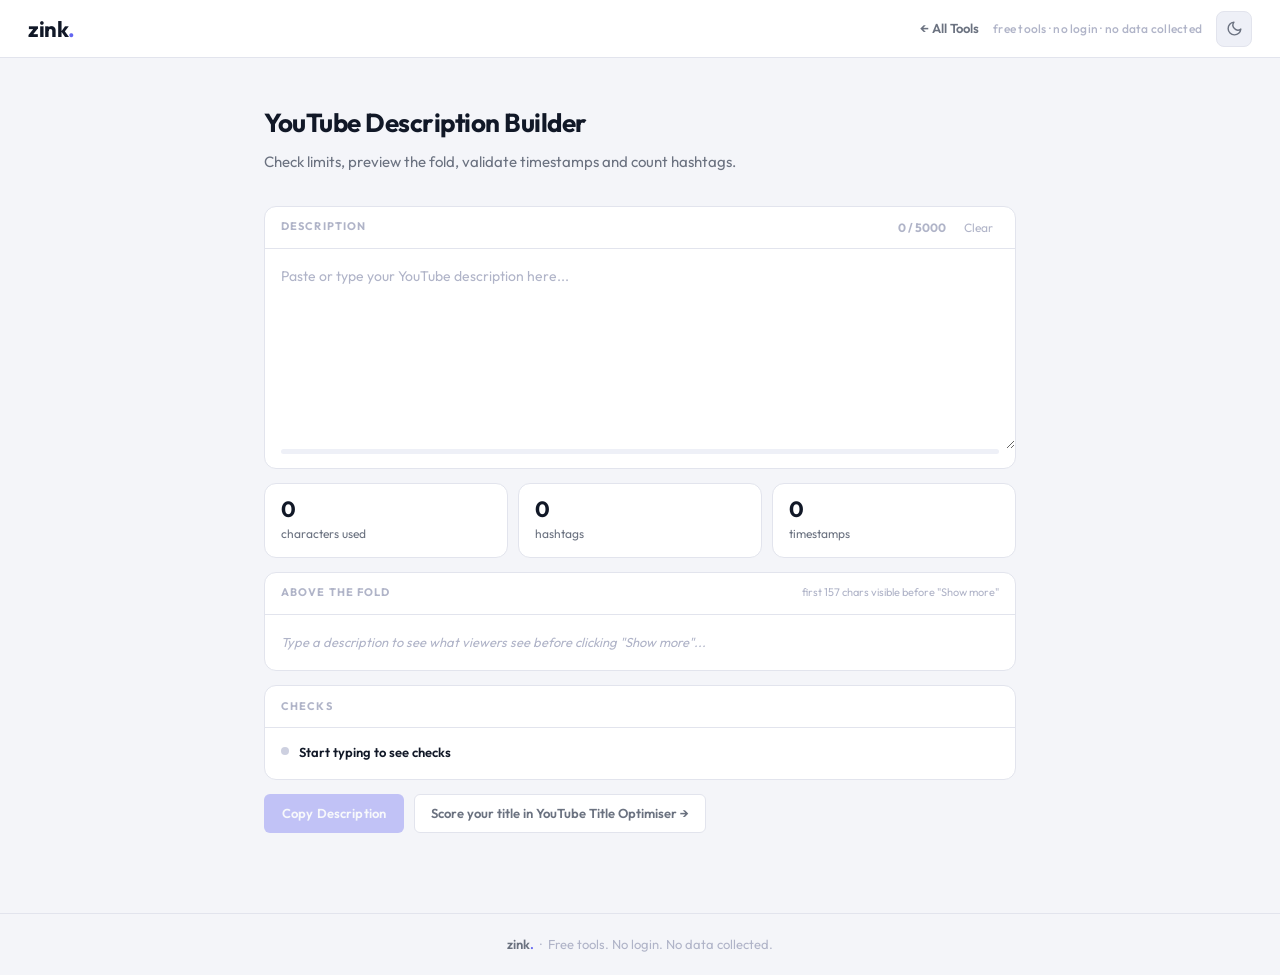
<file: youtube-description.html>
<!DOCTYPE html>
<html lang="en" data-theme="dark">
<head>
  <meta charset="UTF-8" />
  <meta name="viewport" content="width=device-width, initial-scale=1.0" />
  <meta name="description" content="Free YouTube description builder. Check character limits, preview above-the-fold cut, validate timestamp formatting and count hashtags. No login, no data collected." />
  <meta name="robots" content="index, follow" />
  <title>Free YouTube Description Builder — Preview & Checker | zink.</title>
  <meta property="og:type" content="website" />
  <meta property="og:url" content="https://gotzink.com/youtube-description.html" />
  <meta property="og:title" content="Free YouTube Description Builder — Preview & Checker" />
  <meta property="og:description" content="Check your YouTube description against character limits, preview the above-the-fold cut, validate timestamps and count hashtags. Free, no login." />
  <meta property="og:image" content="https://gotzink.com/og-image.svg" />
  <meta name="twitter:card" content="summary_large_image" />
  <meta name="twitter:title" content="Free YouTube Description Builder — Preview & Checker | zink." />
  <meta name="twitter:description" content="Check your YouTube description against limits, preview the fold, validate timestamps. Free, no login." />
  <meta name="twitter:image" content="https://gotzink.com/og-image.svg" />
  <script async src="https://www.googletagmanager.com/gtag/js?id=G-XY13QWYYQ4"></script>
  <script>window.dataLayer=window.dataLayer||[];function gtag(){dataLayer.push(arguments);}gtag('js',new Date());gtag('config','G-XY13QWYYQ4');</script>
  <link rel="icon" type="image/svg+xml" href="favicon.svg" />
  <link rel="preconnect" href="https://fonts.googleapis.com" />
  <link rel="preconnect" href="https://fonts.gstatic.com" crossorigin />
  <link href="https://fonts.googleapis.com/css2?family=Outfit:wght@400;500;600;700&display=swap" rel="stylesheet" />
  <link rel="stylesheet" href="css/main.css" />
  <style>
    .desc-textarea{width:100%;padding:16px;background:transparent;color:var(--text);font-family:var(--font);font-size:14px;line-height:1.7;resize:vertical;border:none;display:block;min-height:200px;transition:color var(--ease)}
    .desc-textarea:focus{outline:none}
    .desc-textarea::placeholder{color:var(--text-faint)}
    .char-bar-wrap{padding:0 16px 14px}
    .char-bar-track{height:5px;background:var(--surface2);border-radius:3px;overflow:hidden}
    .char-bar-fill{height:100%;border-radius:3px;transition:width .15s ease,background .15s ease}
    .stats-grid{display:grid;grid-template-columns:repeat(3,1fr);gap:10px;margin-bottom:14px}
    @media(max-width:560px){.stats-grid{grid-template-columns:1fr 1fr}}
    .stat-card{background:var(--surface);border:1px solid var(--border);border-radius:var(--radius);padding:14px 16px}
    .stat-value{font-size:22px;font-weight:700;color:var(--text);letter-spacing:-.5px;line-height:1;margin-bottom:4px}
    .stat-label{font-size:12px;color:var(--text-muted)}
    .stat-card.ok .stat-value{color:var(--success)}
    .stat-card.warn .stat-value{color:var(--warn)}
    .stat-card.bad .stat-value{color:var(--danger)}
    .fold-preview{padding:16px;font-size:13px;line-height:1.8;word-break:break-word}
    .fold-visible{color:var(--text)}
    .fold-cut{display:inline-block;background:var(--accent);color:#fff;font-size:10px;font-weight:700;padding:1px 6px;border-radius:3px;vertical-align:middle;margin:0 4px;letter-spacing:.05em;white-space:nowrap}
    .fold-hidden{color:var(--text-faint)}
    .fold-empty{color:var(--text-faint);font-style:italic}
    .check-list{padding:4px 0}
    .check-row{display:flex;align-items:flex-start;gap:10px;padding:10px 16px;border-bottom:1px solid var(--border)}
    .check-row:last-child{border-bottom:none}
    .check-dot{width:8px;height:8px;border-radius:50%;flex-shrink:0;margin-top:5px}
    .check-dot.pass{background:var(--success)}
    .check-dot.warn{background:var(--warn)}
    .check-dot.fail{background:var(--danger)}
    .check-dot.na{background:var(--border2)}
    .check-body{flex:1}
    .check-title{font-size:13px;font-weight:600;color:var(--text);margin-bottom:2px}
    .check-detail{font-size:12px;color:var(--text-muted);line-height:1.5}
    .ts-list{display:flex;flex-wrap:wrap;gap:6px;padding:12px 16px 14px}
    .ts-chip{font-size:12px;font-weight:600;padding:3px 10px;border-radius:20px;background:var(--surface2);color:var(--text-muted);border:1px solid var(--border)}
    .ts-chip.bad{background:var(--danger-dim);color:var(--danger);border-color:rgba(239,68,68,.25)}
    .actions-row{display:flex;gap:10px;flex-wrap:wrap;margin-top:6px}
    .ghost-btn{padding:8px 16px;border-radius:var(--radius-xs);font-size:13px;font-weight:600;font-family:var(--font);cursor:pointer;border:1px solid var(--border);background:var(--surface);color:var(--text-muted);transition:all var(--ease);text-decoration:none;display:inline-flex;align-items:center}
    .ghost-btn:hover{border-color:var(--accent);color:var(--accent)}
  </style>
</head>
<body>

<header class="header">
  <a href="/" class="logo">zink<span>.</span></a>
  <div class="header-right">
    <a href="/" class="back-link">← All Tools</a>
    <span class="tagline">free tools · no login · no data collected</span>
    <button class="theme-btn" id="theme-btn" aria-label="Toggle theme">
      <svg id="icon-sun" width="17" height="17" viewBox="0 0 24 24" fill="none" stroke="currentColor" stroke-width="2" stroke-linecap="round" stroke-linejoin="round"><circle cx="12" cy="12" r="5"/><line x1="12" y1="1" x2="12" y2="3"/><line x1="12" y1="21" x2="12" y2="23"/><line x1="4.22" y1="4.22" x2="5.64" y2="5.64"/><line x1="18.36" y1="18.36" x2="19.78" y2="19.78"/><line x1="1" y1="12" x2="3" y2="12"/><line x1="21" y1="12" x2="23" y2="12"/><line x1="4.22" y1="19.78" x2="5.64" y2="18.36"/><line x1="18.36" y1="5.64" x2="19.78" y2="4.22"/></svg>
      <svg id="icon-moon" width="17" height="17" viewBox="0 0 24 24" fill="none" stroke="currentColor" stroke-width="2" stroke-linecap="round" stroke-linejoin="round" style="display:none"><path d="M21 12.79A9 9 0 1 1 11.21 3 7 7 0 0 0 21 12.79z"/></svg>
    </button>
  </div>
</header>

<main>
  <div class="tool-header">
    <h1 class="tool-title">YouTube Description Builder</h1>
    <p class="tool-subtitle">Check limits, preview the fold, validate timestamps and count hashtags.</p>
  </div>

  <!-- Input card -->
  <div class="card" style="margin-bottom:14px">
    <div class="card-label-row">
      <span class="card-label">Description</span>
      <div style="display:flex;align-items:center;gap:12px">
        <span id="char-display" style="font-size:12px;font-weight:700;color:var(--text-faint)">0 / 5000</span>
        <button class="clear-btn" id="clear-btn">Clear</button>
      </div>
    </div>
    <textarea class="desc-textarea" id="desc-input" placeholder="Paste or type your YouTube description here..." spellcheck="false" maxlength="5000"></textarea>
    <div class="char-bar-wrap">
      <div class="char-bar-track"><div class="char-bar-fill" id="char-bar" style="width:0%;background:var(--success)"></div></div>
    </div>
  </div>

  <!-- Stats -->
  <div class="stats-grid">
    <div class="stat-card" id="stat-chars">
      <div class="stat-value" id="stat-chars-val">0</div>
      <div class="stat-label">characters used</div>
    </div>
    <div class="stat-card" id="stat-hashtags">
      <div class="stat-value" id="stat-hashtags-val">0</div>
      <div class="stat-label">hashtags</div>
    </div>
    <div class="stat-card" id="stat-ts">
      <div class="stat-value" id="stat-ts-val">0</div>
      <div class="stat-label">timestamps</div>
    </div>
  </div>

  <!-- Above the fold preview -->
  <div class="card" style="margin-bottom:14px">
    <div class="card-label-row">
      <span class="card-label">Above the fold</span>
      <span style="font-size:11px;color:var(--text-faint)">first 157 chars visible before "Show more"</span>
    </div>
    <div class="fold-preview" id="fold-preview">
      <span class="fold-empty">Type a description to see what viewers see before clicking "Show more"...</span>
    </div>
  </div>

  <!-- Checks -->
  <div class="card" style="margin-bottom:14px">
    <div class="card-label-row"><span class="card-label">Checks</span></div>
    <div class="check-list" id="checks-list">
      <div class="check-row">
        <div class="check-dot na"></div>
        <div class="check-body"><div class="check-title" style="color:var(--text-faint)">Start typing to see checks</div></div>
      </div>
    </div>
  </div>

  <!-- Timestamps (shown when detected) -->
  <div class="card" id="ts-card" style="margin-bottom:14px;display:none">
    <div class="card-label-row"><span class="card-label">Timestamps detected</span></div>
    <div class="ts-list" id="ts-list"></div>
  </div>

  <!-- Actions -->
  <div class="actions-row">
    <button class="copy-btn" id="copy-btn" disabled>Copy Description</button>
    <a href="youtube-title.html" class="ghost-btn">Score your title in YouTube Title Optimiser →</a>
  </div>
</main>

<footer><span class="logo-text">zink</span><span class="logo-dot">.</span> &nbsp;·&nbsp; Free tools. No login. No data collected.</footer>

<script>
// ── Theme ─────────────────────────────────────────────────
const root=document.documentElement,themeBtn=document.getElementById('theme-btn'),sunIcon=document.getElementById('icon-sun'),moonIcon=document.getElementById('icon-moon');
function applyTheme(t){root.setAttribute('data-theme',t);try{localStorage.setItem('zink-theme',t)}catch(e){}sunIcon.style.display=t==='dark'?'block':'none';moonIcon.style.display=t==='light'?'block':'none';}
const saved=()=>{try{return localStorage.getItem('zink-theme')}catch(e){return null}};
applyTheme(saved()||(window.matchMedia('(prefers-color-scheme:light)').matches?'light':'dark'));
themeBtn.addEventListener('click',()=>applyTheme(root.getAttribute('data-theme')==='dark'?'light':'dark'));

// ── Elements ──────────────────────────────────────────────
const descInput    = document.getElementById('desc-input');
const charDisplay  = document.getElementById('char-display');
const charBar      = document.getElementById('char-bar');
const foldPreview  = document.getElementById('fold-preview');
const checksList   = document.getElementById('checks-list');
const tsCard       = document.getElementById('ts-card');
const tsList       = document.getElementById('ts-list');
const copyBtn      = document.getElementById('copy-btn');
const clearBtn     = document.getElementById('clear-btn');
const statChars    = document.getElementById('stat-chars');
const statCharsVal = document.getElementById('stat-chars-val');
const statHashCard = document.getElementById('stat-hashtags');
const statHashVal  = document.getElementById('stat-hashtags-val');
const statTsVal    = document.getElementById('stat-ts-val');

const FOLD_LIMIT   = 157;
const CHAR_LIMIT   = 5000;

function esc(s){ return s.replace(/&/g,'&amp;').replace(/</g,'&lt;').replace(/>/g,'&gt;'); }

function update() {
  const text = descInput.value;
  const len  = text.length;

  // Char display + bar
  charDisplay.textContent = len + ' / ' + CHAR_LIMIT;
  const pct = Math.min(len / CHAR_LIMIT * 100, 100);
  charBar.style.width = pct + '%';
  charBar.style.background = len > 4800 ? 'var(--danger)' : len > 4500 ? 'var(--warn)' : 'var(--success)';

  // Stat: chars
  statCharsVal.textContent = len;
  statChars.className = 'stat-card' + (len > 4800 ? ' bad' : len > 4500 ? ' warn' : len > 0 ? ' ok' : '');

  // Hashtags
  const hashtags = text.match(/#\w+/g) || [];
  statHashVal.textContent = hashtags.length;
  statHashCard.className = 'stat-card' + (hashtags.length > 15 ? ' bad' : hashtags.length > 3 ? ' warn' : hashtags.length > 0 ? ' ok' : '');

  // Timestamps
  const tsRe = /(?:^|[\s\n])(\d{1,2}:\d{2}(?::\d{2})?)/gm;
  const tsMatches = [];
  let m;
  while ((m = tsRe.exec(text)) !== null) tsMatches.push(m[1]);
  statTsVal.textContent = tsMatches.length;

  if (tsMatches.length > 0) {
    tsCard.style.display = '';
    const firstIsZero = /^0?0:00$/.test(tsMatches[0]);
    tsList.innerHTML = tsMatches.map((ts, i) => {
      const bad = i === 0 && !firstIsZero;
      return `<span class="ts-chip${bad?' bad':''}" title="${bad?'First timestamp should be 0:00':''}">${esc(ts)}${bad?' ⚠':''}</span>`;
    }).join('');
  } else {
    tsCard.style.display = 'none';
  }

  // Fold preview
  if (text.trim()) {
    const vis  = text.slice(0, FOLD_LIMIT);
    const rest = text.slice(FOLD_LIMIT);
    foldPreview.innerHTML =
      `<span class="fold-visible">${esc(vis)}</span>` +
      (rest ? `<span class="fold-cut">FOLD</span><span class="fold-hidden">${esc(rest.slice(0,100))}${rest.length>100?'…':''}</span>` : '');
  } else {
    foldPreview.innerHTML = '<span class="fold-empty">Type a description to see what viewers see before clicking "Show more"...</span>';
  }

  // Checks
  const checks = [];
  if (!text.trim()) {
    checks.push({s:'na', t:'Start typing to see checks'});
  } else {
    // Char limit
    checks.push(len <= 5000
      ? {s:'pass', t:`Character limit OK`, d:`${len} of 5000 characters used.`}
      : {s:'fail', t:`Over the 5000 character limit`, d:`${len - 5000} characters over — YouTube will cut off the rest.`}
    );
    // Hook strength
    const hookLen = text.slice(0, FOLD_LIMIT).trim().length;
    checks.push(hookLen >= 100
      ? {s:'pass', t:'Strong above-the-fold hook', d:`${hookLen} chars visible before "Show more" — good use of prime real estate.`}
      : {s:'warn', t:'Short above-the-fold hook', d:`Only ${hookLen} chars above the fold. Front-load your keywords and key info.`}
    );
    // Hashtags
    if (hashtags.length === 0) {
      checks.push({s:'na', t:'No hashtags', d:'Add up to 3 relevant hashtags at the end. YouTube shows them clickably above the title.'});
    } else if (hashtags.length <= 3) {
      checks.push({s:'pass', t:`${hashtags.length} hashtag${hashtags.length>1?'s':''} — displayed above title`, d:'YouTube shows up to 3 hashtags from your description above the video title.'});
    } else if (hashtags.length <= 15) {
      checks.push({s:'warn', t:`${hashtags.length} hashtags — only first 3 shown above title`, d:'YouTube only displays 3 hashtags above the title. The rest are still searchable in descriptions.'});
    } else {
      checks.push({s:'fail', t:`${hashtags.length} hashtags — over the 15 limit`, d:'YouTube ignores all hashtags when you use more than 15. Reduce to 15 or fewer.'});
    }
    // Timestamps
    if (tsMatches.length > 0) {
      const firstOk = /^0?0:00$/.test(tsMatches[0]);
      checks.push(firstOk
        ? {s:'pass', t:`${tsMatches.length} timestamps — chapters will be created`, d:'First timestamp starts at 0:00. YouTube will generate video chapters automatically.'}
        : {s:'warn', t:'Timestamps found — first must be 0:00', d:`Your first timestamp is "${tsMatches[0]}". YouTube requires chapters to start at 0:00.`}
      );
    }
    // Link placement
    const linkIdx = text.search(/https?:\/\//);
    if (linkIdx !== -1) {
      checks.push(linkIdx < FOLD_LIMIT
        ? {s:'pass', t:'Key link is above the fold', d:'Your link is visible without the viewer expanding the description.'}
        : {s:'warn', t:'Link is below the fold', d:'Your link appears after the fold cut. Move your most important link into the first 157 characters.'}
      );
    }
  }
  checksList.innerHTML = checks.map(c =>
    `<div class="check-row"><div class="check-dot ${c.s}"></div><div class="check-body"><div class="check-title">${c.t}</div>${c.d?`<div class="check-detail">${c.d}</div>`:''}</div></div>`
  ).join('');

  copyBtn.disabled = !text.trim();
}

// ── Copy ──────────────────────────────────────────────────
copyBtn.addEventListener('click', () => {
  const text = descInput.value;
  if (!text.trim()) return;
  const done = () => { copyBtn.textContent='✓ Copied'; copyBtn.classList.add('copied'); setTimeout(()=>{copyBtn.textContent='Copy Description';copyBtn.classList.remove('copied');},2000); };
  navigator.clipboard ? navigator.clipboard.writeText(text).then(done).catch(()=>fb(text,done)) : fb(text,done);
});
function fb(t,cb){const el=document.createElement('textarea');el.value=t;el.style.cssText='position:fixed;opacity:0;pointer-events:none';document.body.appendChild(el);el.select();document.execCommand('copy');document.body.removeChild(el);cb();}

clearBtn.addEventListener('click', () => { descInput.value=''; update(); descInput.focus(); });
descInput.addEventListener('input', update);
update();
</script>
</body>
</html>
</file>
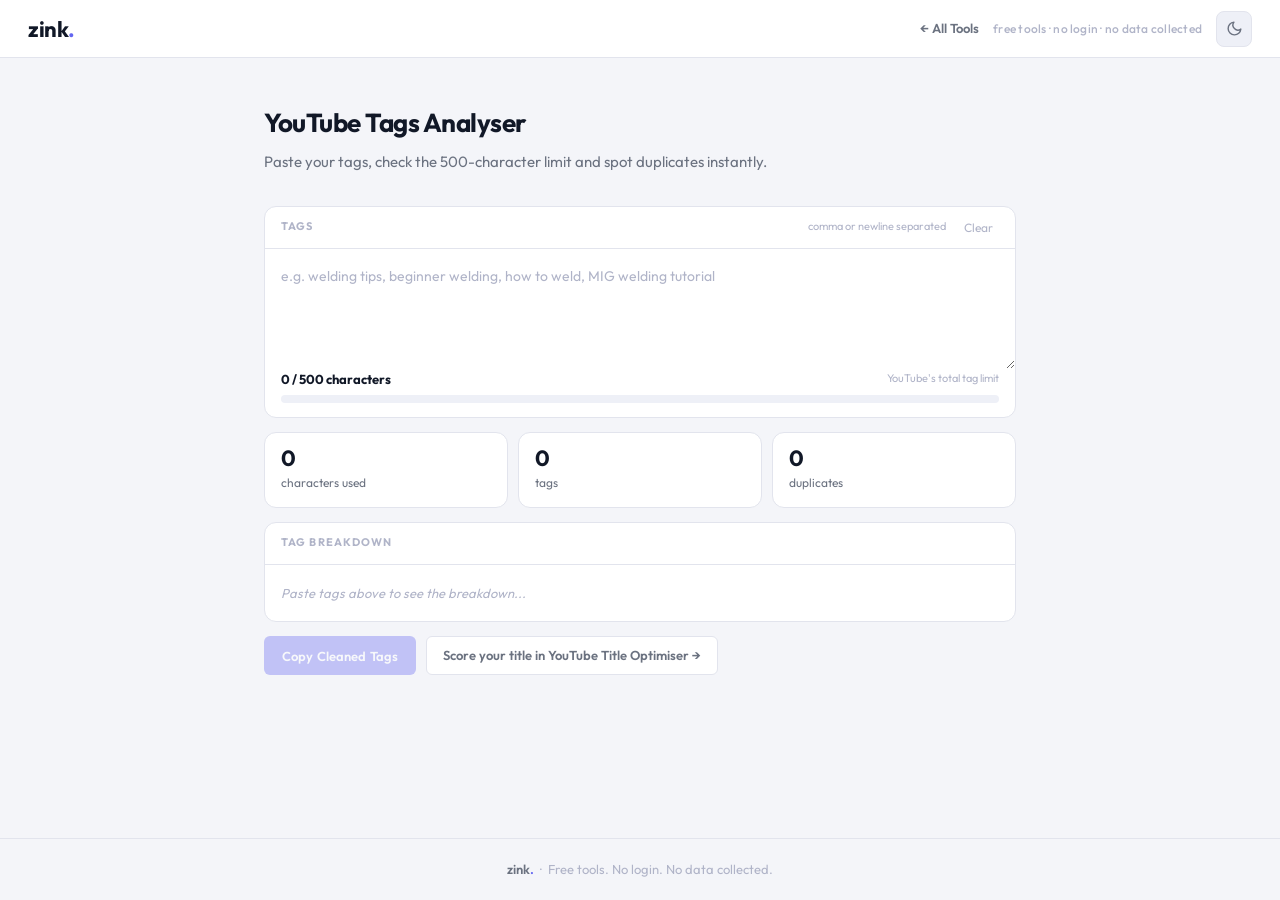
<file: youtube-tags.html>
<!DOCTYPE html>
<html lang="en" data-theme="dark">
<head>
  <meta charset="UTF-8" />
  <meta name="viewport" content="width=device-width, initial-scale=1.0" />
  <meta name="description" content="Free YouTube tags analyser. Paste your tags and instantly check total character count against the 500-char limit, detect duplicates and review tag lengths. No login, no data collected." />
  <meta name="robots" content="index, follow" />
  <title>Free YouTube Tags Analyser — 500 Char Limit Checker | zink.</title>
  <meta property="og:type" content="website" />
  <meta property="og:url" content="https://gotzink.com/youtube-tags.html" />
  <meta property="og:title" content="Free YouTube Tags Analyser — 500 Char Limit Checker" />
  <meta property="og:description" content="Paste your YouTube tags and check total character count against the 500-char limit, detect duplicates and review tag lengths. Free, no login." />
  <meta property="og:image" content="https://gotzink.com/og-image.svg" />
  <meta name="twitter:card" content="summary_large_image" />
  <meta name="twitter:title" content="Free YouTube Tags Analyser — 500 Char Limit Checker | zink." />
  <meta name="twitter:description" content="Check your YouTube tags against the 500-char limit, spot duplicates and review tag lengths. Free, no login." />
  <meta name="twitter:image" content="https://gotzink.com/og-image.svg" />
  <script async src="https://www.googletagmanager.com/gtag/js?id=G-XY13QWYYQ4"></script>
  <script>window.dataLayer=window.dataLayer||[];function gtag(){dataLayer.push(arguments);}gtag('js',new Date());gtag('config','G-XY13QWYYQ4');</script>
  <link rel="icon" type="image/svg+xml" href="favicon.svg" />
  <link rel="preconnect" href="https://fonts.googleapis.com" />
  <link rel="preconnect" href="https://fonts.gstatic.com" crossorigin />
  <link href="https://fonts.googleapis.com/css2?family=Outfit:wght@400;500;600;700&display=swap" rel="stylesheet" />
  <link rel="stylesheet" href="css/main.css" />
  <style>
    .tags-textarea{width:100%;padding:16px;background:transparent;color:var(--text);font-family:var(--font);font-size:14px;line-height:1.7;resize:vertical;border:none;display:block;min-height:120px;transition:color var(--ease)}
    .tags-textarea:focus{outline:none}
    .tags-textarea::placeholder{color:var(--text-faint)}
    .meter-wrap{padding:0 16px 14px}
    .meter-top{display:flex;justify-content:space-between;align-items:center;margin-bottom:6px}
    .meter-val{font-size:13px;font-weight:700;color:var(--text);transition:color var(--ease)}
    .meter-hint{font-size:11px;color:var(--text-faint)}
    .meter-track{height:8px;background:var(--surface2);border-radius:4px;overflow:hidden}
    .meter-fill{height:100%;border-radius:4px;transition:width .15s ease,background .15s ease}
    .stats-row{display:grid;grid-template-columns:repeat(3,1fr);gap:10px;margin-bottom:14px}
    @media(max-width:500px){.stats-row{grid-template-columns:1fr 1fr}}
    .stat-box{background:var(--surface);border:1px solid var(--border);border-radius:var(--radius);padding:14px 16px;transition:border-color var(--ease)}
    .stat-box.ok{border-color:rgba(34,197,94,.3)}
    .stat-box.warn{border-color:rgba(251,191,36,.3)}
    .stat-box.bad{border-color:rgba(239,68,68,.3)}
    .stat-num{font-size:22px;font-weight:700;color:var(--text);letter-spacing:-.5px;line-height:1;margin-bottom:4px;transition:color var(--ease)}
    .stat-box.ok .stat-num{color:var(--success)}
    .stat-box.warn .stat-num{color:var(--warn)}
    .stat-box.bad .stat-num{color:var(--danger)}
    .stat-lbl{font-size:12px;color:var(--text-muted)}
    .tag-chips{padding:14px 16px;display:flex;flex-wrap:wrap;gap:7px;min-height:54px}
    .tag-chip{display:inline-flex;align-items:center;gap:5px;padding:4px 10px;border-radius:20px;background:var(--surface2);border:1px solid var(--border);font-size:12px;color:var(--text);font-weight:500;max-width:280px;transition:all var(--ease)}
    .tag-chip.dup{background:var(--danger-dim);border-color:rgba(239,68,68,.3);color:var(--danger)}
    .tag-chip.long{background:var(--warn-dim);border-color:rgba(251,191,36,.3);color:var(--warn)}
    .tag-name{overflow:hidden;text-overflow:ellipsis;white-space:nowrap}
    .tag-len{font-size:10px;font-weight:700;color:var(--text-faint);flex-shrink:0}
    .tag-chip.dup .tag-len,.tag-chip.long .tag-len{color:inherit;opacity:.7}
    .tag-empty{color:var(--text-faint);font-size:13px;font-style:italic;padding:4px 0}
    .legend-row{display:flex;gap:14px;flex-wrap:wrap;padding:6px 16px 12px;border-top:1px solid var(--border)}
    .legend-item{display:flex;align-items:center;gap:5px;font-size:11px;color:var(--text-faint)}
    .legend-dot{width:8px;height:8px;border-radius:50%;flex-shrink:0}
    .actions-row{display:flex;gap:10px;flex-wrap:wrap;margin-top:6px}
    .ghost-btn{padding:8px 16px;border-radius:var(--radius-xs);font-size:13px;font-weight:600;font-family:var(--font);cursor:pointer;border:1px solid var(--border);background:var(--surface);color:var(--text-muted);transition:all var(--ease);text-decoration:none;display:inline-flex;align-items:center}
    .ghost-btn:hover{border-color:var(--accent);color:var(--accent)}
  </style>
</head>
<body>

<header class="header">
  <a href="/" class="logo">zink<span>.</span></a>
  <div class="header-right">
    <a href="/" class="back-link">← All Tools</a>
    <span class="tagline">free tools · no login · no data collected</span>
    <button class="theme-btn" id="theme-btn" aria-label="Toggle theme">
      <svg id="icon-sun" width="17" height="17" viewBox="0 0 24 24" fill="none" stroke="currentColor" stroke-width="2" stroke-linecap="round" stroke-linejoin="round"><circle cx="12" cy="12" r="5"/><line x1="12" y1="1" x2="12" y2="3"/><line x1="12" y1="21" x2="12" y2="23"/><line x1="4.22" y1="4.22" x2="5.64" y2="5.64"/><line x1="18.36" y1="18.36" x2="19.78" y2="19.78"/><line x1="1" y1="12" x2="3" y2="12"/><line x1="21" y1="12" x2="23" y2="12"/><line x1="4.22" y1="19.78" x2="5.64" y2="18.36"/><line x1="18.36" y1="5.64" x2="19.78" y2="4.22"/></svg>
      <svg id="icon-moon" width="17" height="17" viewBox="0 0 24 24" fill="none" stroke="currentColor" stroke-width="2" stroke-linecap="round" stroke-linejoin="round" style="display:none"><path d="M21 12.79A9 9 0 1 1 11.21 3 7 7 0 0 0 21 12.79z"/></svg>
    </button>
  </div>
</header>

<main>
  <div class="tool-header">
    <h1 class="tool-title">YouTube Tags Analyser</h1>
    <p class="tool-subtitle">Paste your tags, check the 500-character limit and spot duplicates instantly.</p>
  </div>

  <!-- Input card -->
  <div class="card" style="margin-bottom:14px">
    <div class="card-label-row">
      <span class="card-label">Tags</span>
      <div style="display:flex;align-items:center;gap:12px">
        <span style="font-size:11px;color:var(--text-faint)">comma or newline separated</span>
        <button class="clear-btn" id="clear-btn">Clear</button>
      </div>
    </div>
    <textarea class="tags-textarea" id="tags-input" placeholder="e.g. welding tips, beginner welding, how to weld, MIG welding tutorial" spellcheck="false"></textarea>
    <div class="meter-wrap">
      <div class="meter-top">
        <span class="meter-val" id="meter-val">0 / 500 characters</span>
        <span class="meter-hint">YouTube's total tag limit</span>
      </div>
      <div class="meter-track"><div class="meter-fill" id="meter-fill" style="width:0%;background:var(--success)"></div></div>
    </div>
  </div>

  <!-- Stats -->
  <div class="stats-row">
    <div class="stat-box" id="box-chars">
      <div class="stat-num" id="box-chars-val">0</div>
      <div class="stat-lbl">characters used</div>
    </div>
    <div class="stat-box" id="box-tags">
      <div class="stat-num" id="box-tags-val">0</div>
      <div class="stat-lbl">tags</div>
    </div>
    <div class="stat-box" id="box-dups">
      <div class="stat-num" id="box-dups-val">0</div>
      <div class="stat-lbl">duplicates</div>
    </div>
  </div>

  <!-- Tag breakdown -->
  <div class="card" style="margin-bottom:14px">
    <div class="card-label-row"><span class="card-label">Tag breakdown</span></div>
    <div class="tag-chips" id="tag-chips">
      <span class="tag-empty">Paste tags above to see the breakdown...</span>
    </div>
    <div class="legend-row" id="legend" style="display:none">
      <div class="legend-item"><div class="legend-dot" style="background:var(--danger)"></div>Duplicate</div>
      <div class="legend-item"><div class="legend-dot" style="background:var(--warn)"></div>Long tag (&gt;30 chars)</div>
    </div>
  </div>

  <!-- Actions -->
  <div class="actions-row">
    <button class="copy-btn" id="copy-btn" disabled>Copy Cleaned Tags</button>
    <a href="youtube-title.html" class="ghost-btn">Score your title in YouTube Title Optimiser →</a>
  </div>
</main>

<footer><span class="logo-text">zink</span><span class="logo-dot">.</span> &nbsp;·&nbsp; Free tools. No login. No data collected.</footer>

<script>
// ── Theme ─────────────────────────────────────────────────
const root=document.documentElement,themeBtn=document.getElementById('theme-btn'),sunIcon=document.getElementById('icon-sun'),moonIcon=document.getElementById('icon-moon');
function applyTheme(t){root.setAttribute('data-theme',t);try{localStorage.setItem('zink-theme',t)}catch(e){}sunIcon.style.display=t==='dark'?'block':'none';moonIcon.style.display=t==='light'?'block':'none';}
const saved=()=>{try{return localStorage.getItem('zink-theme')}catch(e){return null}};
applyTheme(saved()||(window.matchMedia('(prefers-color-scheme:light)').matches?'light':'dark'));
themeBtn.addEventListener('click',()=>applyTheme(root.getAttribute('data-theme')==='dark'?'light':'dark'));

// ── Elements ──────────────────────────────────────────────
const tagsInput = document.getElementById('tags-input');
const meterFill = document.getElementById('meter-fill');
const meterVal  = document.getElementById('meter-val');
const boxChars  = document.getElementById('box-chars');
const boxCharsV = document.getElementById('box-chars-val');
const boxTags   = document.getElementById('box-tags');
const boxTagsV  = document.getElementById('box-tags-val');
const boxDups   = document.getElementById('box-dups');
const boxDupsV  = document.getElementById('box-dups-val');
const tagChips  = document.getElementById('tag-chips');
const legend    = document.getElementById('legend');
const copyBtn   = document.getElementById('copy-btn');
const clearBtn  = document.getElementById('clear-btn');
const LIMIT     = 500;

function parseTags(raw) {
  return raw.split(/[\n,]/).map(t => t.trim()).filter(Boolean);
}

function esc(s){ return s.replace(/&/g,'&amp;').replace(/</g,'&lt;').replace(/>/g,'&gt;'); }

function update() {
  const tags       = parseTags(tagsInput.value);
  const totalChars = tags.reduce((s, t) => s + t.length, 0);
  const pct        = Math.min(totalChars / LIMIT * 100, 100);
  const over       = totalChars > LIMIT;

  // Meter
  meterFill.style.width      = pct + '%';
  meterFill.style.background = over ? 'var(--danger)' : totalChars > 450 ? 'var(--warn)' : 'var(--success)';
  meterVal.textContent       = totalChars + ' / 500 characters';
  meterVal.style.color       = over ? 'var(--danger)' : totalChars > 450 ? 'var(--warn)' : 'var(--text)';

  // Stats
  boxCharsV.textContent = totalChars;
  boxChars.className    = 'stat-box' + (over ? ' bad' : totalChars > 450 ? ' warn' : tags.length > 0 ? ' ok' : '');

  boxTagsV.textContent  = tags.length;
  boxTags.className     = 'stat-box' + (tags.length === 0 ? '' : tags.length <= 15 ? ' ok' : ' warn');

  // Duplicates (case-insensitive)
  const seen = {}, dups = new Set();
  tags.forEach(t => { const k = t.toLowerCase(); if (seen[k]) dups.add(k); seen[k] = true; });
  boxDupsV.textContent = dups.size;
  boxDups.className    = 'stat-box' + (dups.size > 0 ? ' bad' : tags.length > 0 ? ' ok' : '');

  // Chips
  if (tags.length === 0) {
    tagChips.innerHTML   = '<span class="tag-empty">Paste tags above to see the breakdown...</span>';
    legend.style.display = 'none';
  } else {
    const hasLong = tags.some(t => t.length > 30);
    const hasDup  = dups.size > 0;
    legend.style.display = (hasLong || hasDup) ? '' : 'none';
    tagChips.innerHTML = tags.map(t => {
      const isDup  = dups.has(t.toLowerCase());
      const isLong = !isDup && t.length > 30;
      const cls    = isDup ? 'dup' : isLong ? 'long' : '';
      const title  = isDup ? 'Duplicate tag' : isLong ? 'Long tag — consider shortening for better relevance' : '';
      return `<span class="tag-chip ${cls}" title="${title}"><span class="tag-name">${esc(t)}</span><span class="tag-len">${t.length}</span></span>`;
    }).join('');
  }

  copyBtn.disabled = tags.length === 0;
}

// ── Copy cleaned (deduped, trimmed, comma-separated) ──────
copyBtn.addEventListener('click', () => {
  const tags = parseTags(tagsInput.value);
  if (!tags.length) return;
  // deduplicate preserving first occurrence
  const seen = new Set(), unique = tags.filter(t => { const k=t.toLowerCase(); if(seen.has(k)) return false; seen.add(k); return true; });
  const out  = unique.join(', ');
  const done = () => { copyBtn.textContent='✓ Copied'; copyBtn.classList.add('copied'); setTimeout(()=>{copyBtn.textContent='Copy Cleaned Tags';copyBtn.classList.remove('copied');},2000); };
  navigator.clipboard ? navigator.clipboard.writeText(out).then(done).catch(()=>fb(out,done)) : fb(out,done);
});
function fb(t,cb){const el=document.createElement('textarea');el.value=t;el.style.cssText='position:fixed;opacity:0;pointer-events:none';document.body.appendChild(el);el.select();document.execCommand('copy');document.body.removeChild(el);cb();}

clearBtn.addEventListener('click', () => { tagsInput.value=''; update(); tagsInput.focus(); });
tagsInput.addEventListener('input', update);
update();
</script>
</body>
</html>
</file>
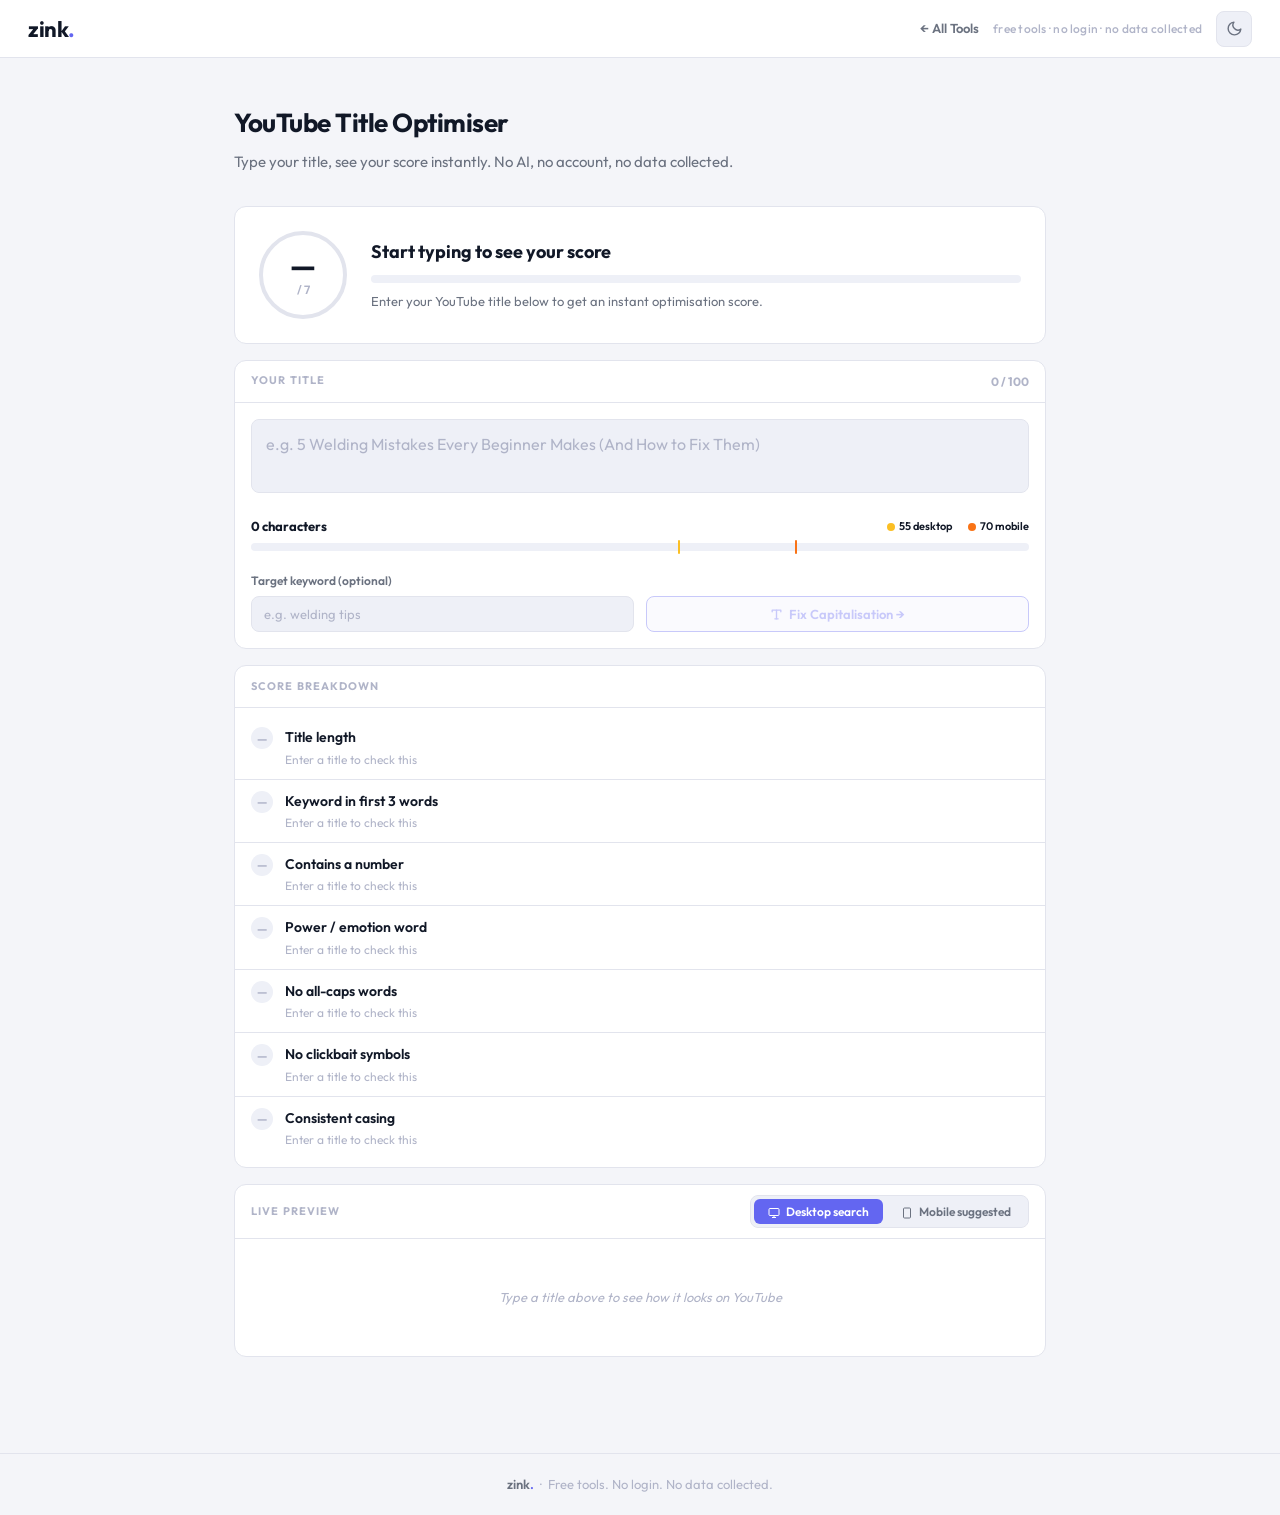
<file: youtube-title.html>
<!DOCTYPE html>
<html lang="en" data-theme="dark">
<head>
  <meta charset="UTF-8" />
  <meta name="viewport" content="width=device-width, initial-scale=1.0" />
  <meta name="description" content="Free YouTube title optimiser. Score your title against 7 best-practice checks instantly. Character count, keyword placement, power words, preview mock-up. No login, no data collected." />
  <meta name="robots" content="index, follow" />
  <title>Free YouTube Title Optimiser — Score &amp; Preview | zink.</title>
  <!-- Open Graph -->
  <meta property="og:type" content="website" />
  <meta property="og:url" content="https://gotzink.com/youtube-title.html" />
  <meta property="og:title" content="Free YouTube Title Optimiser — Score &amp; Preview" />
  <meta property="og:description" content="Score your YouTube title against 7 best-practice checks instantly. Character count, keyword placement, power words, live preview mock-up. Free, no login." />
  <meta property="og:image" content="https://gotzink.com/og-image.svg" />
  <meta name="twitter:card" content="summary_large_image" />
  <meta name="twitter:title" content="Free YouTube Title Optimiser — Score &amp; Preview | zink." />
  <meta name="twitter:description" content="Score your YouTube title against 7 best-practice checks instantly. Free, no login, no data collected." />
  <meta name="twitter:image" content="https://gotzink.com/og-image.svg" />
  <!-- Google Analytics -->
  <script async src="https://www.googletagmanager.com/gtag/js?id=G-XY13QWYYQ4"></script>
  <script>window.dataLayer=window.dataLayer||[];function gtag(){dataLayer.push(arguments);}gtag('js',new Date());gtag('config','G-XY13QWYYQ4');</script>
  <link rel="icon" type="image/svg+xml" href="favicon.svg" />
  <link rel="preconnect" href="https://fonts.googleapis.com" />
  <link rel="preconnect" href="https://fonts.gstatic.com" crossorigin />
  <link href="https://fonts.googleapis.com/css2?family=Outfit:wght@400;500;600;700&display=swap" rel="stylesheet" />
  <link rel="stylesheet" href="css/main.css" />
<style>
main{max-width:860px}
.card{margin-bottom:16px}

/* Score hero */
.score-hero{background:var(--surface);border:1px solid var(--border);border-radius:var(--radius);padding:24px;margin-bottom:16px;display:flex;align-items:center;gap:24px}
.score-circle{width:88px;height:88px;border-radius:50%;border:4px solid var(--border);display:flex;flex-direction:column;align-items:center;justify-content:center;flex-shrink:0;transition:border-color var(--ease);position:relative}
.score-num{font-size:30px;font-weight:700;letter-spacing:-.5px;line-height:1;transition:color var(--ease)}
.score-denom{font-size:12px;color:var(--text-faint);font-weight:600}
.score-right{flex:1;min-width:0}
.score-label{font-size:18px;font-weight:700;margin-bottom:8px;transition:color var(--ease)}
.score-bar-track{height:8px;background:var(--surface2);border-radius:4px;overflow:hidden;margin-bottom:8px}
.score-bar-fill{height:100%;border-radius:4px;transition:width .4s ease,background .4s ease}
.score-tip{font-size:13px;color:var(--text-muted)}

/* Colours by state */
.state-needs .score-num,.state-needs .score-label{color:var(--danger)}
.state-needs .score-circle{border-color:var(--danger)}
.state-needs .score-bar-fill{background:var(--danger)}
.state-getting .score-num,.state-getting .score-label{color:var(--warn)}
.state-getting .score-circle{border-color:var(--warn)}
.state-getting .score-bar-fill{background:var(--warn)}
.state-strong .score-num,.state-strong .score-label{color:var(--accent)}
.state-strong .score-circle{border-color:var(--accent)}
.state-strong .score-bar-fill{background:var(--accent)}
.state-optimised .score-num,.state-optimised .score-label{color:var(--success)}
.state-optimised .score-circle{border-color:var(--success)}
.state-optimised .score-bar-fill{background:var(--success)}

/* Card */
.card{background:var(--surface);border:1px solid var(--border);border-radius:var(--radius);overflow:hidden;margin-bottom:16px}
.card-label-row{padding:10px 16px;border-bottom:1px solid var(--border);display:flex;align-items:center;justify-content:space-between;min-height:42px}
.card-label{font-size:11px;font-weight:700;color:var(--text-faint);letter-spacing:.1em;text-transform:uppercase}

/* Title input */
.title-input-wrap{padding:16px;position:relative}
.title-input{width:100%;padding:12px 14px;background:var(--surface2);color:var(--text);font-family:var(--font);font-size:16px;line-height:1.5;border:1px solid var(--border);border-radius:var(--radius-sm);transition:border-color var(--ease);resize:none}
.title-input:focus{outline:none;border-color:var(--accent)}
.title-input::placeholder{color:var(--text-faint)}

/* Char meter */
.char-meter-wrap{padding:0 16px 16px}
.char-meter-row{display:flex;align-items:center;justify-content:space-between;margin-bottom:6px}
.char-count-display{font-size:13px;font-weight:700;color:var(--text)}
.char-limit-labels{display:flex;gap:16px}
.char-limit-label{font-size:11px;font-weight:600;display:flex;align-items:center;gap:4px}
.char-limit-dot{width:8px;height:8px;border-radius:50%}
.char-track{height:8px;background:var(--surface2);border-radius:4px;overflow:visible;position:relative;margin-bottom:4px}
.char-fill{height:100%;border-radius:4px;transition:width .15s ease,background .15s ease;max-width:100%}
.char-marker{position:absolute;top:-3px;width:2px;height:14px;border-radius:1px;transform:translateX(-50%)}
.char-marker-desktop{background:#fbbf24}
.char-marker-mobile{background:#f97316}

/* Two-col row */
.two-col{display:grid;grid-template-columns:1fr 1fr;gap:12px}
@media(max-width:600px){.two-col{grid-template-columns:1fr}}

/* Keyword input */
.input-field{width:100%;padding:9px 12px;background:var(--surface2);color:var(--text);font-family:var(--font);font-size:13px;border:1px solid var(--border);border-radius:var(--radius-sm);transition:border-color var(--ease)}
.input-field:focus{outline:none;border-color:var(--accent)}
.input-field::placeholder{color:var(--text-faint)}
.field-label{font-size:12px;font-weight:600;color:var(--text-muted);margin-bottom:6px;display:block}

/* Fix capitalisation btn */
.fix-cap-btn{width:100%;padding:9px 14px;border-radius:var(--radius-sm);font-size:13px;font-weight:600;font-family:var(--font);cursor:pointer;border:1px solid var(--accent);background:var(--accent-dim);color:var(--accent);transition:all var(--ease);display:flex;align-items:center;justify-content:center;gap:6px}
.fix-cap-btn:hover{background:var(--accent);color:#fff}
.fix-cap-btn:disabled{opacity:.35;cursor:default;pointer-events:none}

/* Checks list */
.checks-list{padding:8px 0}
.check-item{display:flex;align-items:flex-start;gap:12px;padding:10px 16px;border-bottom:1px solid var(--border);transition:background var(--ease)}
.check-item:last-child{border-bottom:none}
.check-icon{width:22px;height:22px;border-radius:50%;display:flex;align-items:center;justify-content:center;flex-shrink:0;margin-top:1px;font-size:12px;font-weight:700;transition:all var(--ease)}
.check-icon.pass{background:var(--success-dim);color:var(--success)}
.check-icon.fail{background:var(--danger-dim);color:var(--danger)}
.check-icon.warn{background:var(--warn-dim);color:var(--warn)}
.check-icon.na{background:var(--surface2);color:var(--text-faint)}
.check-text{flex:1}
.check-name{font-size:14px;font-weight:600;color:var(--text);margin-bottom:2px}
.check-tip{font-size:12px;color:var(--text-muted);line-height:1.5}

/* Preview toggle */
.preview-toggle{display:flex;gap:4px;background:var(--surface2);border:1px solid var(--border);border-radius:var(--radius-sm);padding:3px}
.preview-tab{padding:5px 14px;border-radius:var(--radius-xs);font-size:12px;font-weight:600;font-family:var(--font);cursor:pointer;border:none;background:transparent;color:var(--text-muted);transition:all var(--ease)}
.preview-tab.active{background:var(--accent);color:#fff}

/* YouTube desktop search mock */
.yt-desktop-card{background:#0f0f0f;border-radius:8px;padding:16px;font-family:'Roboto','Arial',sans-serif}
[data-theme="light"] .yt-desktop-card{background:#f9f9f9}
.yt-desktop-inner{display:flex;gap:16px;max-width:600px}
.yt-thumb{width:168px;height:94px;border-radius:4px;background:#272727;flex-shrink:0;display:flex;align-items:center;justify-content:center;position:relative;overflow:hidden}
[data-theme="light"] .yt-thumb{background:#ccc}
.yt-thumb-icon{color:#555;font-size:24px}
.yt-duration{position:absolute;bottom:4px;right:4px;background:rgba(0,0,0,.8);color:#fff;font-size:11px;font-weight:600;padding:1px 4px;border-radius:2px;font-family:'Roboto',sans-serif}
.yt-meta{flex:1;min-width:0}
.yt-title-text{font-size:14px;font-weight:500;line-height:1.4;color:#f1f1f1;margin-bottom:6px;word-break:break-word}
[data-theme="light"] .yt-title-text{color:#0f0f0f}
.yt-title-truncated{color:#aaa}
[data-theme="light"] .yt-title-truncated{color:#606060}
.yt-channel{font-size:12px;color:#aaa;margin-bottom:2px}
[data-theme="light"] .yt-channel{color:#606060}
.yt-stats{font-size:12px;color:#aaa}
[data-theme="light"] .yt-stats{color:#606060}
.yt-cutoff-label{font-size:11px;color:var(--warn);font-weight:600;margin-top:8px;display:flex;align-items:center;gap:4px}

/* YouTube mobile sidebar mock */
.yt-sidebar-card{background:#0f0f0f;border-radius:8px;padding:12px;font-family:'Roboto','Arial',sans-serif}
[data-theme="light"] .yt-sidebar-card{background:#f9f9f9}
.yt-sidebar-inner{display:flex;gap:8px;align-items:flex-start}
.yt-sidebar-thumb{width:120px;height:68px;border-radius:4px;background:#272727;flex-shrink:0;display:flex;align-items:center;justify-content:center;position:relative;overflow:hidden}
[data-theme="light"] .yt-sidebar-thumb{background:#ccc}
.yt-sidebar-meta{flex:1;min-width:0}
.yt-sidebar-title{font-size:13px;font-weight:500;line-height:1.4;color:#f1f1f1;margin-bottom:4px;word-break:break-word}
[data-theme="light"] .yt-sidebar-title{color:#0f0f0f}
.yt-sidebar-channel{font-size:11px;color:#aaa}
[data-theme="light"] .yt-sidebar-channel{color:#606060}

/* Empty preview */
.preview-empty{padding:32px;text-align:center;color:var(--text-faint);font-size:13px;font-style:italic}

@media(max-width:600px){
  .score-hero{flex-direction:column;align-items:flex-start;gap:16px}
  .score-circle{width:72px;height:72px}
  .score-num{font-size:24px}
}
</style>
</head>
<body>

<header class="header">
  <a href="/" class="logo">zink<span>.</span></a>
  <div class="header-right">
    <a href="/" class="back-link">← All Tools</a>
    <span class="tagline">free tools · no login · no data collected</span>
    <button class="theme-btn" id="theme-btn" aria-label="Toggle theme">
      <svg id="icon-sun" width="17" height="17" viewBox="0 0 24 24" fill="none" stroke="currentColor" stroke-width="2" stroke-linecap="round" stroke-linejoin="round"><circle cx="12" cy="12" r="5"/><line x1="12" y1="1" x2="12" y2="3"/><line x1="12" y1="21" x2="12" y2="23"/><line x1="4.22" y1="4.22" x2="5.64" y2="5.64"/><line x1="18.36" y1="18.36" x2="19.78" y2="19.78"/><line x1="1" y1="12" x2="3" y2="12"/><line x1="21" y1="12" x2="23" y2="12"/><line x1="4.22" y1="19.78" x2="5.64" y2="18.36"/><line x1="18.36" y1="5.64" x2="19.78" y2="4.22"/></svg>
      <svg id="icon-moon" width="17" height="17" viewBox="0 0 24 24" fill="none" stroke="currentColor" stroke-width="2" stroke-linecap="round" stroke-linejoin="round" style="display:none"><path d="M21 12.79A9 9 0 1 1 11.21 3 7 7 0 0 0 21 12.79z"/></svg>
    </button>
  </div>
</header>

<main>
  <div class="tool-header">
    <h1 class="tool-title">YouTube Title Optimiser</h1>
    <p class="tool-subtitle">Type your title, see your score instantly. No AI, no account, no data collected.</p>
  </div>

  <!-- Score hero -->
  <div class="score-hero" id="score-hero">
    <div class="score-circle" id="score-circle">
      <span class="score-num" id="score-num">—</span>
      <span class="score-denom">/ 7</span>
    </div>
    <div class="score-right">
      <div class="score-label" id="score-label">Start typing to see your score</div>
      <div class="score-bar-track">
        <div class="score-bar-fill" id="score-bar" style="width:0%"></div>
      </div>
      <div class="score-tip" id="score-tip">Enter your YouTube title below to get an instant optimisation score.</div>
    </div>
  </div>

  <!-- Input card -->
  <div class="card">
    <div class="card-label-row">
      <span class="card-label">Your title</span>
      <span id="char-hard" style="font-size:12px;font-weight:700;color:var(--text-faint)">0 / 100</span>
    </div>
    <div class="title-input-wrap">
      <textarea class="title-input" id="title-input" rows="2" placeholder="e.g. 5 Welding Mistakes Every Beginner Makes (And How to Fix Them)" spellcheck="false" maxlength="100"></textarea>
    </div>
    <div class="char-meter-wrap">
      <div class="char-meter-row">
        <span class="char-count-display" id="char-display">0 characters</span>
        <div class="char-limit-labels">
          <span class="char-limit-label"><span class="char-limit-dot" style="background:#fbbf24"></span>55 desktop</span>
          <span class="char-limit-label"><span class="char-limit-dot" style="background:#f97316"></span>70 mobile</span>
        </div>
      </div>
      <div class="char-track">
        <div class="char-fill" id="char-fill" style="width:0%;background:var(--success)"></div>
        <div class="char-marker char-marker-desktop" style="left:55%"></div>
        <div class="char-marker char-marker-mobile" style="left:70%"></div>
      </div>
    </div>

    <!-- Keyword + Fix cap row -->
    <div style="padding:0 16px 16px;display:grid;grid-template-columns:1fr 1fr;gap:12px">
      <div>
        <label class="field-label" for="keyword-input">Target keyword (optional)</label>
        <input class="input-field" id="keyword-input" type="text" placeholder="e.g. welding tips" />
      </div>
      <div style="display:flex;flex-direction:column;justify-content:flex-end">
        <button class="fix-cap-btn" id="fix-cap-btn" disabled>
          <svg width="13" height="13" viewBox="0 0 24 24" fill="none" stroke="currentColor" stroke-width="2.5" stroke-linecap="round" stroke-linejoin="round"><polyline points="4 7 4 4 20 4 20 7"/><line x1="9" y1="20" x2="15" y2="20"/><line x1="12" y1="4" x2="12" y2="20"/></svg>
          Fix Capitalisation →
        </button>
      </div>
    </div>
  </div>

  <!-- Checks -->
  <div class="card">
    <div class="card-label-row">
      <span class="card-label">Score breakdown</span>
    </div>
    <div class="checks-list" id="checks-list">
      <!-- Rendered by JS -->
    </div>
  </div>

  <!-- Preview -->
  <div class="card">
    <div class="card-label-row">
      <span class="card-label">Live preview</span>
      <div class="preview-toggle">
        <button class="preview-tab active" id="tab-desktop" onclick="setPreviewTab('desktop')">
          <svg width="12" height="12" viewBox="0 0 24 24" fill="none" stroke="currentColor" stroke-width="2" style="margin-right:4px;vertical-align:middle"><rect x="2" y="3" width="20" height="14" rx="2"/><line x1="8" y1="21" x2="16" y2="21"/><line x1="12" y1="17" x2="12" y2="21"/></svg>
          Desktop search
        </button>
        <button class="preview-tab" id="tab-mobile" onclick="setPreviewTab('mobile')">
          <svg width="12" height="12" viewBox="0 0 24 24" fill="none" stroke="currentColor" stroke-width="2" style="margin-right:4px;vertical-align:middle"><rect x="5" y="2" width="14" height="20" rx="2"/><line x1="12" y1="18" x2="12.01" y2="18"/></svg>
          Mobile suggested
        </button>
      </div>
    </div>
    <div style="padding:16px" id="preview-area">
      <div class="preview-empty">Type a title above to see how it looks on YouTube</div>
    </div>
  </div>

</main>

<footer><span class="logo-text">zink</span><span class="logo-dot">.</span> &nbsp;·&nbsp; Free tools. No login. No data collected.</footer>

<script>
// ── Theme ─────────────────────────────────────────────────
const root=document.documentElement,themeBtn=document.getElementById('theme-btn'),sunIcon=document.getElementById('icon-sun'),moonIcon=document.getElementById('icon-moon');
function applyTheme(t){root.setAttribute('data-theme',t);try{localStorage.setItem('zink-theme',t)}catch(e){}sunIcon.style.display=t==='dark'?'block':'none';moonIcon.style.display=t==='light'?'block':'none';}
const saved=()=>{try{return localStorage.getItem('zink-theme')}catch(e){return null}};
applyTheme(saved()||(window.matchMedia('(prefers-color-scheme:light)').matches?'light':'dark'));
themeBtn.addEventListener('click',()=>applyTheme(root.getAttribute('data-theme')==='dark'?'light':'dark'));

// ── Power words ───────────────────────────────────────────
const POWER_WORDS=new Set(['best','worst','secret','secrets','never','always','ultimate','proven','surprising','shocking','incredible','simple','easy','fast','quick','top','hidden','revealed','expose','exposed','why','warning','stop','avoid','discover','master','hack','hacks','mistake','mistakes','fix','honest','real','complete','perfect','every','only','first','last','biggest','new','free','essential','powerful','better','worse','truth','fails','fail','wins','win','breaks','break','saves','save','changes','change','kills','kill','grows','grow','builds','build','makes','makes','crushes','crush','dominates','dominate','beginners','beginner','advanced','pro','tips','tip','tricks','trick','guide','tutorial','review','vs','versus','actually','literally','insane','crazy','unbelievable','must','need','important','critical','dangerous','safe']);

// ── Clickbait symbols ──────────────────────────────────────
const CLICKBAIT_RE=/[★✓→←↑↓♦♥♠♣●■▲▼◆☆✔✅❌⚠🔥💥🎯🏆👇👆🚀💯😱🤯]/u;

// ── Check state ────────────────────────────────────────────
const CHECKS=[
  {id:'length',  name:'Title length',         tip:''},
  {id:'keyword', name:'Keyword in first 3 words', tip:''},
  {id:'number',  name:'Contains a number',    tip:'Numbers set expectations and boost clicks (e.g. "5 Tips", "3 Mistakes").'},
  {id:'power',   name:'Power / emotion word', tip:''},
  {id:'caps',    name:'No all-caps words',    tip:'ALL CAPS words look spammy and can hurt click-through rate.'},
  {id:'symbols', name:'No clickbait symbols', tip:'Symbols like ★ ✅ 🔥 make titles look low-quality in search results.'},
  {id:'casing',  name:'Consistent casing',    tip:''},
];

let previewMode='desktop';

function setPreviewTab(mode){
  previewMode=mode;
  document.getElementById('tab-desktop').classList.toggle('active',mode==='desktop');
  document.getElementById('tab-mobile').classList.toggle('active',mode==='mobile');
  renderPreview(document.getElementById('title-input').value);
}

// ── Core scoring ───────────────────────────────────────────
function scoreTitle(title,keyword){
  const t=title.trim();
  const len=t.length;
  const words=t.split(/\s+/).filter(Boolean);
  const lc=t.toLowerCase();
  const results={};

  // 1. Length
  if(len===0){results.length={pass:'na',tip:'Enter a title to check length.'};}
  else if(len<=55){results.length={pass:'pass',tip:`${len} chars — fully visible on desktop and mobile. `};}
  else if(len<=70){results.length={pass:'warn',tip:`${len} chars — visible on mobile but may truncate on desktop at 55 chars.`};}
  else if(len<=100){results.length={pass:'fail',tip:`${len} chars — will be cut off on both desktop (55) and mobile (70). Shorten it.`};}
  else{results.length={pass:'fail',tip:`${len} chars — over YouTube's 100 character hard limit.`};}

  // 2. Keyword in first 3 words
  if(!keyword){
    results.keyword={pass:'na',tip:'Enter a target keyword above to check placement.'};
  } else {
    const first3=words.slice(0,3).join(' ').toLowerCase();
    const kw=keyword.trim().toLowerCase();
    const inFirst3=first3.includes(kw);
    const inTitle=lc.includes(kw);
    if(inFirst3){results.keyword={pass:'pass',tip:`"${keyword}" appears in the first 3 words — great for search visibility.`};}
    else if(inTitle){results.keyword={pass:'warn',tip:`"${keyword}" is in the title but not in the first 3 words. Move it earlier for better SEO.`};}
    else{results.keyword={pass:'fail',tip:`"${keyword}" not found in the title. Include your target keyword.`};}
  }

  // 3. Number
  const hasNum=/\d/.test(t);
  results.number={pass:hasNum?'pass':'fail',tip:hasNum?'Good — numbers in titles consistently improve click-through rates.':'Add a number (e.g. "5 Tips", "3 Mistakes") to set expectations and boost clicks.'};

  // 4. Power word
  const titleWords=t.toLowerCase().replace(/[^a-z\s]/g,' ').split(/\s+/);
  const hasPower=titleWords.some(w=>POWER_WORDS.has(w));
  results.power={pass:hasPower?'pass':'fail',tip:hasPower?'Great — your title has an emotional or power word.':'Add a power word like "best", "secret", "mistake", "ultimate" to increase appeal.'};

  // 5. No all-caps
  const capsWords=words.filter(w=>w.length>2&&w===w.toUpperCase()&&/[A-Z]/.test(w));
  results.caps={pass:capsWords.length===0?'pass':'fail',tip:capsWords.length===0?'No all-caps words — looks clean and professional.':`Remove all-caps: ${capsWords.join(', ')}. Use sentence or title case instead.`};

  // 6. No clickbait symbols
  const hasSymbols=CLICKBAIT_RE.test(t);
  results.symbols={pass:hasSymbols?'fail':'pass',tip:hasSymbols?'Remove clickbait symbols — they reduce perceived quality in search results.':'Clean — no clickbait symbols detected.'};

  // 7. Consistent casing
  if(words.length<2){
    results.casing={pass:'na',tip:'Enter more words to check casing consistency.'};
  } else {
    const isTitleCase=words.every((w,i)=>{
      if(w.length<=3&&i>0)return true; // allow short words lowercase
      return w[0]===w[0].toUpperCase();
    });
    const isSentenceCase=words[0][0]===words[0][0].toUpperCase()&&words.slice(1).every(w=>w[0]===w[0].toLowerCase()||/^[A-Z][a-z]/.test(w)||w===w.toUpperCase());
    const isRandom=!isTitleCase&&!isSentenceCase;
    if(isTitleCase){results.casing={pass:'pass',tip:'Title Case detected — consistent and looks professional on YouTube.'};}
    else if(isSentenceCase){results.casing={pass:'pass',tip:'Sentence case detected — clean and readable for YouTube titles.'};}
    else{results.casing={pass:'fail',tip:'Casing looks inconsistent. Use either Title Case or Sentence case throughout.'};
    }
  }

  return results;
}

function getScore(results){
  let score=0;
  Object.values(results).forEach(r=>{if(r.pass==='pass')score++;if(r.pass==='warn')score+=0.5;});
  return Math.round(score);
}

function getState(score){
  if(score<=2)return'needs';
  if(score<=4)return'getting';
  if(score<=6)return'strong';
  return'optimised';
}

function getStateLabel(score){
  if(score<=2)return'Needs Work';
  if(score<=4)return'Getting There';
  if(score<=6)return'Strong';
  return'Optimised ✓';
}

function getStateTip(score,results){
  const fails=Object.entries(results).filter(([,r])=>r.pass==='fail');
  if(fails.length===0)return'Your title is fully optimised — great work!';
  const firstFail=CHECKS.find(c=>results[c.id]?.pass==='fail');
  return firstFail?`Next: ${results[firstFail.id].tip}`:'Keep improving your title.';
}

// ── Render ─────────────────────────────────────────────────
function update(){
  const title=document.getElementById('title-input').value;
  const keyword=document.getElementById('keyword-input').value.trim();
  const len=title.length;

  // Hard char count
  document.getElementById('char-hard').textContent=`${len} / 100`;
  document.getElementById('char-display').textContent=`${len} character${len===1?'':'s'}`;

  // Char bar
  const pct=Math.min((len/100)*100,100);
  const fill=document.getElementById('char-fill');
  fill.style.width=pct+'%';
  fill.style.background=len<=55?'var(--success)':len<=70?'var(--warn)':'var(--danger)';

  // Fix cap button
  document.getElementById('fix-cap-btn').disabled=!title.trim();

  if(!title.trim()){
    // Reset score hero
    document.getElementById('score-num').textContent='—';
    document.getElementById('score-label').textContent='Start typing to see your score';
    document.getElementById('score-bar').style.width='0%';
    document.getElementById('score-tip').textContent='Enter your YouTube title below to get an instant optimisation score.';
    document.getElementById('score-hero').className='score-hero';
    renderChecksEmpty();
    renderPreview('');
    return;
  }

  const results=scoreTitle(title,keyword);
  const score=getScore(results);
  const state=getState(score);

  // Score hero
  document.getElementById('score-num').textContent=score;
  document.getElementById('score-label').textContent=getStateLabel(score);
  document.getElementById('score-bar').style.width=((score/7)*100)+'%';
  document.getElementById('score-tip').textContent=getStateTip(score,results);
  document.getElementById('score-hero').className='score-hero state-'+state;

  renderChecks(results);
  renderPreview(title);
}

function renderChecksEmpty(){
  const list=document.getElementById('checks-list');
  list.innerHTML=CHECKS.map(c=>`
    <div class="check-item">
      <div class="check-icon na">—</div>
      <div class="check-text">
        <div class="check-name">${c.name}</div>
        <div class="check-tip" style="color:var(--text-faint)">Enter a title to check this</div>
      </div>
    </div>`).join('');
}

function renderChecks(results){
  const list=document.getElementById('checks-list');
  list.innerHTML=CHECKS.map(c=>{
    const r=results[c.id]||{pass:'na',tip:''};
    const icon=r.pass==='pass'?'✓':r.pass==='fail'?'✗':r.pass==='warn'?'~':'—';
    return`<div class="check-item">
      <div class="check-icon ${r.pass}">${icon}</div>
      <div class="check-text">
        <div class="check-name">${c.name}</div>
        <div class="check-tip">${r.tip}</div>
      </div>
    </div>`;
  }).join('');
}

function renderPreview(title){
  const area=document.getElementById('preview-area');
  if(!title.trim()){
    area.innerHTML='<div class="preview-empty">Type a title above to see how it looks on YouTube</div>';
    return;
  }

  const DESKTOP_LIMIT=55;
  const MOBILE_LIMIT=70;

  if(previewMode==='desktop'){
    const shown=title.length>DESKTOP_LIMIT?title.slice(0,DESKTOP_LIMIT)+'...':title;
    const truncated=title.length>DESKTOP_LIMIT;
    area.innerHTML=`
      <div class="yt-desktop-card">
        <div class="yt-desktop-inner">
          <div class="yt-thumb">
            <svg width="32" height="32" viewBox="0 0 24 24" fill="none" stroke="#555" stroke-width="1.5" class="yt-thumb-icon"><polygon points="5 3 19 12 5 21 5 3"/></svg>
            <span class="yt-duration">12:34</span>
          </div>
          <div class="yt-meta">
            <div class="yt-title-text">${escHtml(shown)}</div>
            <div class="yt-channel">Your Channel · <span class="yt-stats">1.2K views · 2 days ago</span></div>
          </div>
        </div>
        ${truncated?`<div class="yt-cutoff-label"><svg width="12" height="12" viewBox="0 0 24 24" fill="none" stroke="currentColor" stroke-width="2"><circle cx="12" cy="12" r="10"/><line x1="12" y1="8" x2="12" y2="12"/><line x1="12" y1="16" x2="12.01" y2="16"/></svg>Title truncated at ${DESKTOP_LIMIT} chars on desktop search</div>`:'<div style="font-size:11px;color:var(--success);margin-top:8px;font-weight:600">✓ Full title visible on desktop</div>'}
      </div>`;
  } else {
    const shown=title.length>MOBILE_LIMIT?title.slice(0,MOBILE_LIMIT)+'...':title;
    const truncated=title.length>MOBILE_LIMIT;
    area.innerHTML=`
      <div class="yt-sidebar-card">
        <div class="yt-sidebar-inner">
          <div class="yt-sidebar-thumb">
            <svg width="24" height="24" viewBox="0 0 24 24" fill="none" stroke="#555" stroke-width="1.5"><polygon points="5 3 19 12 5 21 5 3"/></svg>
            <span class="yt-duration" style="font-size:10px">12:34</span>
          </div>
          <div class="yt-sidebar-meta">
            <div class="yt-sidebar-title">${escHtml(shown)}</div>
            <div class="yt-sidebar-channel">Your Channel</div>
            <div class="yt-sidebar-channel">1.2K views</div>
          </div>
        </div>
        ${truncated?`<div class="yt-cutoff-label" style="margin-top:8px"><svg width="12" height="12" viewBox="0 0 24 24" fill="none" stroke="currentColor" stroke-width="2"><circle cx="12" cy="12" r="10"/><line x1="12" y1="8" x2="12" y2="12"/><line x1="12" y1="16" x2="12.01" y2="16"/></svg>Title truncated at ${MOBILE_LIMIT} chars on mobile</div>`:'<div style="font-size:11px;color:var(--success);margin-top:8px;font-weight:600">✓ Full title visible on mobile</div>'}
      </div>`;
  }
}

function escHtml(s){return s.replace(/&/g,'&amp;').replace(/</g,'&lt;').replace(/>/g,'&gt;');}

// ── Fix capitalisation handoff ─────────────────────────────
document.getElementById('fix-cap-btn').addEventListener('click',()=>{
  const title=document.getElementById('title-input').value.trim();
  if(!title)return;
  try{
    sessionStorage.setItem('zink-cap-text',title);
    sessionStorage.setItem('zink-cap-source','YouTube Title Optimiser');
  }catch(e){}
  window.location.href='capitaliser.html';
});

// ── Events ─────────────────────────────────────────────────
document.getElementById('title-input').addEventListener('input',update);
document.getElementById('keyword-input').addEventListener('input',update);

// ── Init ───────────────────────────────────────────────────
renderChecksEmpty();
</script>
</body>
</html>
</file>
<file: css/main.css>
/* ── Reset ─────────────────────────────────────────────── */
*, *::before, *::after { box-sizing: border-box; margin: 0; padding: 0; }

/* ── Theme variables ───────────────────────────────────── */
:root {
  --bg:           #0f1117;
  --surface:      #1a1d27;
  --surface2:     #22263a;
  --border:       #2a2d3a;
  --border2:      #363a50;
  --text:         #f0f0f5;
  --text-muted:   #8b8fa8;
  --text-faint:   #4a4e68;
  --accent:       #6366f1;
  --accent-hover: #4f52d9;
  --accent-dim:   rgba(99,102,241,0.12);
  --success:      #22c55e;
  --success-dim:  rgba(34,197,94,0.1);
  --warn:         #fbbf24;
  --warn-dim:     rgba(251,191,36,0.1);
  --danger:       #ef4444;
  --danger-dim:   rgba(239,68,68,0.1);
  --radius:       12px;
  --radius-sm:    8px;
  --radius-xs:    6px;
  --font:         'Outfit', sans-serif;
  --ease:         0.16s ease;

  /* ── Category colour tokens ── */
  --cat-writing:      #6366f1;
  --cat-writing-dim:  rgba(99,102,241,0.13);
  --cat-writing-glow: rgba(99,102,241,0.18);
  --cat-youtube:      #f43f5e;
  --cat-youtube-dim:  rgba(244,63,94,0.13);
  --cat-youtube-glow: rgba(244,63,94,0.18);
  --cat-seo:          #10b981;
  --cat-seo-dim:      rgba(16,185,129,0.13);
  --cat-seo-glow:     rgba(16,185,129,0.18);
}

[data-theme="light"] {
  --bg:           #f4f5f9;
  --surface:      #ffffff;
  --surface2:     #eef0f7;
  --border:       #e2e4ed;
  --border2:      #cdd0e0;
  --text:         #111827;
  --text-muted:   #6b7280;
  --text-faint:   #b0b4c8;
  --accent-dim:   rgba(99,102,241,0.08);
  --success-dim:  rgba(34,197,94,0.08);
  --warn-dim:     rgba(251,191,36,0.08);
  --danger-dim:   rgba(239,68,68,0.08);
  --cat-writing-dim:  rgba(99,102,241,0.09);
  --cat-writing-glow: rgba(99,102,241,0.12);
  --cat-youtube-dim:  rgba(244,63,94,0.09);
  --cat-youtube-glow: rgba(244,63,94,0.12);
  --cat-seo-dim:      rgba(16,185,129,0.09);
  --cat-seo-glow:     rgba(16,185,129,0.12);
}

/* ── Base ──────────────────────────────────────────────── */
html { font-size: 16px; -webkit-font-smoothing: antialiased; }

body {
  font-family: var(--font);
  background: var(--bg);
  color: var(--text);
  min-height: 100vh;
  display: flex;
  flex-direction: column;
  transition: background var(--ease), color var(--ease);
  line-height: 1.6;
}

::selection { background: var(--accent); color: #fff; }
::-webkit-scrollbar { width: 5px; }
::-webkit-scrollbar-track { background: transparent; }
::-webkit-scrollbar-thumb { background: var(--border2); border-radius: 3px; }

/* ── Header ────────────────────────────────────────────── */
.header {
  height: 58px;
  padding: 0 28px;
  display: flex;
  align-items: center;
  justify-content: space-between;
  background: var(--surface);
  border-bottom: 1px solid var(--border);
  position: sticky;
  top: 0;
  z-index: 100;
  transition: background var(--ease), border-color var(--ease);
}

.logo {
  font-size: 22px;
  font-weight: 700;
  letter-spacing: -0.5px;
  user-select: none;
  line-height: 1;
  color: var(--text);
  text-decoration: none;
  transition: color var(--ease);
}
.logo span { color: var(--accent); }

.header-right {
  display: flex;
  align-items: center;
  gap: 14px;
}

.header-tagline, .tagline {
  font-size: 12px;
  color: var(--text-faint);
  font-weight: 500;
  letter-spacing: 0.02em;
}

.back-link,
.back-link:visited {
  font-size: 13px;
  font-weight: 600;
  color: var(--text-muted);
  text-decoration: none;
  transition: color var(--ease);
}
.back-link:hover { color: var(--text); }

.theme-btn {
  width: 36px;
  height: 36px;
  border-radius: var(--radius-sm);
  background: var(--surface2);
  border: 1px solid var(--border);
  color: var(--text-muted);
  cursor: pointer;
  display: flex;
  align-items: center;
  justify-content: center;
  transition: background var(--ease), color var(--ease), border-color var(--ease);
}
.theme-btn:hover { background: var(--border); color: var(--text); }

/* ── Main layout ───────────────────────────────────────── */
main {
  flex: 1;
  max-width: 800px;
  margin: 0 auto;
  width: 100%;
  padding: 44px 24px 80px;
}

/* ── Tool header ───────────────────────────────────────── */
.tool-header { margin-bottom: 32px; }

.tool-title {
  font-size: 26px;
  font-weight: 700;
  letter-spacing: -0.5px;
  color: var(--text);
  margin-bottom: 6px;
}

.tool-subtitle { font-size: 15px; color: var(--text-muted); }

/* ── Style guide tabs ──────────────────────────────────── */
.style-tabs {
  display: flex;
  gap: 5px;
  flex-wrap: wrap;
  margin-bottom: 10px;
}

.style-tab {
  padding: 8px 17px;
  border-radius: var(--radius-sm);
  font-size: 13px;
  font-weight: 600;
  font-family: var(--font);
  cursor: pointer;
  border: 1px solid var(--border);
  background: var(--surface);
  color: var(--text-muted);
  transition: all var(--ease);
  letter-spacing: 0.02em;
}
.style-tab:hover { color: var(--text); border-color: var(--border2); }
.style-tab.active { background: var(--accent); color: #fff; border-color: var(--accent); }

/* ── Style description strip ───────────────────────────── */
.style-desc {
  padding: 10px 14px;
  background: var(--accent-dim);
  border-radius: var(--radius-sm);
  border-left: 3px solid var(--accent);
  margin-bottom: 16px;
  min-height: 40px;
  transition: all var(--ease);
}
.style-desc-name { font-size: 13px; font-weight: 600; color: var(--accent); }
.style-desc-text { font-size: 13px; color: var(--text-muted); margin-left: 6px; }

/* ── Card ──────────────────────────────────────────────── */
.card {
  background: var(--surface);
  border: 1px solid var(--border);
  border-radius: var(--radius);
  overflow: hidden;
  transition: border-color var(--ease), background var(--ease);
}

.card-label-row {
  padding: 10px 16px;
  border-bottom: 1px solid var(--border);
  display: flex;
  align-items: center;
  justify-content: space-between;
  min-height: 42px;
}

.card-label {
  font-size: 11px;
  font-weight: 700;
  color: var(--text-faint);
  letter-spacing: 0.1em;
  text-transform: uppercase;
}

/* ── Textarea ──────────────────────────────────────────── */
#input-text {
  width: 100%;
  padding: 16px;
  background: transparent;
  color: var(--text);
  font-family: var(--font);
  font-size: 17px;
  font-weight: 400;
  line-height: 1.65;
  resize: vertical;
  border: none;
  display: block;
  min-height: 110px;
  transition: color var(--ease);
}
#input-text:focus { outline: none; }
#input-text::placeholder { color: var(--text-faint); }

/* ── Output ────────────────────────────────────────────── */
#output-text {
  padding: 16px;
  font-size: 17px;
  font-weight: 400;
  line-height: 1.65;
  color: var(--text-faint);
  min-height: 60px;
  cursor: pointer;
  word-break: break-word;
  white-space: pre-wrap;
  transition: color var(--ease);
  user-select: text;
}
#output-text.has-content { color: var(--text); }

/* ── Clear btn ─────────────────────────────────────────── */
.clear-btn {
  font-size: 12px;
  color: var(--text-faint);
  background: none;
  border: none;
  cursor: pointer;
  font-family: var(--font);
  padding: 2px 6px;
  border-radius: 4px;
  transition: color var(--ease);
}
.clear-btn:hover { color: var(--text-muted); }

/* ── Case mode buttons ─────────────────────────────────── */
.mode-row {
  display: flex;
  gap: 5px;
  flex-wrap: wrap;
  margin: 12px 0;
}

.mode-btn {
  padding: 7px 14px;
  border-radius: var(--radius-xs);
  font-size: 13px;
  font-weight: 500;
  font-family: var(--font);
  cursor: pointer;
  border: 1px solid transparent;
  background: transparent;
  color: var(--text-muted);
  transition: all var(--ease);
}
.mode-btn:hover { color: var(--text); background: var(--surface); border-color: var(--border); }
.mode-btn.active { color: var(--text); background: var(--surface2); border-color: var(--border2); }

/* ── Output meta row ───────────────────────────────────── */
.output-meta { display: flex; align-items: center; gap: 12px; }

.word-count { font-size: 12px; color: var(--text-faint); }

/* ── Copy button ───────────────────────────────────────── */
.copy-btn {
  padding: 6px 18px;
  border-radius: var(--radius-xs);
  font-size: 13px;
  font-weight: 600;
  font-family: var(--font);
  cursor: pointer;
  border: none;
  background: var(--accent);
  color: #fff;
  transition: background var(--ease), opacity var(--ease);
  min-width: 76px;
  letter-spacing: 0.01em;
}
.copy-btn:hover:not(:disabled) { background: var(--accent-hover); }
.copy-btn:disabled { opacity: 0.35; cursor: default; }
.copy-btn.copied { background: var(--success); }

/* ── Reference cards ───────────────────────────────────── */
.ref-section { margin-top: 52px; }

.ref-heading {
  font-size: 11px;
  font-weight: 700;
  color: var(--text-faint);
  letter-spacing: 0.1em;
  text-transform: uppercase;
  margin-bottom: 14px;
}

.ref-grid {
  display: grid;
  grid-template-columns: repeat(auto-fill, minmax(270px, 1fr));
  gap: 10px;
}

.ref-card {
  background: var(--surface);
  border: 1px solid var(--border);
  border-radius: var(--radius);
  padding: 16px;
  cursor: pointer;
  text-align: left;
  font-family: var(--font);
  transition: border-color var(--ease), background var(--ease);
  width: 100%;
}
.ref-card:hover { border-color: var(--border2); }
.ref-card.active { border-color: var(--accent); background: var(--accent-dim); }

.ref-card-id {
  font-size: 10px;
  font-weight: 700;
  letter-spacing: 0.12em;
  text-transform: uppercase;
  color: var(--text-faint);
  margin-bottom: 5px;
  display: block;
}
.ref-card.active .ref-card-id { color: var(--accent); }

.ref-card-name {
  font-size: 14px;
  font-weight: 600;
  color: var(--text);
  margin-bottom: 4px;
}

.ref-card-desc {
  font-size: 13px;
  color: var(--text-muted);
  line-height: 1.5;
}

/* ── Footer ────────────────────────────────────────────── */
footer {
  border-top: 1px solid var(--border);
  padding: 20px 28px;
  text-align: center;
  font-size: 13px;
  color: var(--text-faint);
  transition: border-color var(--ease);
}
.logo-text { color: var(--text-muted); font-weight: 600; }
.logo-dot  { color: var(--accent); font-weight: 600; }

/* ── Responsive ────────────────────────────────────────── */
@media (max-width: 600px) {
  .header { padding: 0 16px; }
  .header-tagline, .tagline { display: none; }
  main { padding: 28px 16px 60px; }
  .tool-title { font-size: 22px; }
  #input-text, #output-text { font-size: 15px; }
}

/* ── Hero pill ─────────────────────────────────────────── */
.hero-pill {
  display: inline-flex;
  align-items: center;
  gap: 6px;
  background: var(--surface);
  border: 1px solid var(--border);
  border-radius: 999px;
  padding: 5px 14px 5px 8px;
  font-size: 12px;
  font-weight: 600;
  color: var(--text-muted);
  margin-bottom: 18px;
  letter-spacing: 0.01em;
}
.hero-pill-dot {
  width: 7px;
  height: 7px;
  border-radius: 50%;
  background: var(--success);
  box-shadow: 0 0 6px rgba(34,197,94,0.5);
  flex-shrink: 0;
}

/* ── Hero stats ────────────────────────────────────────── */
.hero-stats {
  display: flex;
  gap: 24px;
  flex-wrap: wrap;
  margin-top: 24px;
}
.hero-stat {
  display: flex;
  align-items: center;
  gap: 7px;
  font-size: 13px;
  color: var(--text-faint);
  font-weight: 500;
}
.hero-stat svg { color: var(--accent); flex-shrink: 0; }

/* ── Category sections ─────────────────────────────────── */
.category-section { margin-bottom: 36px; }

.category-heading {
  display: flex;
  align-items: center;
  gap: 10px;
  margin-bottom: 14px;
}
.category-label {
  font-size: 11px;
  font-weight: 700;
  color: var(--text-faint);
  letter-spacing: .1em;
  text-transform: uppercase;
}
.category-pill {
  font-size: 10px;
  font-weight: 700;
  padding: 2px 9px;
  border-radius: 20px;
  letter-spacing: 0.06em;
  text-transform: uppercase;
}
.cat-writing .category-pill { background: var(--cat-writing-dim); color: var(--cat-writing); border: 1px solid rgba(99,102,241,0.2); }
.cat-youtube .category-pill { background: var(--cat-youtube-dim); color: var(--cat-youtube); border: 1px solid rgba(244,63,94,0.2); }
.cat-seo     .category-pill { background: var(--cat-seo-dim);     color: var(--cat-seo);     border: 1px solid rgba(16,185,129,0.2); }

.category-line {
  flex: 1;
  height: 1px;
  background: var(--border);
}

@media (max-width: 600px) {
  .hero-stats { gap: 14px; }
}
</file>
